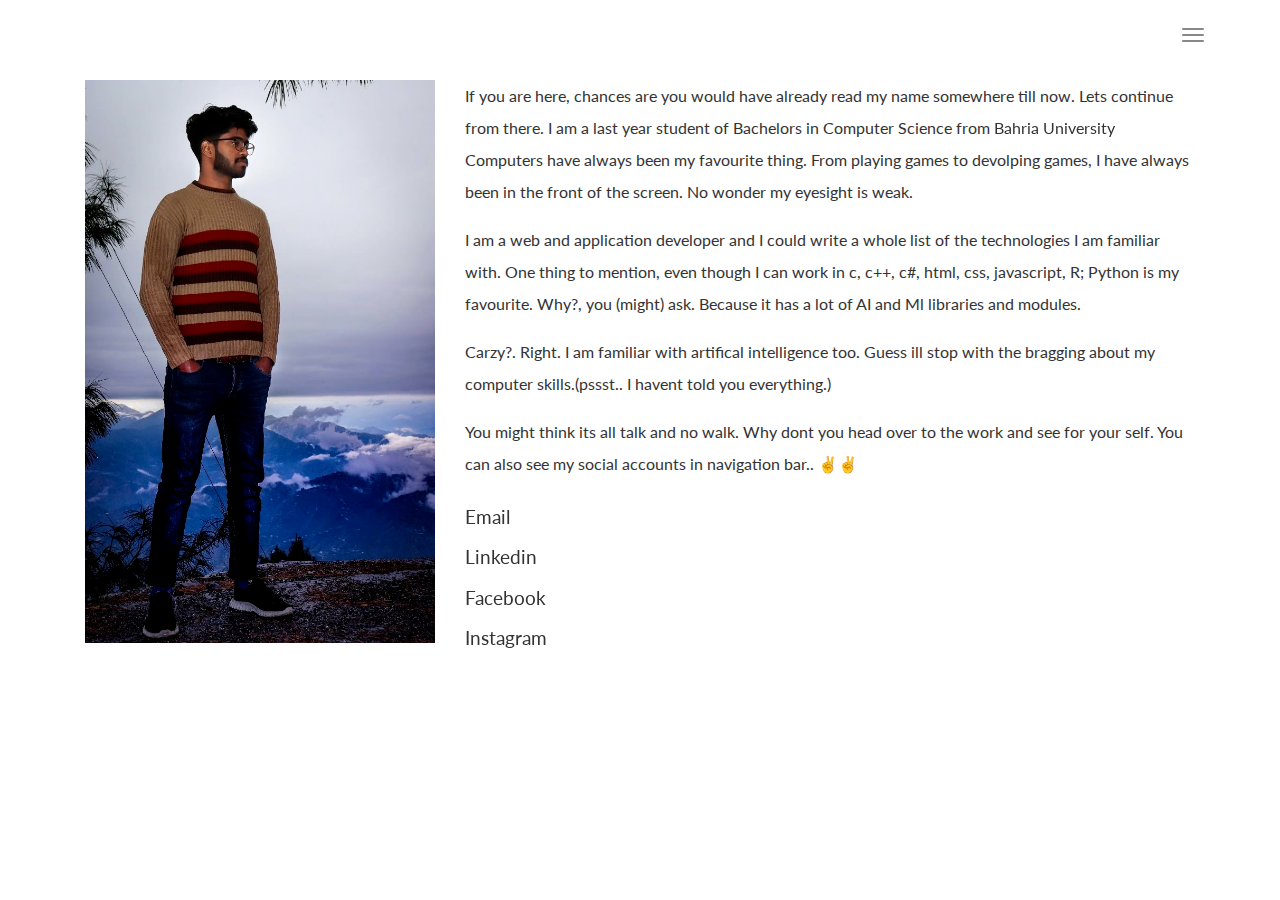
<file: about.html>
<!DOCTYPE html>
<html lang="en">

<head>
  <meta charset="UTF-8">
  <meta content="IE=edge" http-equiv="X-UA-Compatible">
  <meta content="width=device-width,initial-scale=1" name="viewport">
  <meta content="description" name="description">
  <meta name="google" content="notranslate" />
  <meta content="Mashup templates have been developped by Orson.io team" name="author">

  <!-- Disable tap highlight on IE -->
  <meta name="msapplication-tap-highlight" content="no">
  
  <link rel="apple-touch-icon" sizes="180x180" href="./assets/apple-icon-180x180.png">
  <link href="./assets/favicon.ico" rel="icon">
  
  <title>Abdulkarim Ahmed</title>  

<link href="./main.3da94fde.css" rel="stylesheet"></head>
<link href="style.css" rel="stylesheet"></head>

<body>

<!-- Add your content of header -->

<header>
  <nav class="navbar navbar-fixed-top navbar-default">
    <div class="container">
        <button type="button" class="navbar-toggle">
          <span class="sr-only">Toggle navigation</span>
          <span class="icon-bar"></span>
          <span class="icon-bar"></span>
          <span class="icon-bar"></span>
        </button>
        
      <nav class="navbar-fullscreen" id="navbar-middle">
        <button type="button" class="close" aria-label="Close"><span aria-hidden="true">&times;</span></button>
        <ul class="navbar-fullscreen-links">
          <li><a href="./index.html" title="">Home</a></li>
          <li><a href="./about.html" title="">About me</a></li>\
        </ul>

        <div class="footer-container">
           
          <p class="footer-share-icons">
              <a href="https://twitter.com/AayKaayyy" class="fa-icon" title="">
                  <i class="fa fa-twitter" aria-hidden="true"></i>
              </a>
              <a href="https://pk.linkedin.com/in/abdulkarim-ahmed-874287167" class="fa-icon" title="">
                  <i class="fa fa-linkedin" aria-hidden="true"></i>
              </a>
            
                <a href="https://www.facebook.com/ak856" class="fa-icon" title="">
                    <i class="fa fa-facebook" aria-hidden="true"></i></a>
            
        
                <a href="https://www.instagram.com/aaykaayyy"  class="fa-icon" title="">
                    <i class="fa fa-instagram" aria-hidden="true"></i></a>
            
            
            
          </p>
                       
        </div>


      </nav> 
    
    </div>
  </nav>
</header>
<div class="section-container content-container">
    <div class="container">
        <div class="row" style="height: 80%;">
            <div class="col-xs-12">
                <div class="col-md-4" >
                    <img src="images/about.png" 
                     class="img-responsive" alt=""> 
                </div>
                <div class="col-md-8">
                    <p>If you are here, chances are you would have already read my name somewhere till now. Lets continue from there.
                        I am a last year student of Bachelors in Computer Science from <a class="hvr-grow" href="bahria.edu.pk">Bahria University</a>
                        Computers have always been my favourite thing. From playing games to devolping games, I have always been in the front of the screen.
                        No wonder my eyesight is weak.                         
                    </p>
                    <p>
                        I am a web and application developer and I could write a whole list of the technologies I am familiar with. 
                        One thing to mention, even though I can work in c, c++, c#, html, css, javascript, R; Python is my favourite. Why?, you (might) ask.
                        Because it has a lot of AI and Ml libraries and modules.                        
                    </p>
                    <p>
                        Carzy?. Right. I am familiar with artifical intelligence too. Guess ill stop with the bragging about my computer skills.(pssst.. I havent told you everything.)
                    </p>
                    <p>
                        You might think its all talk and no walk. Why dont you head over to the <a href="project.html">work</a>
                        and see for your self. You can also see my social accounts in navigation bar.. ✌️✌️                         
                    </p>
                    <ul class="list-unstyled" style="font-size: larger;">
                        <li>
                            <a href="mailto:aaykay865@gmail.com" title="" class="hvr-wobble-horizontal link-like-text">Email</a>
                        </li>
                        <li>
                            <a href="https://pk.linkedin.com/in/abdulkarim-ahmed-874287167" title="" class="hvr-wobble-horizontal link-like-text">Linkedin</a>
                        </li>
                        <li>
                            <a href="https://www.facebook.com/ak856" title="" class="hvr-wobble-horizontal link-like-text">Facebook</a>
                        </li>
                        <li>
                            <a href="https://www.instagram.com/aaykaayyy" title="" class="hvr-wobble-horizontal link-like-text">Instagram</a>
                        </li>
                    </ul>
                </div>
            </div>
        </div>
    </div>
</div>




<script>
    document.addEventListener("DOMContentLoaded", function (event) {
      navbarToggleSidebar();
      closeMenuBeforeGoingToPage();
      navActivePage();
    });
</script>
 <script type="text/javascript" src="./main.4c6e144e.js"></script></body>

</html>
</file>
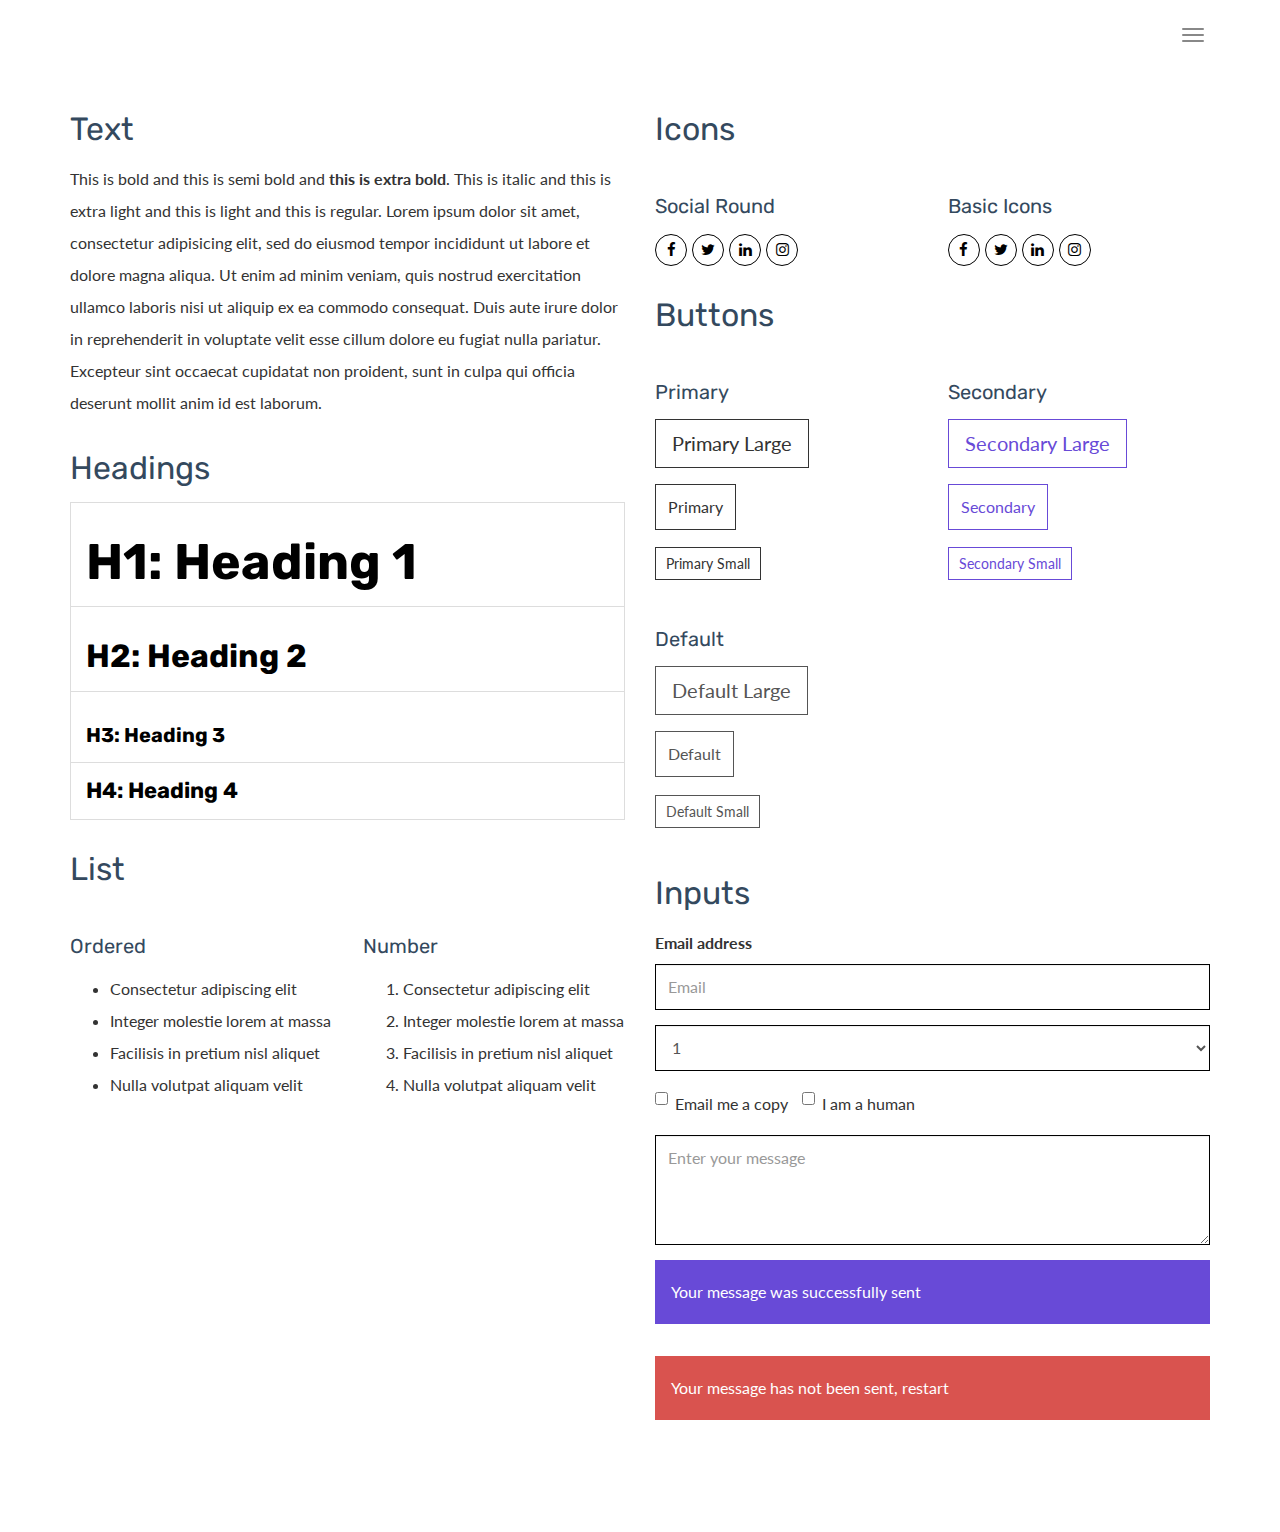
<file: components.html>
<!DOCTYPE html>
<html lang="en">

<head>
  <meta charset="UTF-8">
  <meta content="IE=edge" http-equiv="X-UA-Compatible">
  <meta content="width=device-width,initial-scale=1" name="viewport">
  <meta content="description" name="description">
  <meta name="google" content="notranslate" />
  <meta content="Mashup templates have been developped by Orson.io team" name="author">

  <!-- Disable tap highlight on IE -->
  <meta name="msapplication-tap-highlight" content="no">
  
  <link rel="apple-touch-icon" sizes="180x180" href="./assets/apple-icon-180x180.png">
  <link href="./assets/favicon.ico" rel="icon">
  
  <title>Title page</title>  

<link href="./main.3da94fde.css" rel="stylesheet"></head>

<body>

 <!-- Add your content of header -->

<header>
  <nav class="navbar navbar-fixed-top navbar-default">
    <div class="container">
        <button type="button" class="navbar-toggle">
          <span class="sr-only">Toggle navigation</span>
          <span class="icon-bar"></span>
          <span class="icon-bar"></span>
          <span class="icon-bar"></span>
        </button>
        
      <nav class="navbar-fullscreen" id="navbar-middle">
        <button type="button" class="close" aria-label="Close"><span aria-hidden="true">&times;</span></button>
        <ul class="navbar-fullscreen-links">
          <li><a href="./index.html" title="">Home</a></li>
          <li><a href="./project.html" title="">Project</a></li>
          <li><a href="./about.html" title="">About me</a></li>
          <li><a href="./components.html" title="">Components</a></li>
        </ul>

        <div class="footer-container">
           
          <p><small>© Untitled | Website created with <a href="http://www.mashup-template.com/" title="Create website with free html template">Mashup Template</a>/<a href="https://www.unsplash.com/" title="Beautiful Free Images">Unsplash</a></small></p>
          <p class="footer-share-icons">
              <a href="https://www.twitter.com" class="fa-icon" title="">
                  <i class="fa fa-twitter" aria-hidden="true"></i>
              </a>
              <a href="https://www.linkedin.com" class="fa-icon" title="">
                  <i class="fa fa-instagram" aria-hidden="true"></i>
              </a>
              <a href="https://www.behance.com" class="fa-icon" title="">
                  <i class="fa fa-behance" aria-hidden="true"></i>
              </a>
              <a href="https://www.vimeo.com" class="fa-icon" title="">
                  <i class="fa fa-vimeo" aria-hidden="true"></i>
              </a>
          </p>
                       
        </div>


      </nav> 
    
    </div>
  </nav>
</header>

<div class="section-container">
  <!-- Add your site or app content here -->
  <div class="container">
    <div class="row">
      <div class="col-xs-12 col-md-6">

        <div class="template-example">
          <h2 class="template-title-example">Text</h2>
          <p>This is bold and this is semi bold and <b>this is extra bold</b>. This is italic and this is extra light and this is light
          and this is regular. Lorem ipsum dolor sit amet, consectetur adipisicing elit, sed do eiusmod
          tempor incididunt ut labore et dolore magna aliqua. Ut enim ad minim veniam,
          quis nostrud exercitation ullamco laboris nisi ut aliquip ex ea commodo
          consequat. Duis aute irure dolor in <a href="" title="">reprehenderit</a> in voluptate velit esse
          cillum dolore eu fugiat nulla pariatur. Excepteur sint occaecat cupidatat non
          proident, sunt in culpa qui officia deserunt mollit anim id est laborum.
          </p>
        </div>

        <div class="template-example">
          <h2 class="template-title-example">Headings</h2>
          
          <table class="table table-bordered">
            <tr><td><h1>H1: Heading 1</h1></td></tr>
            <tr><td><h2>H2: Heading 2</h2></td></tr>
            <tr><td><h3>H3: Heading 3</h3></td></tr>
            <tr><td><h4>H4: Heading 4</h4></td></tr>
          </table>
        </div>

        <div class="template-example">
          <h2 class="template-title-example">List</h2>
          <div class="row">
            <div class="col-md-6">
              <h3 class="template-title-example">Ordered</h3>
              <ul>
                <li>Consectetur adipiscing elit</li>
                <li>Integer molestie lorem at massa</li>
                <li>Facilisis in pretium nisl aliquet</li>
                <li>Nulla volutpat aliquam velit</li>
              </ul>
            </div>
            <div class="col-md-6">
              <h3 class="template-title-example">Number</h3>
              <ol>
                <li>Consectetur adipiscing elit</li>
                <li>Integer molestie lorem at massa</li>
                <li>Facilisis in pretium nisl aliquet</li>
                <li>Nulla volutpat aliquam velit</li>
              </ol>
            </div>
          </div>
        </div>

        
      </div>

      <div class="col-xs-12 col-md-6">
        <div class="template-example">
          <h2 class="template-title-example">Icons</h2>
          
          <div class="row">
            <div class="col-md-6">
              <h3 class="template-title-example">Social Round</h2>
              <ul class="list-icons">
                <li>
                  <a href="" class="social-round-icon fa-icon">
                    <i class="fa fa-facebook"></i>
                  </a>
                </li>
                <li>
                  <a href="" class="social-round-icon fa-icon">
                    <i class="fa fa-twitter"></i>
                  </a>
                </li>
                <li>
                  <a href="" class="social-round-icon fa-icon">
                    <i class="fa fa-linkedin"></i>
                  </a>
                </li>
                <li>
                  <a href="" class="social-round-icon fa-icon">
                    <i class="fa fa-instagram"></i>
                  </a>
                </li>
              </ul>
            </div>
            <div class="col-md-6">
               <h3 class="template-title-example">Basic Icons</h2>
                <ul class="list-icons">
                  <li>
                    <span class="fa-icon">
                      <i class="fa fa-facebook"></i>
                    </span>
                  </li>
                  <li>
                    <span class="fa-icon">
                      <i class="fa fa-twitter"></i>
                    </span>
                  </li>
                  <li>
                    <span class="fa-icon">
                      <i class="fa fa-linkedin"></i>
                    </span>
                  </li>
                  <li>
                    <span class="fa-icon">
                      <i class="fa fa-instagram"></i>
                    </span>
                  </li>
                </ul>
            </div>

          </div>


          


        </div>

        <div class="template-example">
          <h2 class="template-title-example">Buttons</h2>
          <div class="row">
            <div class="col-md-6">
              <h3 class="template-title-example">Primary</h2>
              <div class="row">
                  <div class="col-md-6">
                  <p><a href="" class="btn btn-primary btn-lg">Primary Large</a></p>
                  <p><a href="" class="btn btn-primary">Primary </a></p>
                  <p><a href="" class="btn btn-primary btn-sm">Primary Small</a></p>
                </div>
              </div>

              <h3 class="template-title-example">Default</h2>
              <div class="row">
                  <div class="col-md-6">
                  <p><a href="" class="btn btn-default btn-lg">Default Large</a></p>
                  <p><a href="" class="btn btn-default">Default </a></p>
                  <p><a href="" class="btn btn-default btn-sm">Default Small</a></p>
                </div>
              </div>

            </div>

            <div class="col-md-6">
              <h3 class="template-title-example">Secondary</h2>
              <div class="row">
                  <div class="col-md-6">
                  <p><a href="" class="btn btn-info btn-lg">Secondary Large</a></p>
                  <p><a href="" class="btn btn-info">Secondary </a></p>
                  <p><a href="" class="btn btn-info btn-sm">Secondary Small</a></p>
                </div>
              </div>
            </div>
          </div>
        </div>
        
        <div class="template-example">
          <h2 class="template-title-example">Inputs</h2>

            <div class="form-group">
              <label for="exampleInputEmail1">Email address</label>
              <input type="email" class="form-control" id="exampleInputEmail1" placeholder="Email">
            </div>

            <div class="form-group">
              <select class="form-control">
                <option>1</option>
                <option>2</option>
                <option>3</option>
                <option>4</option>
                <option>5</option>
              </select>
            </div>

            <div class="form-group">
              <label class="checkbox-inline">
                <input 
                type="checkbox" id="inlineCheckbox1" value="option1"> Email me a copy
              </label>
              <label class="checkbox-inline">
                <input type="checkbox" id="inlineCheckbox2" value="option2"> I am a human
              </label>
            </div>

            <div class="form-group">
              <textarea class="form-control" rows="3" placeholder="Enter your message"></textarea>
            </div>
            
            <div class="alert alert-success" role="alert">Your message was successfully sent</div>
            <div class="alert alert-danger" role="alert">Your message has not been sent, restart</div>
        </div>




      </div>
    </div>
  </div>

</div>




<script>
    document.addEventListener("DOMContentLoaded", function (event) {
      navbarToggleSidebar();
      closeMenuBeforeGoingToPage();
      navActivePage();
    });
</script>
 <script type="text/javascript" src="./main.4c6e144e.js"></script></body>

</html>
</file>
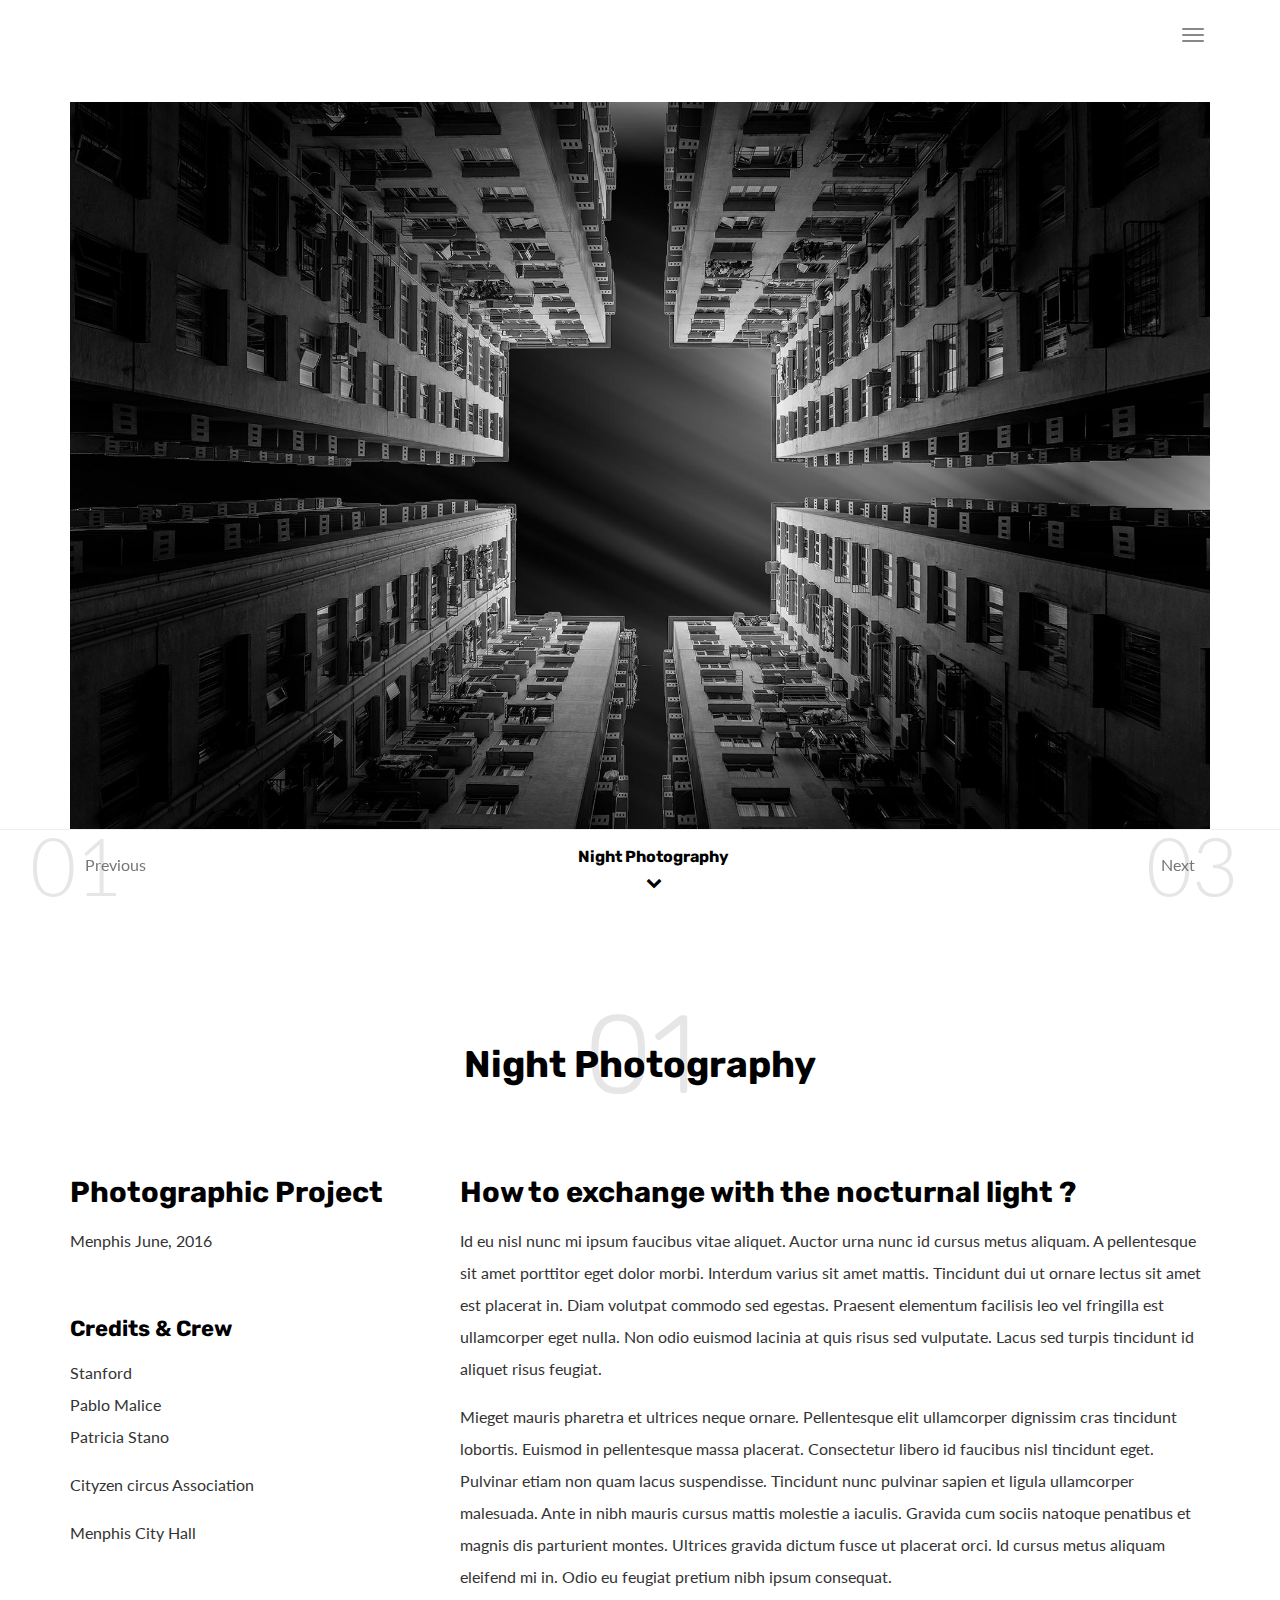
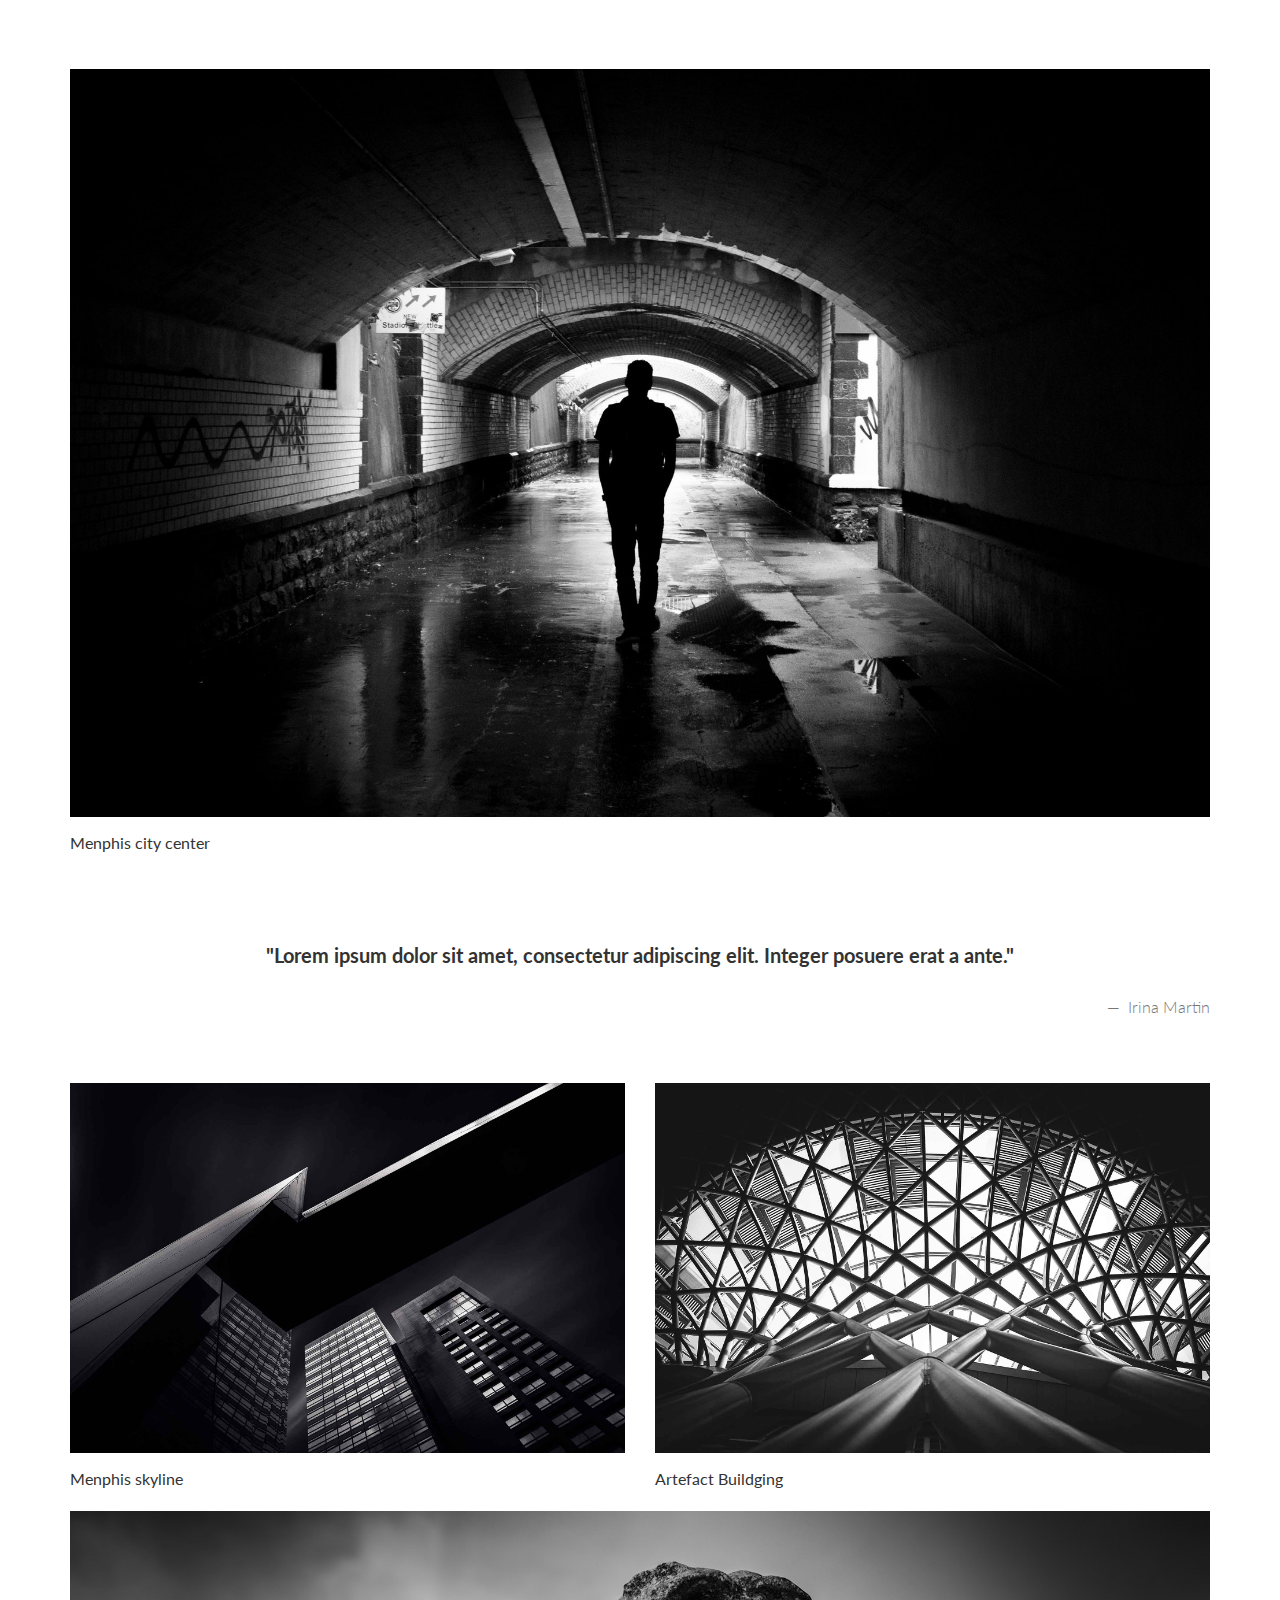
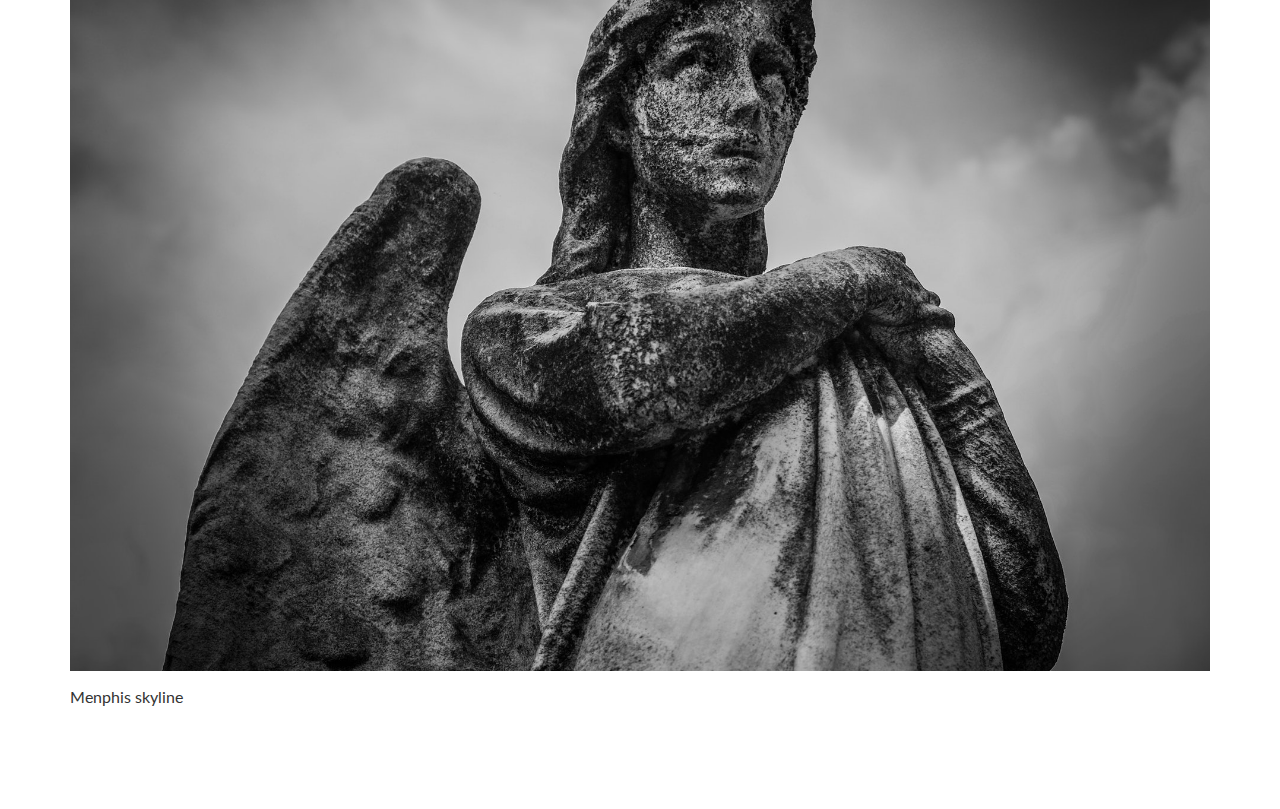
<file: project.html>
<!DOCTYPE html>
<html lang="en">

<head>
  <meta charset="UTF-8">
  <meta content="IE=edge" http-equiv="X-UA-Compatible">
  <meta content="width=device-width,initial-scale=1" name="viewport">
  <meta content="description" name="description">
  
  <link rel="apple-touch-icon" sizes="180x180" href="./assets/apple-icon-180x180.png">
  <link href="./assets/favicon.ico" rel="icon">
  
  <title>Abdulkarim Ahmed</title>  

<link href="./main.3da94fde.css" rel="stylesheet"></head>

<body>

 Abdulkarim Ahmed

<header>
  <nav class="navbar navbar-fixed-top navbar-default">
    <div class="container">
        <button type="button" class="navbar-toggle">
          <span class="sr-only">Toggle navigation</span>
          <span class="icon-bar"></span>
          <span class="icon-bar"></span>
          <span class="icon-bar"></span>
        </button>
        
      <nav class="navbar-fullscreen" id="navbar-middle">
        <button type="button" class="close" aria-label="Close"><span aria-hidden="true">&times;</span></button>
        <ul class="navbar-fullscreen-links">
          <li><a href="./index.html" title="">Home</a></li>
          <li><a href="./project.html" title="">Project</a></li>
          <li><a href="./about.html" title="">About me</a></li>
        </ul>

        <div class="footer-container">
           
          <p class="footer-share-icons">
              <a href="https://www.twitter.com/" class="fa-icon" title="">
                  <i class="fa fa-twitter" aria-hidden="true"></i>
              </a>
              <a href="https://www.linkedin.com" class="fa-icon" title="">
                  <i class="fa fa-instagram" aria-hidden="true"></i>
              </a>
              <a href="https://www.behance.com" class="fa-icon" title="">
                  <i class="fa fa-behance" aria-hidden="true"></i>
              </a>
              <a href="https://www.vimeo.com" class="fa-icon" title="">
                  <i class="fa fa-vimeo" aria-hidden="true"></i>
              </a>
          </p>
                       
        </div>


      </nav> 
    
    </div>
  </nav>
</header>

  
<div class="hero-full-container background-image-container white-text-container" style="background-image:url('./assets/images/img-08.jpg')">
  <div class="container">
    <div class="row">
      <div class="col-xs-12">
        <div class="hero-full-wrapper">
          <div class="text-content  text-center">
          </div>
        </div>
      </div>
    </div>
  </div>
</div>

<div class="section-container">
  <div class="container">
    <div class="row">
      <div class="col-xs-12">
        <div class="text-center section-container-spacer">
          <h2 class="with-project-number"><span class="project-number">01</span>Night Photography</h2>
        </div>
        <div class="row section-container-spacer">
          <div class="col-md-4">
              <div class="section-container-spacer">
                <h3>Photographic Project</h3>
                <p>Menphis June, 2016</p>
              </div>

              <h4>Credits & Crew</h4>
              
              <ul class="list-unstyled">
                <li>Stanford</li> 
                <li>Pablo Malice</li>
                <li>Patricia Stano</li>
              </ul>
              

              <p>Cityzen circus Association</p>
              <p>Menphis City Hall</p>
          </div>
          <div class="col-md-8">
            <h3>How to exchange with the nocturnal light ?</h3>
            <p>Id eu nisl nunc mi ipsum faucibus vitae aliquet. Auctor urna nunc id cursus metus aliquam. A pellentesque sit amet
              porttitor eget dolor morbi. Interdum varius sit amet mattis. Tincidunt dui ut ornare lectus sit amet est placerat
              in. Diam volutpat commodo sed egestas. Praesent elementum facilisis leo vel fringilla est ullamcorper eget nulla.
              Non odio euismod lacinia at quis risus sed vulputate. Lacus sed turpis tincidunt id aliquet risus feugiat.</p>
              <p> Mieget mauris pharetra et ultrices neque ornare. Pellentesque elit ullamcorper dignissim cras tincidunt lobortis.
              Euismod in pellentesque massa placerat. Consectetur libero id faucibus nisl tincidunt eget. Pulvinar etiam non
              quam lacus suspendisse. Tincidunt nunc pulvinar sapien et ligula ullamcorper malesuada. Ante in nibh mauris cursus
              mattis molestie a iaculis. Gravida cum sociis natoque penatibus et magnis dis parturient montes. Ultrices gravida
              dictum fusce ut placerat orci. Id cursus metus aliquam eleifend mi in. Odio eu feugiat pretium nibh ipsum consequat.
            </p>
          </div>
        </div>


        <img src="./assets/images/img-03.jpg" alt="" class="img-responsive">
        <p>Menphis city center</p>

        <blockquote class="text-center large-spacing">
            <p>"Lorem ipsum dolor sit amet, consectetur adipiscing elit. Integer posuere erat a ante."</p>
            <small class="pull-right">Irina Martin</small>
        </blockquote>
        
        <div class="row">
            <div class="col-md-6">
            <img src="./assets/images/img-02.jpg" class="img-responsive" alt="">
            <p>Menphis skyline</p>
            </div>
            <div class="col-md-6">
            <img src="./assets/images/img-01.jpg" class="img-responsive" alt="">
            <p>Artefact Buildging</p>
            </div>
        </div>

        <img src="./assets/images/img-04.jpg" class="img-responsive" alt="">
        <p>Menphis skyline</p>

      </div>
    </div>
  </div>
</div>

<div class="navbar navbar-default navbar-fixed-bottom">
  <div class="container">
    <div class="row">
      <div class="col-xs-12 text-center">
        <ul class="navbar-nav nav">
          <li>
            <a href="" title="" class="project-nav left"><span class="project-number">01</span>Previous</a>
          </li>
        </ul>
        <p class="h5 navbar-text">Night Photography <i class="fa fa-chevron-down arrow-down" aria-hidden="true"></i></p>

        <ul class="navbar-nav nav navbar-right">
          <li>
            <a href="" title="" class="project-nav right"><span class="project-number">03</span>Next </a>
          </li>
        </ul>
      </div>
    </div>
  </div>
</div>





<script>
    document.addEventListener("DOMContentLoaded", function (event) {
      navbarToggleSidebar();
      closeMenuBeforeGoingToPage();
      navActivePage();
    });
</script>
 <script type="text/javascript" src="./main.4c6e144e.js"></script></body>

</html>
</file>
<file: style.css>
.hvr-grow{display:inline-block;vertical-align:top;-webkit-transform:perspective(1px) translateZ(0);transform:perspective(1px) translateZ(0);box-shadow:0 0 1px rgba(0,0,0,0);-webkit-transition-duration:.3s;transition-duration:.3s;-webkit-transition-property:transform;transition-property:transform}.hvr-grow:active,.hvr-grow:focus,.hvr-grow:hover{-webkit-transform:scale(1.1);transform:scale(1.1)}.hvr-shrink{display:inline-block;vertical-align:middle;-webkit-transform:perspective(1px) translateZ(0);transform:perspective(1px) translateZ(0);box-shadow:0 0 1px rgba(0,0,0,0);-webkit-transition-duration:.3s;transition-duration:.3s;-webkit-transition-property:transform;transition-property:transform}.hvr-shrink:active,.hvr-shrink:focus,.hvr-shrink:hover{-webkit-transform:scale(0.9);transform:scale(0.9)}@-webkit-keyframes hvr-pulse{25%{-webkit-transform:scale(1.1);transform:scale(1.1)}75%{-webkit-transform:scale(0.9);transform:scale(0.9)}}@keyframes hvr-pulse{25%{-webkit-transform:scale(1.1);transform:scale(1.1)}75%{-webkit-transform:scale(0.9);transform:scale(0.9)}}.hvr-pulse{display:inline-block;vertical-align:middle;-webkit-transform:perspective(1px) translateZ(0);transform:perspective(1px) translateZ(0);box-shadow:0 0 1px rgba(0,0,0,0)}.hvr-pulse:active,.hvr-pulse:focus,.hvr-pulse:hover{-webkit-animation-name:hvr-pulse;animation-name:hvr-pulse;-webkit-animation-duration:1s;animation-duration:1s;-webkit-animation-timing-function:linear;animation-timing-function:linear;-webkit-animation-iteration-count:infinite;animation-iteration-count:infinite}@-webkit-keyframes hvr-pulse-grow{to{-webkit-transform:scale(1.1);transform:scale(1.1)}}@keyframes hvr-pulse-grow{to{-webkit-transform:scale(1.1);transform:scale(1.1)}}.hvr-pulse-grow{display:inline-block;vertical-align:middle;-webkit-transform:perspective(1px) translateZ(0);transform:perspective(1px) translateZ(0);box-shadow:0 0 1px rgba(0,0,0,0)}.hvr-pulse-grow:active,.hvr-pulse-grow:focus,.hvr-pulse-grow:hover{-webkit-animation-name:hvr-pulse-grow;animation-name:hvr-pulse-grow;-webkit-animation-duration:.3s;animation-duration:.3s;-webkit-animation-timing-function:linear;animation-timing-function:linear;-webkit-animation-iteration-count:infinite;animation-iteration-count:infinite;-webkit-animation-direction:alternate;animation-direction:alternate}@-webkit-keyframes hvr-pulse-shrink{to{-webkit-transform:scale(0.9);transform:scale(0.9)}}@keyframes hvr-pulse-shrink{to{-webkit-transform:scale(0.9);transform:scale(0.9)}}.hvr-pulse-shrink{display:inline-block;vertical-align:middle;-webkit-transform:perspective(1px) translateZ(0);transform:perspective(1px) translateZ(0);box-shadow:0 0 1px rgba(0,0,0,0)}.hvr-pulse-shrink:active,.hvr-pulse-shrink:focus,.hvr-pulse-shrink:hover{-webkit-animation-name:hvr-pulse-shrink;animation-name:hvr-pulse-shrink;-webkit-animation-duration:.3s;animation-duration:.3s;-webkit-animation-timing-function:linear;animation-timing-function:linear;-webkit-animation-iteration-count:infinite;animation-iteration-count:infinite;-webkit-animation-direction:alternate;animation-direction:alternate}@-webkit-keyframes hvr-push{50%{-webkit-transform:scale(0.8);transform:scale(0.8)}100%{-webkit-transform:scale(1);transform:scale(1)}}@keyframes hvr-push{50%{-webkit-transform:scale(0.8);transform:scale(0.8)}100%{-webkit-transform:scale(1);transform:scale(1)}}.hvr-push{display:inline-block;vertical-align:middle;-webkit-transform:perspective(1px) translateZ(0);transform:perspective(1px) translateZ(0);box-shadow:0 0 1px rgba(0,0,0,0)}.hvr-push:active,.hvr-push:focus,.hvr-push:hover{-webkit-animation-name:hvr-push;animation-name:hvr-push;-webkit-animation-duration:.3s;animation-duration:.3s;-webkit-animation-timing-function:linear;animation-timing-function:linear;-webkit-animation-iteration-count:1;animation-iteration-count:1}@-webkit-keyframes hvr-pop{50%{-webkit-transform:scale(1.2);transform:scale(1.2)}}@keyframes hvr-pop{50%{-webkit-transform:scale(1.2);transform:scale(1.2)}}.hvr-pop{display:inline-block;vertical-align:middle;-webkit-transform:perspective(1px) translateZ(0);transform:perspective(1px) translateZ(0);box-shadow:0 0 1px rgba(0,0,0,0)}.hvr-pop:active,.hvr-pop:focus,.hvr-pop:hover{-webkit-animation-name:hvr-pop;animation-name:hvr-pop;-webkit-animation-duration:.3s;animation-duration:.3s;-webkit-animation-timing-function:linear;animation-timing-function:linear;-webkit-animation-iteration-count:1;animation-iteration-count:1}.hvr-bounce-in{display:inline-block;vertical-align:middle;-webkit-transform:perspective(1px) translateZ(0);transform:perspective(1px) translateZ(0);box-shadow:0 0 1px rgba(0,0,0,0);-webkit-transition-duration:.5s;transition-duration:.5s}.hvr-bounce-in:active,.hvr-bounce-in:focus,.hvr-bounce-in:hover{-webkit-transform:scale(1.2);transform:scale(1.2);-webkit-transition-timing-function:cubic-bezier(0.47,2.02,.31,-.36);transition-timing-function:cubic-bezier(0.47,2.02,.31,-.36)}.hvr-bounce-out{display:inline-block;vertical-align:middle;-webkit-transform:perspective(1px) translateZ(0);transform:perspective(1px) translateZ(0);box-shadow:0 0 1px rgba(0,0,0,0);-webkit-transition-duration:.5s;transition-duration:.5s}.hvr-bounce-out:active,.hvr-bounce-out:focus,.hvr-bounce-out:hover{-webkit-transform:scale(0.8);transform:scale(0.8);-webkit-transition-timing-function:cubic-bezier(0.47,2.02,.31,-.36);transition-timing-function:cubic-bezier(0.47,2.02,.31,-.36)}.hvr-rotate{display:inline-block;vertical-align:middle;-webkit-transform:perspective(1px) translateZ(0);transform:perspective(1px) translateZ(0);box-shadow:0 0 1px rgba(0,0,0,0);-webkit-transition-duration:.3s;transition-duration:.3s;-webkit-transition-property:transform;transition-property:transform}.hvr-rotate:active,.hvr-rotate:focus,.hvr-rotate:hover{-webkit-transform:rotate(4deg);transform:rotate(4deg)}.hvr-grow-rotate{display:inline-block;vertical-align:middle;-webkit-transform:perspective(1px) translateZ(0);transform:perspective(1px) translateZ(0);box-shadow:0 0 1px rgba(0,0,0,0);-webkit-transition-duration:.3s;transition-duration:.3s;-webkit-transition-property:transform;transition-property:transform}.hvr-grow-rotate:active,.hvr-grow-rotate:focus,.hvr-grow-rotate:hover{-webkit-transform:scale(1.1) rotate(4deg);transform:scale(1.1) rotate(4deg)}.hvr-float{display:inline-block;vertical-align:middle;-webkit-transform:perspective(1px) translateZ(0);transform:perspective(1px) translateZ(0);box-shadow:0 0 1px rgba(0,0,0,0);-webkit-transition-duration:.3s;transition-duration:.3s;-webkit-transition-property:transform;transition-property:transform;-webkit-transition-timing-function:ease-out;transition-timing-function:ease-out}.hvr-float:active,.hvr-float:focus,.hvr-float:hover{-webkit-transform:translateY(-8px);transform:translateY(-8px)}.hvr-sink{display:inline-block;vertical-align:middle;-webkit-transform:perspective(1px) translateZ(0);transform:perspective(1px) translateZ(0);box-shadow:0 0 1px rgba(0,0,0,0);-webkit-transition-duration:.3s;transition-duration:.3s;-webkit-transition-property:transform;transition-property:transform;-webkit-transition-timing-function:ease-out;transition-timing-function:ease-out}.hvr-sink:active,.hvr-sink:focus,.hvr-sink:hover{-webkit-transform:translateY(8px);transform:translateY(8px)}@-webkit-keyframes hvr-bob{0%{-webkit-transform:translateY(-8px);transform:translateY(-8px)}50%{-webkit-transform:translateY(-4px);transform:translateY(-4px)}100%{-webkit-transform:translateY(-8px);transform:translateY(-8px)}}@keyframes hvr-bob{0%{-webkit-transform:translateY(-8px);transform:translateY(-8px)}50%{-webkit-transform:translateY(-4px);transform:translateY(-4px)}100%{-webkit-transform:translateY(-8px);transform:translateY(-8px)}}@-webkit-keyframes hvr-bob-float{100%{-webkit-transform:translateY(-8px);transform:translateY(-8px)}}@keyframes hvr-bob-float{100%{-webkit-transform:translateY(-8px);transform:translateY(-8px)}}.hvr-bob{display:inline-block;vertical-align:middle;-webkit-transform:perspective(1px) translateZ(0);transform:perspective(1px) translateZ(0);box-shadow:0 0 1px rgba(0,0,0,0)}.hvr-bob:active,.hvr-bob:focus,.hvr-bob:hover{-webkit-animation-name:hvr-bob-float,hvr-bob;animation-name:hvr-bob-float,hvr-bob;-webkit-animation-duration:.3s,1.5s;animation-duration:.3s,1.5s;-webkit-animation-delay:0s,.3s;animation-delay:0s,.3s;-webkit-animation-timing-function:ease-out,ease-in-out;animation-timing-function:ease-out,ease-in-out;-webkit-animation-iteration-count:1,infinite;animation-iteration-count:1,infinite;-webkit-animation-fill-mode:forwards;animation-fill-mode:forwards;-webkit-animation-direction:normal,alternate;animation-direction:normal,alternate}@-webkit-keyframes hvr-hang{0%{-webkit-transform:translateY(8px);transform:translateY(8px)}50%{-webkit-transform:translateY(4px);transform:translateY(4px)}100%{-webkit-transform:translateY(8px);transform:translateY(8px)}}@keyframes hvr-hang{0%{-webkit-transform:translateY(8px);transform:translateY(8px)}50%{-webkit-transform:translateY(4px);transform:translateY(4px)}100%{-webkit-transform:translateY(8px);transform:translateY(8px)}}@-webkit-keyframes hvr-hang-sink{100%{-webkit-transform:translateY(8px);transform:translateY(8px)}}@keyframes hvr-hang-sink{100%{-webkit-transform:translateY(8px);transform:translateY(8px)}}.hvr-hang{display:inline-block;vertical-align:middle;-webkit-transform:perspective(1px) translateZ(0);transform:perspective(1px) translateZ(0);box-shadow:0 0 1px rgba(0,0,0,0)}.hvr-hang:active,.hvr-hang:focus,.hvr-hang:hover{-webkit-animation-name:hvr-hang-sink,hvr-hang;animation-name:hvr-hang-sink,hvr-hang;-webkit-animation-duration:.3s,1.5s;animation-duration:.3s,1.5s;-webkit-animation-delay:0s,.3s;animation-delay:0s,.3s;-webkit-animation-timing-function:ease-out,ease-in-out;animation-timing-function:ease-out,ease-in-out;-webkit-animation-iteration-count:1,infinite;animation-iteration-count:1,infinite;-webkit-animation-fill-mode:forwards;animation-fill-mode:forwards;-webkit-animation-direction:normal,alternate;animation-direction:normal,alternate}.hvr-skew{display:inline-block;vertical-align:middle;-webkit-transform:perspective(1px) translateZ(0);transform:perspective(1px) translateZ(0);box-shadow:0 0 1px rgba(0,0,0,0);-webkit-transition-duration:.3s;transition-duration:.3s;-webkit-transition-property:transform;transition-property:transform}.hvr-skew:active,.hvr-skew:focus,.hvr-skew:hover{-webkit-transform:skew(-10deg);transform:skew(-10deg)}.hvr-skew-forward{display:inline-block;vertical-align:middle;-webkit-transform:perspective(1px) translateZ(0);transform:perspective(1px) translateZ(0);box-shadow:0 0 1px rgba(0,0,0,0);-webkit-transition-duration:.3s;transition-duration:.3s;-webkit-transition-property:transform;transition-property:transform;-webkit-transform-origin:0 100%;transform-origin:0 100%}.hvr-skew-forward:active,.hvr-skew-forward:focus,.hvr-skew-forward:hover{-webkit-transform:skew(-10deg);transform:skew(-10deg)}.hvr-skew-backward{display:inline-block;vertical-align:middle;-webkit-transform:perspective(1px) translateZ(0);transform:perspective(1px) translateZ(0);box-shadow:0 0 1px rgba(0,0,0,0);-webkit-transition-duration:.3s;transition-duration:.3s;-webkit-transition-property:transform;transition-property:transform;-webkit-transform-origin:0 100%;transform-origin:0 100%}.hvr-skew-backward:active,.hvr-skew-backward:focus,.hvr-skew-backward:hover{-webkit-transform:skew(10deg);transform:skew(10deg)}@-webkit-keyframes hvr-wobble-vertical{16.65%{-webkit-transform:translateY(8px);transform:translateY(8px)}33.3%{-webkit-transform:translateY(-6px);transform:translateY(-6px)}49.95%{-webkit-transform:translateY(4px);transform:translateY(4px)}66.6%{-webkit-transform:translateY(-2px);transform:translateY(-2px)}83.25%{-webkit-transform:translateY(1px);transform:translateY(1px)}100%{-webkit-transform:translateY(0);transform:translateY(0)}}@keyframes hvr-wobble-vertical{16.65%{-webkit-transform:translateY(8px);transform:translateY(8px)}33.3%{-webkit-transform:translateY(-6px);transform:translateY(-6px)}49.95%{-webkit-transform:translateY(4px);transform:translateY(4px)}66.6%{-webkit-transform:translateY(-2px);transform:translateY(-2px)}83.25%{-webkit-transform:translateY(1px);transform:translateY(1px)}100%{-webkit-transform:translateY(0);transform:translateY(0)}}.hvr-wobble-vertical{display:inline-block;vertical-align:middle;-webkit-transform:perspective(1px) translateZ(0);transform:perspective(1px) translateZ(0);box-shadow:0 0 1px rgba(0,0,0,0)}.hvr-wobble-vertical:active,.hvr-wobble-vertical:focus,.hvr-wobble-vertical:hover{-webkit-animation-name:hvr-wobble-vertical;animation-name:hvr-wobble-vertical;-webkit-animation-duration:1s;animation-duration:1s;-webkit-animation-timing-function:ease-in-out;animation-timing-function:ease-in-out;-webkit-animation-iteration-count:1;animation-iteration-count:1}@-webkit-keyframes hvr-wobble-horizontal{16.65%{-webkit-transform:translateX(8px);transform:translateX(8px)}33.3%{-webkit-transform:translateX(-6px);transform:translateX(-6px)}49.95%{-webkit-transform:translateX(4px);transform:translateX(4px)}66.6%{-webkit-transform:translateX(-2px);transform:translateX(-2px)}83.25%{-webkit-transform:translateX(1px);transform:translateX(1px)}100%{-webkit-transform:translateX(0);transform:translateX(0)}}@keyframes hvr-wobble-horizontal{16.65%{-webkit-transform:translateX(8px);transform:translateX(8px)}33.3%{-webkit-transform:translateX(-6px);transform:translateX(-6px)}49.95%{-webkit-transform:translateX(4px);transform:translateX(4px)}66.6%{-webkit-transform:translateX(-2px);transform:translateX(-2px)}83.25%{-webkit-transform:translateX(1px);transform:translateX(1px)}100%{-webkit-transform:translateX(0);transform:translateX(0)}}.hvr-wobble-horizontal{display:inline-block;vertical-align:middle;-webkit-transform:perspective(1px) translateZ(0);transform:perspective(1px) translateZ(0);box-shadow:0 0 1px rgba(0,0,0,0)}.hvr-wobble-horizontal:active,.hvr-wobble-horizontal:focus,.hvr-wobble-horizontal:hover{-webkit-animation-name:hvr-wobble-horizontal;animation-name:hvr-wobble-horizontal;-webkit-animation-duration:1s;animation-duration:1s;-webkit-animation-timing-function:ease-in-out;animation-timing-function:ease-in-out;-webkit-animation-iteration-count:1;animation-iteration-count:1}@-webkit-keyframes hvr-wobble-to-bottom-right{16.65%{-webkit-transform:translate(8px,8px);transform:translate(8px,8px)}33.3%{-webkit-transform:translate(-6px,-6px);transform:translate(-6px,-6px)}49.95%{-webkit-transform:translate(4px,4px);transform:translate(4px,4px)}66.6%{-webkit-transform:translate(-2px,-2px);transform:translate(-2px,-2px)}83.25%{-webkit-transform:translate(1px,1px);transform:translate(1px,1px)}100%{-webkit-transform:translate(0,0);transform:translate(0,0)}}@keyframes hvr-wobble-to-bottom-right{16.65%{-webkit-transform:translate(8px,8px);transform:translate(8px,8px)}33.3%{-webkit-transform:translate(-6px,-6px);transform:translate(-6px,-6px)}49.95%{-webkit-transform:translate(4px,4px);transform:translate(4px,4px)}66.6%{-webkit-transform:translate(-2px,-2px);transform:translate(-2px,-2px)}83.25%{-webkit-transform:translate(1px,1px);transform:translate(1px,1px)}100%{-webkit-transform:translate(0,0);transform:translate(0,0)}}.hvr-wobble-to-bottom-right{display:inline-block;vertical-align:middle;-webkit-transform:perspective(1px) translateZ(0);transform:perspective(1px) translateZ(0);box-shadow:0 0 1px rgba(0,0,0,0)}.hvr-wobble-to-bottom-right:active,.hvr-wobble-to-bottom-right:focus,.hvr-wobble-to-bottom-right:hover{-webkit-animation-name:hvr-wobble-to-bottom-right;animation-name:hvr-wobble-to-bottom-right;-webkit-animation-duration:1s;animation-duration:1s;-webkit-animation-timing-function:ease-in-out;animation-timing-function:ease-in-out;-webkit-animation-iteration-count:1;animation-iteration-count:1}@-webkit-keyframes hvr-wobble-to-top-right{16.65%{-webkit-transform:translate(8px,-8px);transform:translate(8px,-8px)}33.3%{-webkit-transform:translate(-6px,6px);transform:translate(-6px,6px)}49.95%{-webkit-transform:translate(4px,-4px);transform:translate(4px,-4px)}66.6%{-webkit-transform:translate(-2px,2px);transform:translate(-2px,2px)}83.25%{-webkit-transform:translate(1px,-1px);transform:translate(1px,-1px)}100%{-webkit-transform:translate(0,0);transform:translate(0,0)}}@keyframes hvr-wobble-to-top-right{16.65%{-webkit-transform:translate(8px,-8px);transform:translate(8px,-8px)}33.3%{-webkit-transform:translate(-6px,6px);transform:translate(-6px,6px)}49.95%{-webkit-transform:translate(4px,-4px);transform:translate(4px,-4px)}66.6%{-webkit-transform:translate(-2px,2px);transform:translate(-2px,2px)}83.25%{-webkit-transform:translate(1px,-1px);transform:translate(1px,-1px)}100%{-webkit-transform:translate(0,0);transform:translate(0,0)}}.hvr-wobble-to-top-right{display:inline-block;vertical-align:middle;-webkit-transform:perspective(1px) translateZ(0);transform:perspective(1px) translateZ(0);box-shadow:0 0 1px rgba(0,0,0,0)}.hvr-wobble-to-top-right:active,.hvr-wobble-to-top-right:focus,.hvr-wobble-to-top-right:hover{-webkit-animation-name:hvr-wobble-to-top-right;animation-name:hvr-wobble-to-top-right;-webkit-animation-duration:1s;animation-duration:1s;-webkit-animation-timing-function:ease-in-out;animation-timing-function:ease-in-out;-webkit-animation-iteration-count:1;animation-iteration-count:1}@-webkit-keyframes hvr-wobble-top{16.65%{-webkit-transform:skew(-12deg);transform:skew(-12deg)}33.3%{-webkit-transform:skew(10deg);transform:skew(10deg)}49.95%{-webkit-transform:skew(-6deg);transform:skew(-6deg)}66.6%{-webkit-transform:skew(4deg);transform:skew(4deg)}83.25%{-webkit-transform:skew(-2deg);transform:skew(-2deg)}100%{-webkit-transform:skew(0);transform:skew(0)}}@keyframes hvr-wobble-top{16.65%{-webkit-transform:skew(-12deg);transform:skew(-12deg)}33.3%{-webkit-transform:skew(10deg);transform:skew(10deg)}49.95%{-webkit-transform:skew(-6deg);transform:skew(-6deg)}66.6%{-webkit-transform:skew(4deg);transform:skew(4deg)}83.25%{-webkit-transform:skew(-2deg);transform:skew(-2deg)}100%{-webkit-transform:skew(0);transform:skew(0)}}.hvr-wobble-top{display:inline-block;vertical-align:middle;-webkit-transform:perspective(1px) translateZ(0);transform:perspective(1px) translateZ(0);box-shadow:0 0 1px rgba(0,0,0,0);-webkit-transform-origin:0 100%;transform-origin:0 100%}.hvr-wobble-top:active,.hvr-wobble-top:focus,.hvr-wobble-top:hover{-webkit-animation-name:hvr-wobble-top;animation-name:hvr-wobble-top;-webkit-animation-duration:1s;animation-duration:1s;-webkit-animation-timing-function:ease-in-out;animation-timing-function:ease-in-out;-webkit-animation-iteration-count:1;animation-iteration-count:1}@-webkit-keyframes hvr-wobble-bottom{16.65%{-webkit-transform:skew(-12deg);transform:skew(-12deg)}33.3%{-webkit-transform:skew(10deg);transform:skew(10deg)}49.95%{-webkit-transform:skew(-6deg);transform:skew(-6deg)}66.6%{-webkit-transform:skew(4deg);transform:skew(4deg)}83.25%{-webkit-transform:skew(-2deg);transform:skew(-2deg)}100%{-webkit-transform:skew(0);transform:skew(0)}}@keyframes hvr-wobble-bottom{16.65%{-webkit-transform:skew(-12deg);transform:skew(-12deg)}33.3%{-webkit-transform:skew(10deg);transform:skew(10deg)}49.95%{-webkit-transform:skew(-6deg);transform:skew(-6deg)}66.6%{-webkit-transform:skew(4deg);transform:skew(4deg)}83.25%{-webkit-transform:skew(-2deg);transform:skew(-2deg)}100%{-webkit-transform:skew(0);transform:skew(0)}}.hvr-wobble-bottom{display:inline-block;vertical-align:middle;-webkit-transform:perspective(1px) translateZ(0);transform:perspective(1px) translateZ(0);box-shadow:0 0 1px rgba(0,0,0,0);-webkit-transform-origin:100% 0;transform-origin:100% 0}.hvr-wobble-bottom:active,.hvr-wobble-bottom:focus,.hvr-wobble-bottom:hover{-webkit-animation-name:hvr-wobble-bottom;animation-name:hvr-wobble-bottom;-webkit-animation-duration:1s;animation-duration:1s;-webkit-animation-timing-function:ease-in-out;animation-timing-function:ease-in-out;-webkit-animation-iteration-count:1;animation-iteration-count:1}@-webkit-keyframes hvr-wobble-skew{16.65%{-webkit-transform:skew(-12deg);transform:skew(-12deg)}33.3%{-webkit-transform:skew(10deg);transform:skew(10deg)}49.95%{-webkit-transform:skew(-6deg);transform:skew(-6deg)}66.6%{-webkit-transform:skew(4deg);transform:skew(4deg)}83.25%{-webkit-transform:skew(-2deg);transform:skew(-2deg)}100%{-webkit-transform:skew(0);transform:skew(0)}}@keyframes hvr-wobble-skew{16.65%{-webkit-transform:skew(-12deg);transform:skew(-12deg)}33.3%{-webkit-transform:skew(10deg);transform:skew(10deg)}49.95%{-webkit-transform:skew(-6deg);transform:skew(-6deg)}66.6%{-webkit-transform:skew(4deg);transform:skew(4deg)}83.25%{-webkit-transform:skew(-2deg);transform:skew(-2deg)}100%{-webkit-transform:skew(0);transform:skew(0)}}.hvr-wobble-skew{display:inline-block;vertical-align:middle;-webkit-transform:perspective(1px) translateZ(0);transform:perspective(1px) translateZ(0);box-shadow:0 0 1px rgba(0,0,0,0)}.hvr-wobble-skew:active,.hvr-wobble-skew:focus,.hvr-wobble-skew:hover{-webkit-animation-name:hvr-wobble-skew;animation-name:hvr-wobble-skew;-webkit-animation-duration:1s;animation-duration:1s;-webkit-animation-timing-function:ease-in-out;animation-timing-function:ease-in-out;-webkit-animation-iteration-count:1;animation-iteration-count:1}@-webkit-keyframes hvr-buzz{50%{-webkit-transform:translateX(3px) rotate(2deg);transform:translateX(3px) rotate(2deg)}100%{-webkit-transform:translateX(-3px) rotate(-2deg);transform:translateX(-3px) rotate(-2deg)}}@keyframes hvr-buzz{50%{-webkit-transform:translateX(3px) rotate(2deg);transform:translateX(3px) rotate(2deg)}100%{-webkit-transform:translateX(-3px) rotate(-2deg);transform:translateX(-3px) rotate(-2deg)}}.hvr-buzz{display:inline-block;vertical-align:middle;-webkit-transform:perspective(1px) translateZ(0);transform:perspective(1px) translateZ(0);box-shadow:0 0 1px rgba(0,0,0,0)}.hvr-buzz:active,.hvr-buzz:focus,.hvr-buzz:hover{-webkit-animation-name:hvr-buzz;animation-name:hvr-buzz;-webkit-animation-duration:.15s;animation-duration:.15s;-webkit-animation-timing-function:linear;animation-timing-function:linear;-webkit-animation-iteration-count:infinite;animation-iteration-count:infinite}@-webkit-keyframes hvr-buzz-out{10%{-webkit-transform:translateX(3px) rotate(2deg);transform:translateX(3px) rotate(2deg)}20%{-webkit-transform:translateX(-3px) rotate(-2deg);transform:translateX(-3px) rotate(-2deg)}30%{-webkit-transform:translateX(3px) rotate(2deg);transform:translateX(3px) rotate(2deg)}40%{-webkit-transform:translateX(-3px) rotate(-2deg);transform:translateX(-3px) rotate(-2deg)}50%{-webkit-transform:translateX(2px) rotate(1deg);transform:translateX(2px) rotate(1deg)}60%{-webkit-transform:translateX(-2px) rotate(-1deg);transform:translateX(-2px) rotate(-1deg)}70%{-webkit-transform:translateX(2px) rotate(1deg);transform:translateX(2px) rotate(1deg)}80%{-webkit-transform:translateX(-2px) rotate(-1deg);transform:translateX(-2px) rotate(-1deg)}90%{-webkit-transform:translateX(1px) rotate(0);transform:translateX(1px) rotate(0)}100%{-webkit-transform:translateX(-1px) rotate(0);transform:translateX(-1px) rotate(0)}}@keyframes hvr-buzz-out{10%{-webkit-transform:translateX(3px) rotate(2deg);transform:translateX(3px) rotate(2deg)}20%{-webkit-transform:translateX(-3px) rotate(-2deg);transform:translateX(-3px) rotate(-2deg)}30%{-webkit-transform:translateX(3px) rotate(2deg);transform:translateX(3px) rotate(2deg)}40%{-webkit-transform:translateX(-3px) rotate(-2deg);transform:translateX(-3px) rotate(-2deg)}50%{-webkit-transform:translateX(2px) rotate(1deg);transform:translateX(2px) rotate(1deg)}60%{-webkit-transform:translateX(-2px) rotate(-1deg);transform:translateX(-2px) rotate(-1deg)}70%{-webkit-transform:translateX(2px) rotate(1deg);transform:translateX(2px) rotate(1deg)}80%{-webkit-transform:translateX(-2px) rotate(-1deg);transform:translateX(-2px) rotate(-1deg)}90%{-webkit-transform:translateX(1px) rotate(0);transform:translateX(1px) rotate(0)}100%{-webkit-transform:translateX(-1px) rotate(0);transform:translateX(-1px) rotate(0)}}.hvr-buzz-out{display:inline-block;vertical-align:middle;-webkit-transform:perspective(1px) translateZ(0);transform:perspective(1px) translateZ(0);box-shadow:0 0 1px rgba(0,0,0,0)}.hvr-buzz-out:active,.hvr-buzz-out:focus,.hvr-buzz-out:hover{-webkit-animation-name:hvr-buzz-out;animation-name:hvr-buzz-out;-webkit-animation-duration:.75s;animation-duration:.75s;-webkit-animation-timing-function:linear;animation-timing-function:linear;-webkit-animation-iteration-count:1;animation-iteration-count:1}.hvr-forward{display:inline-block;vertical-align:middle;-webkit-transform:perspective(1px) translateZ(0);transform:perspective(1px) translateZ(0);box-shadow:0 0 1px rgba(0,0,0,0);-webkit-transition-duration:.3s;transition-duration:.3s;-webkit-transition-property:transform;transition-property:transform}.hvr-forward:active,.hvr-forward:focus,.hvr-forward:hover{-webkit-transform:translateX(8px);transform:translateX(8px)}.hvr-backward{display:inline-block;vertical-align:middle;-webkit-transform:perspective(1px) translateZ(0);transform:perspective(1px) translateZ(0);box-shadow:0 0 1px rgba(0,0,0,0);-webkit-transition-duration:.3s;transition-duration:.3s;-webkit-transition-property:transform;transition-property:transform}.hvr-backward:active,.hvr-backward:focus,.hvr-backward:hover{-webkit-transform:translateX(-8px);transform:translateX(-8px)}.hvr-fade{display:inline-block;vertical-align:middle;-webkit-transform:perspective(1px) translateZ(0);transform:perspective(1px) translateZ(0);box-shadow:0 0 1px rgba(0,0,0,0);overflow:hidden;-webkit-transition-duration:.3s;transition-duration:.3s;-webkit-transition-property:color,background-color;transition-property:color,background-color}.hvr-fade:active,.hvr-fade:focus,.hvr-fade:hover{background-color:#2098D1;color:#fff}@-webkit-keyframes hvr-back-pulse{50%{background-color:rgba(32,152,209,.75)}}@keyframes hvr-back-pulse{50%{background-color:rgba(32,152,209,.75)}}.hvr-back-pulse{display:inline-block;vertical-align:middle;-webkit-transform:perspective(1px) translateZ(0);transform:perspective(1px) translateZ(0);box-shadow:0 0 1px rgba(0,0,0,0);overflow:hidden;-webkit-transition-duration:.5s;transition-duration:.5s;-webkit-transition-property:color,background-color;transition-property:color,background-color}.hvr-back-pulse:active,.hvr-back-pulse:focus,.hvr-back-pulse:hover{-webkit-animation-name:hvr-back-pulse;animation-name:hvr-back-pulse;-webkit-animation-duration:1s;animation-duration:1s;-webkit-animation-delay:.5s;animation-delay:.5s;-webkit-animation-timing-function:linear;animation-timing-function:linear;-webkit-animation-iteration-count:infinite;animation-iteration-count:infinite;background-color:#2098D1;background-color:#2098d1;color:#fff}.hvr-sweep-to-right{display:inline-block;vertical-align:middle;-webkit-transform:perspective(1px) translateZ(0);transform:perspective(1px) translateZ(0);box-shadow:0 0 1px rgba(0,0,0,0);position:relative;-webkit-transition-property:color;transition-property:color;-webkit-transition-duration:.3s;transition-duration:.3s}.hvr-sweep-to-right:before{content:"";position:absolute;z-index:-1;top:0;left:0;right:0;bottom:0;background:#2098D1;-webkit-transform:scaleX(0);transform:scaleX(0);-webkit-transform-origin:0 50%;transform-origin:0 50%;-webkit-transition-property:transform;transition-property:transform;-webkit-transition-duration:.3s;transition-duration:.3s;-webkit-transition-timing-function:ease-out;transition-timing-function:ease-out}.hvr-sweep-to-right:active,.hvr-sweep-to-right:focus,.hvr-sweep-to-right:hover{color:#fff}.hvr-sweep-to-right:active:before,.hvr-sweep-to-right:focus:before,.hvr-sweep-to-right:hover:before{-webkit-transform:scaleX(1);transform:scaleX(1)}.hvr-sweep-to-left{display:inline-block;vertical-align:middle;-webkit-transform:perspective(1px) translateZ(0);transform:perspective(1px) translateZ(0);box-shadow:0 0 1px rgba(0,0,0,0);position:relative;-webkit-transition-property:color;transition-property:color;-webkit-transition-duration:.3s;transition-duration:.3s}.hvr-sweep-to-left:before{content:"";position:absolute;z-index:-1;top:0;left:0;right:0;bottom:0;background:#2098D1;-webkit-transform:scaleX(0);transform:scaleX(0);-webkit-transform-origin:100% 50%;transform-origin:100% 50%;-webkit-transition-property:transform;transition-property:transform;-webkit-transition-duration:.3s;transition-duration:.3s;-webkit-transition-timing-function:ease-out;transition-timing-function:ease-out}.hvr-sweep-to-left:active,.hvr-sweep-to-left:focus,.hvr-sweep-to-left:hover{color:#fff}.hvr-sweep-to-left:active:before,.hvr-sweep-to-left:focus:before,.hvr-sweep-to-left:hover:before{-webkit-transform:scaleX(1);transform:scaleX(1)}.hvr-sweep-to-bottom{display:inline-block;vertical-align:middle;-webkit-transform:perspective(1px) translateZ(0);transform:perspective(1px) translateZ(0);box-shadow:0 0 1px rgba(0,0,0,0);position:relative;-webkit-transition-property:color;transition-property:color;-webkit-transition-duration:.3s;transition-duration:.3s}.hvr-sweep-to-bottom:before{content:"";position:absolute;z-index:-1;top:0;left:0;right:0;bottom:0;background:#2098D1;-webkit-transform:scaleY(0);transform:scaleY(0);-webkit-transform-origin:50% 0;transform-origin:50% 0;-webkit-transition-property:transform;transition-property:transform;-webkit-transition-duration:.3s;transition-duration:.3s;-webkit-transition-timing-function:ease-out;transition-timing-function:ease-out}.hvr-sweep-to-bottom:active,.hvr-sweep-to-bottom:focus,.hvr-sweep-to-bottom:hover{color:#fff}.hvr-sweep-to-bottom:active:before,.hvr-sweep-to-bottom:focus:before,.hvr-sweep-to-bottom:hover:before{-webkit-transform:scaleY(1);transform:scaleY(1)}.hvr-sweep-to-top{display:inline-block;vertical-align:middle;-webkit-transform:perspective(1px) translateZ(0);transform:perspective(1px) translateZ(0);box-shadow:0 0 1px rgba(0,0,0,0);position:relative;-webkit-transition-property:color;transition-property:color;-webkit-transition-duration:.3s;transition-duration:.3s}.hvr-sweep-to-top:before{content:"";position:absolute;z-index:-1;top:0;left:0;right:0;bottom:0;background:#2098D1;-webkit-transform:scaleY(0);transform:scaleY(0);-webkit-transform-origin:50% 100%;transform-origin:50% 100%;-webkit-transition-property:transform;transition-property:transform;-webkit-transition-duration:.3s;transition-duration:.3s;-webkit-transition-timing-function:ease-out;transition-timing-function:ease-out}.hvr-sweep-to-top:active,.hvr-sweep-to-top:focus,.hvr-sweep-to-top:hover{color:#fff}.hvr-sweep-to-top:active:before,.hvr-sweep-to-top:focus:before,.hvr-sweep-to-top:hover:before{-webkit-transform:scaleY(1);transform:scaleY(1)}.hvr-bounce-to-right{display:inline-block;vertical-align:middle;-webkit-transform:perspective(1px) translateZ(0);transform:perspective(1px) translateZ(0);box-shadow:0 0 1px rgba(0,0,0,0);position:relative;-webkit-transition-property:color;transition-property:color;-webkit-transition-duration:.5s;transition-duration:.5s}.hvr-bounce-to-right:before{content:"";position:absolute;z-index:-1;top:0;left:0;right:0;bottom:0;background:#2098D1;-webkit-transform:scaleX(0);transform:scaleX(0);-webkit-transform-origin:0 50%;transform-origin:0 50%;-webkit-transition-property:transform;transition-property:transform;-webkit-transition-duration:.5s;transition-duration:.5s;-webkit-transition-timing-function:ease-out;transition-timing-function:ease-out}.hvr-bounce-to-right:active,.hvr-bounce-to-right:focus,.hvr-bounce-to-right:hover{color:#fff}.hvr-bounce-to-right:active:before,.hvr-bounce-to-right:focus:before,.hvr-bounce-to-right:hover:before{-webkit-transform:scaleX(1);transform:scaleX(1);-webkit-transition-timing-function:cubic-bezier(0.52,1.64,.37,.66);transition-timing-function:cubic-bezier(0.52,1.64,.37,.66)}.hvr-bounce-to-left{display:inline-block;vertical-align:middle;-webkit-transform:perspective(1px) translateZ(0);transform:perspective(1px) translateZ(0);box-shadow:0 0 1px rgba(0,0,0,0);position:relative;-webkit-transition-property:color;transition-property:color;-webkit-transition-duration:.5s;transition-duration:.5s}.hvr-bounce-to-left:before{content:"";position:absolute;z-index:-1;top:0;left:0;right:0;bottom:0;background:#2098D1;-webkit-transform:scaleX(0);transform:scaleX(0);-webkit-transform-origin:100% 50%;transform-origin:100% 50%;-webkit-transition-property:transform;transition-property:transform;-webkit-transition-duration:.5s;transition-duration:.5s;-webkit-transition-timing-function:ease-out;transition-timing-function:ease-out}.hvr-bounce-to-left:active,.hvr-bounce-to-left:focus,.hvr-bounce-to-left:hover{color:#fff}.hvr-bounce-to-left:active:before,.hvr-bounce-to-left:focus:before,.hvr-bounce-to-left:hover:before{-webkit-transform:scaleX(1);transform:scaleX(1);-webkit-transition-timing-function:cubic-bezier(0.52,1.64,.37,.66);transition-timing-function:cubic-bezier(0.52,1.64,.37,.66)}.hvr-bounce-to-bottom{display:inline-block;vertical-align:middle;-webkit-transform:perspective(1px) translateZ(0);transform:perspective(1px) translateZ(0);box-shadow:0 0 1px rgba(0,0,0,0);position:relative;-webkit-transition-property:color;transition-property:color;-webkit-transition-duration:.5s;transition-duration:.5s}.hvr-bounce-to-bottom:before{content:"";position:absolute;z-index:-1;top:0;left:0;right:0;bottom:0;background:#2098D1;-webkit-transform:scaleY(0);transform:scaleY(0);-webkit-transform-origin:50% 0;transform-origin:50% 0;-webkit-transition-property:transform;transition-property:transform;-webkit-transition-duration:.5s;transition-duration:.5s;-webkit-transition-timing-function:ease-out;transition-timing-function:ease-out}.hvr-bounce-to-bottom:active,.hvr-bounce-to-bottom:focus,.hvr-bounce-to-bottom:hover{color:#fff}.hvr-bounce-to-bottom:active:before,.hvr-bounce-to-bottom:focus:before,.hvr-bounce-to-bottom:hover:before{-webkit-transform:scaleY(1);transform:scaleY(1);-webkit-transition-timing-function:cubic-bezier(0.52,1.64,.37,.66);transition-timing-function:cubic-bezier(0.52,1.64,.37,.66)}.hvr-bounce-to-top{display:inline-block;vertical-align:middle;-webkit-transform:perspective(1px) translateZ(0);transform:perspective(1px) translateZ(0);box-shadow:0 0 1px rgba(0,0,0,0);position:relative;-webkit-transition-property:color;transition-property:color;-webkit-transition-duration:.5s;transition-duration:.5s}.hvr-bounce-to-top:before{content:"";position:absolute;z-index:-1;top:0;left:0;right:0;bottom:0;background:#2098D1;-webkit-transform:scaleY(0);transform:scaleY(0);-webkit-transform-origin:50% 100%;transform-origin:50% 100%;-webkit-transition-property:transform;transition-property:transform;-webkit-transition-duration:.5s;transition-duration:.5s;-webkit-transition-timing-function:ease-out;transition-timing-function:ease-out}.hvr-bounce-to-top:active,.hvr-bounce-to-top:focus,.hvr-bounce-to-top:hover{color:#fff}.hvr-bounce-to-top:active:before,.hvr-bounce-to-top:focus:before,.hvr-bounce-to-top:hover:before{-webkit-transform:scaleY(1);transform:scaleY(1);-webkit-transition-timing-function:cubic-bezier(0.52,1.64,.37,.66);transition-timing-function:cubic-bezier(0.52,1.64,.37,.66)}.hvr-radial-out{display:inline-block;vertical-align:middle;-webkit-transform:perspective(1px) translateZ(0);transform:perspective(1px) translateZ(0);box-shadow:0 0 1px rgba(0,0,0,0);position:relative;overflow:hidden;background:#e1e1e1;-webkit-transition-property:color;transition-property:color;-webkit-transition-duration:.3s;transition-duration:.3s}.hvr-radial-out:before{content:"";position:absolute;z-index:-1;top:0;left:0;right:0;bottom:0;background:#2098D1;border-radius:100%;-webkit-transform:scale(0);transform:scale(0);-webkit-transition-property:transform;transition-property:transform;-webkit-transition-duration:.3s;transition-duration:.3s;-webkit-transition-timing-function:ease-out;transition-timing-function:ease-out}.hvr-radial-out:active,.hvr-radial-out:focus,.hvr-radial-out:hover{color:#fff}.hvr-radial-out:active:before,.hvr-radial-out:focus:before,.hvr-radial-out:hover:before{-webkit-transform:scale(2);transform:scale(2)}.hvr-radial-in{display:inline-block;vertical-align:middle;-webkit-transform:perspective(1px) translateZ(0);transform:perspective(1px) translateZ(0);box-shadow:0 0 1px rgba(0,0,0,0);position:relative;overflow:hidden;background:#2098D1;-webkit-transition-property:color;transition-property:color;-webkit-transition-duration:.3s;transition-duration:.3s}.hvr-radial-in:before{content:"";position:absolute;z-index:-1;top:0;left:0;right:0;bottom:0;background:#e1e1e1;border-radius:100%;-webkit-transform:scale(2);transform:scale(2);-webkit-transition-property:transform;transition-property:transform;-webkit-transition-duration:.3s;transition-duration:.3s;-webkit-transition-timing-function:ease-out;transition-timing-function:ease-out}.hvr-radial-in:active,.hvr-radial-in:focus,.hvr-radial-in:hover{color:#fff}.hvr-radial-in:active:before,.hvr-radial-in:focus:before,.hvr-radial-in:hover:before{-webkit-transform:scale(0);transform:scale(0)}.hvr-rectangle-in{display:inline-block;vertical-align:middle;-webkit-transform:perspective(1px) translateZ(0);transform:perspective(1px) translateZ(0);box-shadow:0 0 1px rgba(0,0,0,0);position:relative;background:#2098D1;-webkit-transition-property:color;transition-property:color;-webkit-transition-duration:.3s;transition-duration:.3s}.hvr-rectangle-in:before{content:"";position:absolute;z-index:-1;top:0;left:0;right:0;bottom:0;background:#e1e1e1;-webkit-transform:scale(1);transform:scale(1);-webkit-transition-property:transform;transition-property:transform;-webkit-transition-duration:.3s;transition-duration:.3s;-webkit-transition-timing-function:ease-out;transition-timing-function:ease-out}.hvr-rectangle-in:active,.hvr-rectangle-in:focus,.hvr-rectangle-in:hover{color:#fff}.hvr-rectangle-in:active:before,.hvr-rectangle-in:focus:before,.hvr-rectangle-in:hover:before{-webkit-transform:scale(0);transform:scale(0)}.hvr-rectangle-out{display:inline-block;vertical-align:middle;-webkit-transform:perspective(1px) translateZ(0);transform:perspective(1px) translateZ(0);box-shadow:0 0 1px rgba(0,0,0,0);position:relative;background:#e1e1e1;-webkit-transition-property:color;transition-property:color;-webkit-transition-duration:.3s;transition-duration:.3s}.hvr-rectangle-out:before{content:"";position:absolute;z-index:-1;top:0;left:0;right:0;bottom:0;background:#2098D1;-webkit-transform:scale(0);transform:scale(0);-webkit-transition-property:transform;transition-property:transform;-webkit-transition-duration:.3s;transition-duration:.3s;-webkit-transition-timing-function:ease-out;transition-timing-function:ease-out}.hvr-rectangle-out:active,.hvr-rectangle-out:focus,.hvr-rectangle-out:hover{color:#fff}.hvr-rectangle-out:active:before,.hvr-rectangle-out:focus:before,.hvr-rectangle-out:hover:before{-webkit-transform:scale(1);transform:scale(1)}.hvr-shutter-in-horizontal{display:inline-block;vertical-align:middle;-webkit-transform:perspective(1px) translateZ(0);transform:perspective(1px) translateZ(0);box-shadow:0 0 1px rgba(0,0,0,0);position:relative;background:#2098D1;-webkit-transition-property:color;transition-property:color;-webkit-transition-duration:.3s;transition-duration:.3s}.hvr-shutter-in-horizontal:before{content:"";position:absolute;z-index:-1;top:0;bottom:0;left:0;right:0;background:#e1e1e1;-webkit-transform:scaleX(1);transform:scaleX(1);-webkit-transform-origin:50%;transform-origin:50%;-webkit-transition-property:transform;transition-property:transform;-webkit-transition-duration:.3s;transition-duration:.3s;-webkit-transition-timing-function:ease-out;transition-timing-function:ease-out}.hvr-shutter-in-horizontal:active,.hvr-shutter-in-horizontal:focus,.hvr-shutter-in-horizontal:hover{color:#fff}.hvr-shutter-in-horizontal:active:before,.hvr-shutter-in-horizontal:focus:before,.hvr-shutter-in-horizontal:hover:before{-webkit-transform:scaleX(0);transform:scaleX(0)}.hvr-shutter-out-horizontal{display:inline-block;vertical-align:middle;-webkit-transform:perspective(1px) translateZ(0);transform:perspective(1px) translateZ(0);box-shadow:0 0 1px rgba(0,0,0,0);position:relative;background:#e1e1e1;-webkit-transition-property:color;transition-property:color;-webkit-transition-duration:.3s;transition-duration:.3s}.hvr-shutter-out-horizontal:before{content:"";position:absolute;z-index:-1;top:0;bottom:0;left:0;right:0;background:#2098D1;-webkit-transform:scaleX(0);transform:scaleX(0);-webkit-transform-origin:50%;transform-origin:50%;-webkit-transition-property:transform;transition-property:transform;-webkit-transition-duration:.3s;transition-duration:.3s;-webkit-transition-timing-function:ease-out;transition-timing-function:ease-out}.hvr-shutter-out-horizontal:active,.hvr-shutter-out-horizontal:focus,.hvr-shutter-out-horizontal:hover{color:#fff}.hvr-shutter-out-horizontal:active:before,.hvr-shutter-out-horizontal:focus:before,.hvr-shutter-out-horizontal:hover:before{-webkit-transform:scaleX(1);transform:scaleX(1)}.hvr-shutter-in-vertical{display:inline-block;vertical-align:middle;-webkit-transform:perspective(1px) translateZ(0);transform:perspective(1px) translateZ(0);box-shadow:0 0 1px rgba(0,0,0,0);position:relative;background:#2098D1;-webkit-transition-property:color;transition-property:color;-webkit-transition-duration:.3s;transition-duration:.3s}.hvr-shutter-in-vertical:before{content:"";position:absolute;z-index:-1;top:0;bottom:0;left:0;right:0;background:#e1e1e1;-webkit-transform:scaleY(1);transform:scaleY(1);-webkit-transform-origin:50%;transform-origin:50%;-webkit-transition-property:transform;transition-property:transform;-webkit-transition-duration:.3s;transition-duration:.3s;-webkit-transition-timing-function:ease-out;transition-timing-function:ease-out}.hvr-shutter-in-vertical:active,.hvr-shutter-in-vertical:focus,.hvr-shutter-in-vertical:hover{color:#fff}.hvr-shutter-in-vertical:active:before,.hvr-shutter-in-vertical:focus:before,.hvr-shutter-in-vertical:hover:before{-webkit-transform:scaleY(0);transform:scaleY(0)}.hvr-shutter-out-vertical{display:inline-block;vertical-align:middle;-webkit-transform:perspective(1px) translateZ(0);transform:perspective(1px) translateZ(0);box-shadow:0 0 1px rgba(0,0,0,0);position:relative;background:#e1e1e1;-webkit-transition-property:color;transition-property:color;-webkit-transition-duration:.3s;transition-duration:.3s}.hvr-shutter-out-vertical:before{content:"";position:absolute;z-index:-1;top:0;bottom:0;left:0;right:0;background:#2098D1;-webkit-transform:scaleY(0);transform:scaleY(0);-webkit-transform-origin:50%;transform-origin:50%;-webkit-transition-property:transform;transition-property:transform;-webkit-transition-duration:.3s;transition-duration:.3s;-webkit-transition-timing-function:ease-out;transition-timing-function:ease-out}.hvr-shutter-out-vertical:active,.hvr-shutter-out-vertical:focus,.hvr-shutter-out-vertical:hover{color:#fff}.hvr-shutter-out-vertical:active:before,.hvr-shutter-out-vertical:focus:before,.hvr-shutter-out-vertical:hover:before{-webkit-transform:scaleY(1);transform:scaleY(1)}.hvr-border-fade{display:inline-block;vertical-align:middle;-webkit-transform:perspective(1px) translateZ(0);transform:perspective(1px) translateZ(0);-webkit-transition-duration:.3s;transition-duration:.3s;-webkit-transition-property:box-shadow;transition-property:box-shadow;box-shadow:inset 0 0 0 4px #e1e1e1,0 0 1px rgba(0,0,0,0)}.hvr-border-fade:active,.hvr-border-fade:focus,.hvr-border-fade:hover{box-shadow:inset 0 0 0 4px #2098D1,0 0 1px rgba(0,0,0,0)}.hvr-hollow{display:inline-block;vertical-align:middle;-webkit-transform:perspective(1px) translateZ(0);transform:perspective(1px) translateZ(0);-webkit-transition-duration:.3s;transition-duration:.3s;-webkit-transition-property:background;transition-property:background;box-shadow:inset 0 0 0 4px #e1e1e1,0 0 1px rgba(0,0,0,0)}.hvr-hollow:active,.hvr-hollow:focus,.hvr-hollow:hover{background:0 0}.hvr-trim{display:inline-block;vertical-align:middle;-webkit-transform:perspective(1px) translateZ(0);transform:perspective(1px) translateZ(0);box-shadow:0 0 1px rgba(0,0,0,0);position:relative}.hvr-trim:before{content:'';position:absolute;border:#fff solid 4px;top:4px;left:4px;right:4px;bottom:4px;opacity:0;-webkit-transition-duration:.3s;transition-duration:.3s;-webkit-transition-property:opacity;transition-property:opacity}.hvr-trim:active:before,.hvr-trim:focus:before,.hvr-trim:hover:before{opacity:1}@-webkit-keyframes hvr-ripple-out{100%{top:-12px;right:-12px;bottom:-12px;left:-12px;opacity:0}}@keyframes hvr-ripple-out{100%{top:-12px;right:-12px;bottom:-12px;left:-12px;opacity:0}}.hvr-ripple-out{display:inline-block;vertical-align:middle;-webkit-transform:perspective(1px) translateZ(0);transform:perspective(1px) translateZ(0);box-shadow:0 0 1px rgba(0,0,0,0);position:relative}.hvr-ripple-out:before{content:'';position:absolute;border:#e1e1e1 solid 6px;top:0;right:0;bottom:0;left:0;-webkit-animation-duration:1s;animation-duration:1s}.hvr-ripple-out:active:before,.hvr-ripple-out:focus:before,.hvr-ripple-out:hover:before{-webkit-animation-name:hvr-ripple-out;animation-name:hvr-ripple-out}@-webkit-keyframes hvr-ripple-in{100%{top:0;right:0;bottom:0;left:0;opacity:1}}@keyframes hvr-ripple-in{100%{top:0;right:0;bottom:0;left:0;opacity:1}}.hvr-ripple-in{display:inline-block;vertical-align:middle;-webkit-transform:perspective(1px) translateZ(0);transform:perspective(1px) translateZ(0);box-shadow:0 0 1px rgba(0,0,0,0);position:relative}.hvr-ripple-in:before{content:'';position:absolute;border:#e1e1e1 solid 4px;top:-12px;right:-12px;bottom:-12px;left:-12px;opacity:0;-webkit-animation-duration:1s;animation-duration:1s}.hvr-ripple-in:active:before,.hvr-ripple-in:focus:before,.hvr-ripple-in:hover:before{-webkit-animation-name:hvr-ripple-in;animation-name:hvr-ripple-in}.hvr-outline-out{display:inline-block;vertical-align:middle;-webkit-transform:perspective(1px) translateZ(0);transform:perspective(1px) translateZ(0);box-shadow:0 0 1px rgba(0,0,0,0);position:relative}.hvr-outline-out:before{content:'';position:absolute;border:#e1e1e1 solid 4px;top:0;right:0;bottom:0;left:0;-webkit-transition-duration:.3s;transition-duration:.3s;-webkit-transition-property:top,right,bottom,left;transition-property:top,right,bottom,left}.hvr-outline-out:active:before,.hvr-outline-out:focus:before,.hvr-outline-out:hover:before{top:-8px;right:-8px;bottom:-8px;left:-8px}.hvr-outline-in{display:inline-block;vertical-align:middle;-webkit-transform:perspective(1px) translateZ(0);transform:perspective(1px) translateZ(0);box-shadow:0 0 1px rgba(0,0,0,0);position:relative}.hvr-outline-in:before{pointer-events:none;content:'';position:absolute;border:#e1e1e1 solid 4px;top:-16px;right:-16px;bottom:-16px;left:-16px;opacity:0;-webkit-transition-duration:.3s;transition-duration:.3s;-webkit-transition-property:top,right,bottom,left;transition-property:top,right,bottom,left}.hvr-outline-in:active:before,.hvr-outline-in:focus:before,.hvr-outline-in:hover:before{top:-8px;right:-8px;bottom:-8px;left:-8px;opacity:1}.hvr-round-corners{display:inline-block;vertical-align:middle;-webkit-transform:perspective(1px) translateZ(0);transform:perspective(1px) translateZ(0);box-shadow:0 0 1px rgba(0,0,0,0);-webkit-transition-duration:.3s;transition-duration:.3s;-webkit-transition-property:border-radius;transition-property:border-radius}.hvr-round-corners:active,.hvr-round-corners:focus,.hvr-round-corners:hover{border-radius:1em}.hvr-underline-from-left{display:inline-block;vertical-align:middle;-webkit-transform:perspective(1px) translateZ(0);transform:perspective(1px) translateZ(0);box-shadow:0 0 1px rgba(0,0,0,0);position:relative;overflow:hidden}.hvr-underline-from-left:before{content:"";position:absolute;z-index:-1;left:0;right:100%;bottom:0;background:#2098D1;height:4px;-webkit-transition-property:right;transition-property:right;-webkit-transition-duration:.3s;transition-duration:.3s;-webkit-transition-timing-function:ease-out;transition-timing-function:ease-out}.hvr-underline-from-left:active:before,.hvr-underline-from-left:focus:before,.hvr-underline-from-left:hover:before{right:0}.hvr-underline-from-center{display:inline-block;vertical-align:middle;-webkit-transform:perspective(1px) translateZ(0);transform:perspective(1px) translateZ(0);box-shadow:0 0 1px rgba(0,0,0,0);position:relative;overflow:hidden}.hvr-underline-from-center:before{content:"";position:absolute;z-index:-1;left:51%;right:51%;bottom:0;background:#2098D1;height:4px;-webkit-transition-property:left,right;transition-property:left,right;-webkit-transition-duration:.3s;transition-duration:.3s;-webkit-transition-timing-function:ease-out;transition-timing-function:ease-out}.hvr-underline-from-center:active:before,.hvr-underline-from-center:focus:before,.hvr-underline-from-center:hover:before{left:0;right:0}.hvr-underline-from-right{display:inline-block;vertical-align:middle;-webkit-transform:perspective(1px) translateZ(0);transform:perspective(1px) translateZ(0);box-shadow:0 0 1px rgba(0,0,0,0);position:relative;overflow:hidden}.hvr-underline-from-right:before{content:"";position:absolute;z-index:-1;left:100%;right:0;bottom:0;background:#2098D1;height:4px;-webkit-transition-property:left;transition-property:left;-webkit-transition-duration:.3s;transition-duration:.3s;-webkit-transition-timing-function:ease-out;transition-timing-function:ease-out}.hvr-underline-from-right:active:before,.hvr-underline-from-right:focus:before,.hvr-underline-from-right:hover:before{left:0}.hvr-overline-from-left{display:inline-block;vertical-align:middle;-webkit-transform:perspective(1px) translateZ(0);transform:perspective(1px) translateZ(0);box-shadow:0 0 1px rgba(0,0,0,0);position:relative;overflow:hidden}.hvr-overline-from-left:before{content:"";position:absolute;z-index:-1;left:0;right:100%;top:0;background:#2098D1;height:4px;-webkit-transition-property:right;transition-property:right;-webkit-transition-duration:.3s;transition-duration:.3s;-webkit-transition-timing-function:ease-out;transition-timing-function:ease-out}.hvr-overline-from-left:active:before,.hvr-overline-from-left:focus:before,.hvr-overline-from-left:hover:before{right:0}.hvr-overline-from-center{display:inline-block;vertical-align:middle;-webkit-transform:perspective(1px) translateZ(0);transform:perspective(1px) translateZ(0);box-shadow:0 0 1px rgba(0,0,0,0);position:relative;overflow:hidden}.hvr-overline-from-center:before{content:"";position:absolute;z-index:-1;left:51%;right:51%;top:0;background:#2098D1;height:4px;-webkit-transition-property:left,right;transition-property:left,right;-webkit-transition-duration:.3s;transition-duration:.3s;-webkit-transition-timing-function:ease-out;transition-timing-function:ease-out}.hvr-overline-from-center:active:before,.hvr-overline-from-center:focus:before,.hvr-overline-from-center:hover:before{left:0;right:0}.hvr-overline-from-right{display:inline-block;vertical-align:middle;-webkit-transform:perspective(1px) translateZ(0);transform:perspective(1px) translateZ(0);box-shadow:0 0 1px rgba(0,0,0,0);position:relative;overflow:hidden}.hvr-overline-from-right:before{content:"";position:absolute;z-index:-1;left:100%;right:0;top:0;background:#2098D1;height:4px;-webkit-transition-property:left;transition-property:left;-webkit-transition-duration:.3s;transition-duration:.3s;-webkit-transition-timing-function:ease-out;transition-timing-function:ease-out}.hvr-overline-from-right:active:before,.hvr-overline-from-right:focus:before,.hvr-overline-from-right:hover:before{left:0}.hvr-reveal{display:inline-block;vertical-align:middle;-webkit-transform:perspective(1px) translateZ(0);transform:perspective(1px) translateZ(0);box-shadow:0 0 1px rgba(0,0,0,0);position:relative;overflow:hidden}.hvr-reveal:before{content:"";position:absolute;z-index:-1;left:0;right:0;top:0;bottom:0;border-color:#2098D1;border-style:solid;border-width:0;-webkit-transition-property:border-width;transition-property:border-width;-webkit-transition-duration:.1s;transition-duration:.1s;-webkit-transition-timing-function:ease-out;transition-timing-function:ease-out}.hvr-reveal:active:before,.hvr-reveal:focus:before,.hvr-reveal:hover:before{-webkit-transform:translateY(0);transform:translateY(0);border-width:4px}.hvr-underline-reveal{display:inline-block;vertical-align:middle;-webkit-transform:perspective(1px) translateZ(0);transform:perspective(1px) translateZ(0);box-shadow:0 0 1px rgba(0,0,0,0);position:relative;overflow:hidden}.hvr-underline-reveal:before{content:"";position:absolute;z-index:-1;left:0;right:0;bottom:0;background:#2098D1;height:4px;-webkit-transform:translateY(4px);transform:translateY(4px);-webkit-transition-property:transform;transition-property:transform;-webkit-transition-duration:.3s;transition-duration:.3s;-webkit-transition-timing-function:ease-out;transition-timing-function:ease-out}.hvr-underline-reveal:active:before,.hvr-underline-reveal:focus:before,.hvr-underline-reveal:hover:before{-webkit-transform:translateY(0);transform:translateY(0)}.hvr-overline-reveal{display:inline-block;vertical-align:middle;-webkit-transform:perspective(1px) translateZ(0);transform:perspective(1px) translateZ(0);box-shadow:0 0 1px rgba(0,0,0,0);position:relative;overflow:hidden}.hvr-overline-reveal:before{content:"";position:absolute;z-index:-1;left:0;right:0;top:0;background:#2098D1;height:4px;-webkit-transform:translateY(-4px);transform:translateY(-4px);-webkit-transition-property:transform;transition-property:transform;-webkit-transition-duration:.3s;transition-duration:.3s;-webkit-transition-timing-function:ease-out;transition-timing-function:ease-out}.hvr-overline-reveal:active:before,.hvr-overline-reveal:focus:before,.hvr-overline-reveal:hover:before{-webkit-transform:translateY(0);transform:translateY(0)}.hvr-glow{display:inline-block;vertical-align:middle;-webkit-transform:perspective(1px) translateZ(0);transform:perspective(1px) translateZ(0);box-shadow:0 0 1px rgba(0,0,0,0);-webkit-transition-duration:.3s;transition-duration:.3s;-webkit-transition-property:box-shadow;transition-property:box-shadow}.hvr-glow:active,.hvr-glow:focus,.hvr-glow:hover{box-shadow:0 0 8px rgba(0,0,0,.6)}.hvr-shadow{display:inline-block;vertical-align:middle;-webkit-transform:perspective(1px) translateZ(0);transform:perspective(1px) translateZ(0);box-shadow:0 0 1px rgba(0,0,0,0);-webkit-transition-duration:.3s;transition-duration:.3s;-webkit-transition-property:box-shadow;transition-property:box-shadow}.hvr-shadow:active,.hvr-shadow:focus,.hvr-shadow:hover{box-shadow:0 10px 10px -10px rgba(0,0,0,.5)}.hvr-grow-shadow{display:inline-block;vertical-align:middle;-webkit-transform:perspective(1px) translateZ(0);transform:perspective(1px) translateZ(0);box-shadow:0 0 1px rgba(0,0,0,0);-webkit-transition-duration:.3s;transition-duration:.3s;-webkit-transition-property:box-shadow,transform;transition-property:box-shadow,transform}.hvr-grow-shadow:active,.hvr-grow-shadow:focus,.hvr-grow-shadow:hover{box-shadow:0 10px 10px -10px rgba(0,0,0,.5);-webkit-transform:scale(1.1);transform:scale(1.1)}.hvr-box-shadow-outset{display:inline-block;vertical-align:middle;-webkit-transform:perspective(1px) translateZ(0);transform:perspective(1px) translateZ(0);box-shadow:0 0 1px rgba(0,0,0,0);-webkit-transition-duration:.3s;transition-duration:.3s;-webkit-transition-property:box-shadow;transition-property:box-shadow}.hvr-box-shadow-outset:active,.hvr-box-shadow-outset:focus,.hvr-box-shadow-outset:hover{box-shadow:2px 2px 2px rgba(0,0,0,.6)}.hvr-box-shadow-inset{display:inline-block;vertical-align:middle;-webkit-transform:perspective(1px) translateZ(0);transform:perspective(1px) translateZ(0);-webkit-transition-duration:.3s;transition-duration:.3s;-webkit-transition-property:box-shadow;transition-property:box-shadow;box-shadow:inset 0 0 0 rgba(0,0,0,.6),0 0 1px rgba(0,0,0,0)}.hvr-box-shadow-inset:active,.hvr-box-shadow-inset:focus,.hvr-box-shadow-inset:hover{box-shadow:inset 2px 2px 2px rgba(0,0,0,.6),0 0 1px rgba(0,0,0,0)}.hvr-float-shadow{display:inline-block;vertical-align:middle;-webkit-transform:perspective(1px) translateZ(0);transform:perspective(1px) translateZ(0);box-shadow:0 0 1px rgba(0,0,0,0);position:relative;-webkit-transition-duration:.3s;transition-duration:.3s;-webkit-transition-property:transform;transition-property:transform}.hvr-float-shadow:before{pointer-events:none;position:absolute;z-index:-1;content:'';top:100%;left:5%;height:10px;width:90%;opacity:0;background:-webkit-radial-gradient(center,ellipse,rgba(0,0,0,.35) 0,rgba(0,0,0,0) 80%);background:radial-gradient(ellipse at center,rgba(0,0,0,.35) 0,rgba(0,0,0,0) 80%);-webkit-transition-duration:.3s;transition-duration:.3s;-webkit-transition-property:transform,opacity;transition-property:transform,opacity}.hvr-float-shadow:active,.hvr-float-shadow:focus,.hvr-float-shadow:hover{-webkit-transform:translateY(-5px);transform:translateY(-5px)}.hvr-float-shadow:active:before,.hvr-float-shadow:focus:before,.hvr-float-shadow:hover:before{opacity:1;-webkit-transform:translateY(5px);transform:translateY(5px)}.hvr-shadow-radial{display:inline-block;vertical-align:middle;-webkit-transform:perspective(1px) translateZ(0);transform:perspective(1px) translateZ(0);box-shadow:0 0 1px rgba(0,0,0,0);position:relative}.hvr-shadow-radial:after,.hvr-shadow-radial:before{pointer-events:none;position:absolute;content:'';left:0;width:100%;box-sizing:border-box;height:5px;opacity:0;-webkit-transition-duration:.3s;transition-duration:.3s;-webkit-transition-property:opacity;transition-property:opacity}.hvr-shadow-radial:before{bottom:100%;background:-webkit-radial-gradient(50% 150%,ellipse,rgba(0,0,0,.6) 0,rgba(0,0,0,0) 80%);background:radial-gradient(ellipse at 50% 150%,rgba(0,0,0,.6) 0,rgba(0,0,0,0) 80%)}.hvr-shadow-radial:after{top:100%;background:-webkit-radial-gradient(50% -50%,ellipse,rgba(0,0,0,.6) 0,rgba(0,0,0,0) 80%);background:radial-gradient(ellipse at 50% -50%,rgba(0,0,0,.6) 0,rgba(0,0,0,0) 80%)}.hvr-shadow-radial:active:after,.hvr-shadow-radial:active:before,.hvr-shadow-radial:focus:after,.hvr-shadow-radial:focus:before,.hvr-shadow-radial:hover:after,.hvr-shadow-radial:hover:before{opacity:1}.hvr-bubble-top{display:inline-block;vertical-align:middle;-webkit-transform:perspective(1px) translateZ(0);transform:perspective(1px) translateZ(0);box-shadow:0 0 1px rgba(0,0,0,0);position:relative}.hvr-bubble-top:before{pointer-events:none;position:absolute;z-index:-1;content:'';border-style:solid;-webkit-transition-duration:.3s;transition-duration:.3s;-webkit-transition-property:transform;transition-property:transform;left:calc(50% - 10px);top:0;border-width:0 10px 10px;border-color:transparent transparent #e1e1e1}.hvr-bubble-top:active:before,.hvr-bubble-top:focus:before,.hvr-bubble-top:hover:before{-webkit-transform:translateY(-10px);transform:translateY(-10px)}.hvr-bubble-right{display:inline-block;vertical-align:middle;-webkit-transform:perspective(1px) translateZ(0);transform:perspective(1px) translateZ(0);box-shadow:0 0 1px rgba(0,0,0,0);position:relative}.hvr-bubble-right:before{pointer-events:none;position:absolute;z-index:-1;content:'';border-style:solid;-webkit-transition-duration:.3s;transition-duration:.3s;-webkit-transition-property:transform;transition-property:transform;top:calc(50% - 10px);right:0;border-width:10px 0 10px 10px;border-color:transparent transparent transparent #e1e1e1}.hvr-bubble-right:active:before,.hvr-bubble-right:focus:before,.hvr-bubble-right:hover:before{-webkit-transform:translateX(10px);transform:translateX(10px)}.hvr-bubble-bottom{display:inline-block;vertical-align:middle;-webkit-transform:perspective(1px) translateZ(0);transform:perspective(1px) translateZ(0);box-shadow:0 0 1px rgba(0,0,0,0);position:relative}.hvr-bubble-bottom:before{pointer-events:none;position:absolute;z-index:-1;content:'';border-style:solid;-webkit-transition-duration:.3s;transition-duration:.3s;-webkit-transition-property:transform;transition-property:transform;left:calc(50% - 10px);bottom:0;border-width:10px 10px 0;border-color:#e1e1e1 transparent transparent}.hvr-bubble-bottom:active:before,.hvr-bubble-bottom:focus:before,.hvr-bubble-bottom:hover:before{-webkit-transform:translateY(10px);transform:translateY(10px)}.hvr-bubble-left{display:inline-block;vertical-align:middle;-webkit-transform:perspective(1px) translateZ(0);transform:perspective(1px) translateZ(0);box-shadow:0 0 1px rgba(0,0,0,0);position:relative}.hvr-bubble-left:before{pointer-events:none;position:absolute;z-index:-1;content:'';border-style:solid;-webkit-transition-duration:.3s;transition-duration:.3s;-webkit-transition-property:transform;transition-property:transform;top:calc(50% - 10px);left:0;border-width:10px 10px 10px 0;border-color:transparent #e1e1e1 transparent transparent}.hvr-bubble-left:active:before,.hvr-bubble-left:focus:before,.hvr-bubble-left:hover:before{-webkit-transform:translateX(-10px);transform:translateX(-10px)}.hvr-bubble-float-top{display:inline-block;vertical-align:middle;-webkit-transform:perspective(1px) translateZ(0);transform:perspective(1px) translateZ(0);box-shadow:0 0 1px rgba(0,0,0,0);position:relative;-webkit-transition-duration:.3s;transition-duration:.3s;-webkit-transition-property:transform;transition-property:transform}.hvr-bubble-float-top:before{position:absolute;z-index:-1;content:'';left:calc(50% - 10px);top:0;border-style:solid;border-width:0 10px 10px;border-color:transparent transparent #e1e1e1;-webkit-transition-duration:.3s;transition-duration:.3s;-webkit-transition-property:transform;transition-property:transform}.hvr-bubble-float-top:active,.hvr-bubble-float-top:focus,.hvr-bubble-float-top:hover{-webkit-transform:translateY(10px);transform:translateY(10px)}.hvr-bubble-float-top:active:before,.hvr-bubble-float-top:focus:before,.hvr-bubble-float-top:hover:before{-webkit-transform:translateY(-10px);transform:translateY(-10px)}.hvr-bubble-float-right{display:inline-block;vertical-align:middle;-webkit-transform:perspective(1px) translateZ(0);transform:perspective(1px) translateZ(0);box-shadow:0 0 1px rgba(0,0,0,0);position:relative;-webkit-transition-duration:.3s;transition-duration:.3s;-webkit-transition-property:transform;transition-property:transform}.hvr-bubble-float-right:before{position:absolute;z-index:-1;top:calc(50% - 10px);right:0;content:'';border-style:solid;border-width:10px 0 10px 10px;border-color:transparent transparent transparent #e1e1e1;-webkit-transition-duration:.3s;transition-duration:.3s;-webkit-transition-property:transform;transition-property:transform}.hvr-bubble-float-right:active,.hvr-bubble-float-right:focus,.hvr-bubble-float-right:hover{-webkit-transform:translateX(-10px);transform:translateX(-10px)}.hvr-bubble-float-right:active:before,.hvr-bubble-float-right:focus:before,.hvr-bubble-float-right:hover:before{-webkit-transform:translateX(10px);transform:translateX(10px)}.hvr-bubble-float-bottom{display:inline-block;vertical-align:middle;-webkit-transform:perspective(1px) translateZ(0);transform:perspective(1px) translateZ(0);box-shadow:0 0 1px rgba(0,0,0,0);position:relative;-webkit-transition-duration:.3s;transition-duration:.3s;-webkit-transition-property:transform;transition-property:transform}.hvr-bubble-float-bottom:before{position:absolute;z-index:-1;content:'';left:calc(50% - 10px);bottom:0;border-style:solid;border-width:10px 10px 0;border-color:#e1e1e1 transparent transparent;-webkit-transition-duration:.3s;transition-duration:.3s;-webkit-transition-property:transform;transition-property:transform}.hvr-bubble-float-bottom:active,.hvr-bubble-float-bottom:focus,.hvr-bubble-float-bottom:hover{-webkit-transform:translateY(-10px);transform:translateY(-10px)}.hvr-bubble-float-bottom:active:before,.hvr-bubble-float-bottom:focus:before,.hvr-bubble-float-bottom:hover:before{-webkit-transform:translateY(10px);transform:translateY(10px)}.hvr-bubble-float-left{display:inline-block;vertical-align:middle;-webkit-transform:perspective(1px) translateZ(0);transform:perspective(1px) translateZ(0);box-shadow:0 0 1px rgba(0,0,0,0);position:relative;-webkit-transition-duration:.3s;transition-duration:.3s;-webkit-transition-property:transform;transition-property:transform}.hvr-bubble-float-left:before{position:absolute;z-index:-1;content:'';top:calc(50% - 10px);left:0;border-style:solid;border-width:10px 10px 10px 0;border-color:transparent #e1e1e1 transparent transparent;-webkit-transition-duration:.3s;transition-duration:.3s;-webkit-transition-property:transform;transition-property:transform}.hvr-bubble-float-left:active,.hvr-bubble-float-left:focus,.hvr-bubble-float-left:hover{-webkit-transform:translateX(10px);transform:translateX(10px)}.hvr-bubble-float-left:active:before,.hvr-bubble-float-left:focus:before,.hvr-bubble-float-left:hover:before{-webkit-transform:translateX(-10px);transform:translateX(-10px)}.hvr-icon-back{display:inline-block;vertical-align:middle;-webkit-transform:perspective(1px) translateZ(0);transform:perspective(1px) translateZ(0);box-shadow:0 0 1px rgba(0,0,0,0);-webkit-transition-duration:.1s;transition-duration:.1s}.hvr-icon-back .hvr-icon{-webkit-transform:translateZ(0);transform:translateZ(0);-webkit-transition-duration:.1s;transition-duration:.1s;-webkit-transition-property:transform;transition-property:transform;-webkit-transition-timing-function:ease-out;transition-timing-function:ease-out}.hvr-icon-back:active .hvr-icon,.hvr-icon-back:focus .hvr-icon,.hvr-icon-back:hover .hvr-icon{-webkit-transform:translateX(-4px);transform:translateX(-4px)}.hvr-icon-forward{display:inline-block;vertical-align:middle;-webkit-transform:perspective(1px) translateZ(0);transform:perspective(1px) translateZ(0);box-shadow:0 0 1px rgba(0,0,0,0);-webkit-transition-duration:.1s;transition-duration:.1s}.hvr-icon-forward .hvr-icon{-webkit-transform:translateZ(0);transform:translateZ(0);-webkit-transition-duration:.1s;transition-duration:.1s;-webkit-transition-property:transform;transition-property:transform;-webkit-transition-timing-function:ease-out;transition-timing-function:ease-out}.hvr-icon-forward:active .hvr-icon,.hvr-icon-forward:focus .hvr-icon,.hvr-icon-forward:hover .hvr-icon{-webkit-transform:translateX(4px);transform:translateX(4px)}@-webkit-keyframes hvr-icon-down{0%,100%,50%{-webkit-transform:translateY(0);transform:translateY(0)}25%,75%{-webkit-transform:translateY(6px);transform:translateY(6px)}}@keyframes hvr-icon-down{0%,100%,50%{-webkit-transform:translateY(0);transform:translateY(0)}25%,75%{-webkit-transform:translateY(6px);transform:translateY(6px)}}.hvr-icon-down{display:inline-block;vertical-align:middle;-webkit-transform:perspective(1px) translateZ(0);transform:perspective(1px) translateZ(0);box-shadow:0 0 1px rgba(0,0,0,0)}.hvr-icon-down .hvr-icon{-webkit-transform:translateZ(0);transform:translateZ(0)}.hvr-icon-down:active .hvr-icon,.hvr-icon-down:focus .hvr-icon,.hvr-icon-down:hover .hvr-icon{-webkit-animation-name:hvr-icon-down;animation-name:hvr-icon-down;-webkit-animation-duration:.75s;animation-duration:.75s;-webkit-animation-timing-function:ease-out;animation-timing-function:ease-out}@-webkit-keyframes hvr-icon-up{0%,100%,50%{-webkit-transform:translateY(0);transform:translateY(0)}25%,75%{-webkit-transform:translateY(-6px);transform:translateY(-6px)}}@keyframes hvr-icon-up{0%,100%,50%{-webkit-transform:translateY(0);transform:translateY(0)}25%,75%{-webkit-transform:translateY(-6px);transform:translateY(-6px)}}.hvr-icon-up{display:inline-block;vertical-align:middle;-webkit-transform:perspective(1px) translateZ(0);transform:perspective(1px) translateZ(0);box-shadow:0 0 1px rgba(0,0,0,0)}.hvr-icon-up .hvr-icon{-webkit-transform:translateZ(0);transform:translateZ(0)}.hvr-icon-up:active .hvr-icon,.hvr-icon-up:focus .hvr-icon,.hvr-icon-up:hover .hvr-icon{-webkit-animation-name:hvr-icon-up;animation-name:hvr-icon-up;-webkit-animation-duration:.75s;animation-duration:.75s;-webkit-animation-timing-function:ease-out;animation-timing-function:ease-out}.hvr-icon-spin{display:inline-block;vertical-align:middle;-webkit-transform:perspective(1px) translateZ(0);transform:perspective(1px) translateZ(0);box-shadow:0 0 1px rgba(0,0,0,0)}.hvr-icon-spin .hvr-icon{-webkit-transition-duration:1s;transition-duration:1s;-webkit-transition-property:transform;transition-property:transform;-webkit-transition-timing-function:ease-in-out;transition-timing-function:ease-in-out}.hvr-icon-spin:active .hvr-icon,.hvr-icon-spin:focus .hvr-icon,.hvr-icon-spin:hover .hvr-icon{-webkit-transform:rotate(360deg);transform:rotate(360deg)}@-webkit-keyframes hvr-icon-drop{0%{opacity:0}50%{opacity:0;-webkit-transform:translateY(-100%);transform:translateY(-100%)}100%,51%{opacity:1}}@keyframes hvr-icon-drop{0%{opacity:0}50%{opacity:0;-webkit-transform:translateY(-100%);transform:translateY(-100%)}100%,51%{opacity:1}}.hvr-icon-drop{display:inline-block;vertical-align:middle;-webkit-transform:perspective(1px) translateZ(0);transform:perspective(1px) translateZ(0);box-shadow:0 0 1px rgba(0,0,0,0)}.hvr-icon-drop .hvr-icon{-webkit-transform:translateZ(0);transform:translateZ(0)}.hvr-icon-drop:active .hvr-icon,.hvr-icon-drop:focus .hvr-icon,.hvr-icon-drop:hover .hvr-icon{opacity:0;-webkit-transition-duration:.3s;transition-duration:.3s;-webkit-animation-name:hvr-icon-drop;animation-name:hvr-icon-drop;-webkit-animation-duration:.5s;animation-duration:.5s;-webkit-animation-delay:.3s;animation-delay:.3s;-webkit-animation-fill-mode:forwards;animation-fill-mode:forwards;-webkit-animation-timing-function:cubic-bezier(0.52,1.64,.37,.66);animation-timing-function:cubic-bezier(0.52,1.64,.37,.66)}.hvr-icon-fade{display:inline-block;vertical-align:middle;-webkit-transform:perspective(1px) translateZ(0);transform:perspective(1px) translateZ(0);box-shadow:0 0 1px rgba(0,0,0,0)}.hvr-icon-fade .hvr-icon{-webkit-transform:translateZ(0);transform:translateZ(0);-webkit-transition-duration:.5s;transition-duration:.5s;-webkit-transition-property:color;transition-property:color}.hvr-icon-fade:active .hvr-icon,.hvr-icon-fade:focus .hvr-icon,.hvr-icon-fade:hover .hvr-icon{color:#0F9E5E}@-webkit-keyframes hvr-icon-float-away{0%{opacity:1}100%{opacity:0;-webkit-transform:translateY(-1em);transform:translateY(-1em)}}@keyframes hvr-icon-float-away{0%{opacity:1}100%{opacity:0;-webkit-transform:translateY(-1em);transform:translateY(-1em)}}.hvr-icon-float-away{display:inline-block;vertical-align:middle;-webkit-transform:perspective(1px) translateZ(0);transform:perspective(1px) translateZ(0);box-shadow:0 0 1px rgba(0,0,0,0)}.hvr-icon-float-away .hvr-icon{-webkit-transform:translateZ(0);transform:translateZ(0);-webkit-animation-duration:.5s;animation-duration:.5s;-webkit-animation-fill-mode:forwards;animation-fill-mode:forwards}.hvr-icon-float-away:active .hvr-icon,.hvr-icon-float-away:focus .hvr-icon,.hvr-icon-float-away:hover .hvr-icon{-webkit-animation-name:hvr-icon-float-away;animation-name:hvr-icon-float-away;-webkit-animation-timing-function:ease-out;animation-timing-function:ease-out}@-webkit-keyframes hvr-icon-sink-away{0%{opacity:1}100%{opacity:0;-webkit-transform:translateY(1em);transform:translateY(1em)}}@keyframes hvr-icon-sink-away{0%{opacity:1}100%{opacity:0;-webkit-transform:translateY(1em);transform:translateY(1em)}}.hvr-icon-sink-away{display:inline-block;vertical-align:middle;-webkit-transform:perspective(1px) translateZ(0);transform:perspective(1px) translateZ(0);box-shadow:0 0 1px rgba(0,0,0,0)}.hvr-icon-sink-away .hvr-icon{-webkit-transform:translateZ(0);transform:translateZ(0);-webkit-animation-duration:.5s;animation-duration:.5s;-webkit-animation-fill-mode:forwards;animation-fill-mode:forwards}.hvr-icon-sink-away:active .hvr-icon,.hvr-icon-sink-away:focus .hvr-icon,.hvr-icon-sink-away:hover .hvr-icon{-webkit-animation-name:hvr-icon-sink-away;animation-name:hvr-icon-sink-away;-webkit-animation-timing-function:ease-out;animation-timing-function:ease-out}.hvr-icon-grow{display:inline-block;vertical-align:middle;-webkit-transform:perspective(1px) translateZ(0);transform:perspective(1px) translateZ(0);box-shadow:0 0 1px rgba(0,0,0,0);-webkit-transition-duration:.3s;transition-duration:.3s}.hvr-icon-grow .hvr-icon{-webkit-transform:translateZ(0);transform:translateZ(0);-webkit-transition-duration:.3s;transition-duration:.3s;-webkit-transition-property:transform;transition-property:transform;-webkit-transition-timing-function:ease-out;transition-timing-function:ease-out}.hvr-icon-grow:active .hvr-icon,.hvr-icon-grow:focus .hvr-icon,.hvr-icon-grow:hover .hvr-icon{-webkit-transform:scale(1.3) translateZ(0);transform:scale(1.3) translateZ(0)}.hvr-icon-shrink{display:inline-block;vertical-align:middle;-webkit-transform:perspective(1px) translateZ(0);transform:perspective(1px) translateZ(0);box-shadow:0 0 1px rgba(0,0,0,0);-webkit-transition-duration:.3s;transition-duration:.3s}.hvr-icon-shrink .hvr-icon{-webkit-transform:translateZ(0);transform:translateZ(0);-webkit-transition-duration:.3s;transition-duration:.3s;-webkit-transition-property:transform;transition-property:transform;-webkit-transition-timing-function:ease-out;transition-timing-function:ease-out}.hvr-icon-shrink:active .hvr-icon,.hvr-icon-shrink:focus .hvr-icon,.hvr-icon-shrink:hover .hvr-icon{-webkit-transform:scale(0.8);transform:scale(0.8)}@-webkit-keyframes hvr-icon-pulse{25%{-webkit-transform:scale(1.3);transform:scale(1.3)}75%{-webkit-transform:scale(0.8);transform:scale(0.8)}}@keyframes hvr-icon-pulse{25%{-webkit-transform:scale(1.3);transform:scale(1.3)}75%{-webkit-transform:scale(0.8);transform:scale(0.8)}}.hvr-icon-pulse{display:inline-block;vertical-align:middle;-webkit-transform:perspective(1px) translateZ(0);transform:perspective(1px) translateZ(0);box-shadow:0 0 1px rgba(0,0,0,0)}.hvr-icon-pulse .hvr-icon{-webkit-transform:translateZ(0);transform:translateZ(0);-webkit-transition-timing-function:ease-out;transition-timing-function:ease-out}.hvr-icon-pulse:active .hvr-icon,.hvr-icon-pulse:focus .hvr-icon,.hvr-icon-pulse:hover .hvr-icon{-webkit-animation-name:hvr-icon-pulse;animation-name:hvr-icon-pulse;-webkit-animation-duration:1s;animation-duration:1s;-webkit-animation-timing-function:linear;animation-timing-function:linear;-webkit-animation-iteration-count:infinite;animation-iteration-count:infinite}@-webkit-keyframes hvr-icon-pulse-grow{to{-webkit-transform:scale(1.3);transform:scale(1.3)}}@keyframes hvr-icon-pulse-grow{to{-webkit-transform:scale(1.3);transform:scale(1.3)}}.hvr-icon-pulse-grow{display:inline-block;vertical-align:middle;-webkit-transform:perspective(1px) translateZ(0);transform:perspective(1px) translateZ(0);box-shadow:0 0 1px rgba(0,0,0,0)}.hvr-icon-pulse-grow .hvr-icon{-webkit-transform:translateZ(0);transform:translateZ(0);-webkit-transition-timing-function:ease-out;transition-timing-function:ease-out}.hvr-icon-pulse-grow:active .hvr-icon,.hvr-icon-pulse-grow:focus .hvr-icon,.hvr-icon-pulse-grow:hover .hvr-icon{-webkit-animation-name:hvr-icon-pulse-grow;animation-name:hvr-icon-pulse-grow;-webkit-animation-duration:.3s;animation-duration:.3s;-webkit-animation-timing-function:linear;animation-timing-function:linear;-webkit-animation-iteration-count:infinite;animation-iteration-count:infinite;-webkit-animation-direction:alternate;animation-direction:alternate}@-webkit-keyframes hvr-icon-pulse-shrink{to{-webkit-transform:scale(0.8);transform:scale(0.8)}}@keyframes hvr-icon-pulse-shrink{to{-webkit-transform:scale(0.8);transform:scale(0.8)}}.hvr-icon-pulse-shrink{display:inline-block;vertical-align:middle;-webkit-transform:perspective(1px) translateZ(0);transform:perspective(1px) translateZ(0);box-shadow:0 0 1px rgba(0,0,0,0)}.hvr-icon-pulse-shrink .hvr-icon{-webkit-transform:translateZ(0);transform:translateZ(0);-webkit-transition-timing-function:ease-out;transition-timing-function:ease-out}.hvr-icon-pulse-shrink:active .hvr-icon,.hvr-icon-pulse-shrink:focus .hvr-icon,.hvr-icon-pulse-shrink:hover .hvr-icon{-webkit-animation-name:hvr-icon-pulse-shrink;animation-name:hvr-icon-pulse-shrink;-webkit-animation-duration:.3s;animation-duration:.3s;-webkit-animation-timing-function:linear;animation-timing-function:linear;-webkit-animation-iteration-count:infinite;animation-iteration-count:infinite;-webkit-animation-direction:alternate;animation-direction:alternate}@-webkit-keyframes hvr-icon-push{50%{-webkit-transform:scale(0.5);transform:scale(0.5)}}@keyframes hvr-icon-push{50%{-webkit-transform:scale(0.5);transform:scale(0.5)}}.hvr-icon-push{display:inline-block;vertical-align:middle;-webkit-transform:perspective(1px) translateZ(0);transform:perspective(1px) translateZ(0);box-shadow:0 0 1px rgba(0,0,0,0);-webkit-transition-duration:.3s;transition-duration:.3s}.hvr-icon-push .hvr-icon{-webkit-transform:translateZ(0);transform:translateZ(0);-webkit-transition-duration:.3s;transition-duration:.3s;-webkit-transition-property:transform;transition-property:transform;-webkit-transition-timing-function:ease-out;transition-timing-function:ease-out}.hvr-icon-push:active .hvr-icon,.hvr-icon-push:focus .hvr-icon,.hvr-icon-push:hover .hvr-icon{-webkit-animation-name:hvr-icon-push;animation-name:hvr-icon-push;-webkit-animation-duration:.3s;animation-duration:.3s;-webkit-animation-timing-function:linear;animation-timing-function:linear;-webkit-animation-iteration-count:1;animation-iteration-count:1}@-webkit-keyframes hvr-icon-pop{50%{-webkit-transform:scale(1.5);transform:scale(1.5)}}@keyframes hvr-icon-pop{50%{-webkit-transform:scale(1.5);transform:scale(1.5)}}.hvr-icon-pop{display:inline-block;vertical-align:middle;-webkit-transform:perspective(1px) translateZ(0);transform:perspective(1px) translateZ(0);box-shadow:0 0 1px rgba(0,0,0,0);-webkit-transition-duration:.3s;transition-duration:.3s}.hvr-icon-pop .hvr-icon{-webkit-transform:translateZ(0);transform:translateZ(0);-webkit-transition-duration:.3s;transition-duration:.3s;-webkit-transition-property:transform;transition-property:transform;-webkit-transition-timing-function:ease-out;transition-timing-function:ease-out}.hvr-icon-pop:active .hvr-icon,.hvr-icon-pop:focus .hvr-icon,.hvr-icon-pop:hover .hvr-icon{-webkit-animation-name:hvr-icon-pop;animation-name:hvr-icon-pop;-webkit-animation-duration:.3s;animation-duration:.3s;-webkit-animation-timing-function:linear;animation-timing-function:linear;-webkit-animation-iteration-count:1;animation-iteration-count:1}.hvr-icon-bounce{display:inline-block;vertical-align:middle;-webkit-transform:perspective(1px) translateZ(0);transform:perspective(1px) translateZ(0);box-shadow:0 0 1px rgba(0,0,0,0);-webkit-transition-duration:.3s;transition-duration:.3s}.hvr-icon-bounce .hvr-icon{-webkit-transform:translateZ(0);transform:translateZ(0);-webkit-transition-duration:.3s;transition-duration:.3s;-webkit-transition-property:transform;transition-property:transform;-webkit-transition-timing-function:ease-out;transition-timing-function:ease-out}.hvr-icon-bounce:active .hvr-icon,.hvr-icon-bounce:focus .hvr-icon,.hvr-icon-bounce:hover .hvr-icon{-webkit-transform:scale(1.5);transform:scale(1.5);-webkit-transition-timing-function:cubic-bezier(0.47,2.02,.31,-.36);transition-timing-function:cubic-bezier(0.47,2.02,.31,-.36)}.hvr-icon-rotate{display:inline-block;vertical-align:middle;-webkit-transform:perspective(1px) translateZ(0);transform:perspective(1px) translateZ(0);box-shadow:0 0 1px rgba(0,0,0,0);-webkit-transition-duration:.3s;transition-duration:.3s}.hvr-icon-rotate .hvr-icon{-webkit-transform:translateZ(0);transform:translateZ(0);-webkit-transition-duration:.3s;transition-duration:.3s;-webkit-transition-property:transform;transition-property:transform;-webkit-transition-timing-function:ease-out;transition-timing-function:ease-out}.hvr-icon-rotate:active .hvr-icon,.hvr-icon-rotate:focus .hvr-icon,.hvr-icon-rotate:hover .hvr-icon{-webkit-transform:rotate(20deg);transform:rotate(20deg)}.hvr-icon-grow-rotate{display:inline-block;vertical-align:middle;-webkit-transform:perspective(1px) translateZ(0);transform:perspective(1px) translateZ(0);box-shadow:0 0 1px rgba(0,0,0,0);-webkit-transition-duration:.3s;transition-duration:.3s}.hvr-icon-grow-rotate .hvr-icon{-webkit-transform:translateZ(0);transform:translateZ(0);-webkit-transition-duration:.3s;transition-duration:.3s;-webkit-transition-property:transform;transition-property:transform;-webkit-transition-timing-function:ease-out;transition-timing-function:ease-out}.hvr-icon-grow-rotate:active .hvr-icon,.hvr-icon-grow-rotate:focus .hvr-icon,.hvr-icon-grow-rotate:hover .hvr-icon{-webkit-transform:scale(1.5) rotate(12deg);transform:scale(1.5) rotate(12deg)}.hvr-icon-float{display:inline-block;vertical-align:middle;-webkit-transform:perspective(1px) translateZ(0);transform:perspective(1px) translateZ(0);box-shadow:0 0 1px rgba(0,0,0,0);-webkit-transition-duration:.3s;transition-duration:.3s}.hvr-icon-float .hvr-icon{-webkit-transform:translateZ(0);transform:translateZ(0);-webkit-transition-duration:.3s;transition-duration:.3s;-webkit-transition-property:transform;transition-property:transform;-webkit-transition-timing-function:ease-out;transition-timing-function:ease-out}.hvr-icon-float:active .hvr-icon,.hvr-icon-float:focus .hvr-icon,.hvr-icon-float:hover .hvr-icon{-webkit-transform:translateY(-4px);transform:translateY(-4px)}.hvr-icon-sink{display:inline-block;vertical-align:middle;-webkit-transform:perspective(1px) translateZ(0);transform:perspective(1px) translateZ(0);box-shadow:0 0 1px rgba(0,0,0,0);-webkit-transition-duration:.3s;transition-duration:.3s}.hvr-icon-sink .hvr-icon{-webkit-transform:translateZ(0);transform:translateZ(0);-webkit-transition-duration:.3s;transition-duration:.3s;-webkit-transition-property:transform;transition-property:transform;-webkit-transition-timing-function:ease-out;transition-timing-function:ease-out}.hvr-icon-sink:active .hvr-icon,.hvr-icon-sink:focus .hvr-icon,.hvr-icon-sink:hover .hvr-icon{-webkit-transform:translateY(4px);transform:translateY(4px)}@-webkit-keyframes hvr-icon-bob{0%{-webkit-transform:translateY(-6px);transform:translateY(-6px)}50%{-webkit-transform:translateY(-2px);transform:translateY(-2px)}100%{-webkit-transform:translateY(-6px);transform:translateY(-6px)}}@keyframes hvr-icon-bob{0%{-webkit-transform:translateY(-6px);transform:translateY(-6px)}50%{-webkit-transform:translateY(-2px);transform:translateY(-2px)}100%{-webkit-transform:translateY(-6px);transform:translateY(-6px)}}@-webkit-keyframes hvr-icon-bob-float{100%{-webkit-transform:translateY(-6px);transform:translateY(-6px)}}@keyframes hvr-icon-bob-float{100%{-webkit-transform:translateY(-6px);transform:translateY(-6px)}}.hvr-icon-bob{display:inline-block;vertical-align:middle;-webkit-transform:perspective(1px) translateZ(0);transform:perspective(1px) translateZ(0);box-shadow:0 0 1px rgba(0,0,0,0);-webkit-transition-duration:.3s;transition-duration:.3s}.hvr-icon-bob .hvr-icon{-webkit-transform:translateZ(0);transform:translateZ(0)}.hvr-icon-bob:active .hvr-icon,.hvr-icon-bob:focus .hvr-icon,.hvr-icon-bob:hover .hvr-icon{-webkit-animation-name:hvr-icon-bob-float,hvr-icon-bob;animation-name:hvr-icon-bob-float,hvr-icon-bob;-webkit-animation-duration:.3s,1.5s;animation-duration:.3s,1.5s;-webkit-animation-delay:0s,.3s;animation-delay:0s,.3s;-webkit-animation-timing-function:ease-out,ease-in-out;animation-timing-function:ease-out,ease-in-out;-webkit-animation-iteration-count:1,infinite;animation-iteration-count:1,infinite;-webkit-animation-fill-mode:forwards;animation-fill-mode:forwards;-webkit-animation-direction:normal,alternate;animation-direction:normal,alternate}@-webkit-keyframes hvr-icon-hang{0%{-webkit-transform:translateY(6px);transform:translateY(6px)}50%{-webkit-transform:translateY(2px);transform:translateY(2px)}100%{-webkit-transform:translateY(6px);transform:translateY(6px)}}@keyframes hvr-icon-hang{0%{-webkit-transform:translateY(6px);transform:translateY(6px)}50%{-webkit-transform:translateY(2px);transform:translateY(2px)}100%{-webkit-transform:translateY(6px);transform:translateY(6px)}}@-webkit-keyframes hvr-icon-hang-sink{100%{-webkit-transform:translateY(6px);transform:translateY(6px)}}@keyframes hvr-icon-hang-sink{100%{-webkit-transform:translateY(6px);transform:translateY(6px)}}.hvr-icon-hang{display:inline-block;vertical-align:middle;-webkit-transform:perspective(1px) translateZ(0);transform:perspective(1px) translateZ(0);box-shadow:0 0 1px rgba(0,0,0,0);-webkit-transition-duration:.3s;transition-duration:.3s}.hvr-icon-hang .hvr-icon{-webkit-transform:translateZ(0);transform:translateZ(0)}.hvr-icon-hang:active .hvr-icon,.hvr-icon-hang:focus .hvr-icon,.hvr-icon-hang:hover .hvr-icon{-webkit-animation-name:hvr-icon-hang-sink,hvr-icon-hang;animation-name:hvr-icon-hang-sink,hvr-icon-hang;-webkit-animation-duration:.3s,1.5s;animation-duration:.3s,1.5s;-webkit-animation-delay:0s,.3s;animation-delay:0s,.3s;-webkit-animation-timing-function:ease-out,ease-in-out;animation-timing-function:ease-out,ease-in-out;-webkit-animation-iteration-count:1,infinite;animation-iteration-count:1,infinite;-webkit-animation-fill-mode:forwards;animation-fill-mode:forwards;-webkit-animation-direction:normal,alternate;animation-direction:normal,alternate}@-webkit-keyframes hvr-icon-wobble-horizontal{16.65%{-webkit-transform:translateX(6px);transform:translateX(6px)}33.3%{-webkit-transform:translateX(-5px);transform:translateX(-5px)}49.95%{-webkit-transform:translateX(4px);transform:translateX(4px)}66.6%{-webkit-transform:translateX(-2px);transform:translateX(-2px)}83.25%{-webkit-transform:translateX(1px);transform:translateX(1px)}100%{-webkit-transform:translateX(0);transform:translateX(0)}}@keyframes hvr-icon-wobble-horizontal{16.65%{-webkit-transform:translateX(6px);transform:translateX(6px)}33.3%{-webkit-transform:translateX(-5px);transform:translateX(-5px)}49.95%{-webkit-transform:translateX(4px);transform:translateX(4px)}66.6%{-webkit-transform:translateX(-2px);transform:translateX(-2px)}83.25%{-webkit-transform:translateX(1px);transform:translateX(1px)}100%{-webkit-transform:translateX(0);transform:translateX(0)}}.hvr-icon-wobble-horizontal{display:inline-block;vertical-align:middle;-webkit-transform:perspective(1px) translateZ(0);transform:perspective(1px) translateZ(0);box-shadow:0 0 1px rgba(0,0,0,0);-webkit-transition-duration:.3s;transition-duration:.3s}.hvr-icon-wobble-horizontal .hvr-icon{-webkit-transform:translateZ(0);transform:translateZ(0)}.hvr-icon-wobble-horizontal:active .hvr-icon,.hvr-icon-wobble-horizontal:focus .hvr-icon,.hvr-icon-wobble-horizontal:hover .hvr-icon{-webkit-animation-name:hvr-icon-wobble-horizontal;animation-name:hvr-icon-wobble-horizontal;-webkit-animation-duration:1s;animation-duration:1s;-webkit-animation-timing-function:ease-in-out;animation-timing-function:ease-in-out;-webkit-animation-iteration-count:1;animation-iteration-count:1}@-webkit-keyframes hvr-icon-wobble-vertical{16.65%{-webkit-transform:translateY(6px);transform:translateY(6px)}33.3%{-webkit-transform:translateY(-5px);transform:translateY(-5px)}49.95%{-webkit-transform:translateY(4px);transform:translateY(4px)}66.6%{-webkit-transform:translateY(-2px);transform:translateY(-2px)}83.25%{-webkit-transform:translateY(1px);transform:translateY(1px)}100%{-webkit-transform:translateY(0);transform:translateY(0)}}@keyframes hvr-icon-wobble-vertical{16.65%{-webkit-transform:translateY(6px);transform:translateY(6px)}33.3%{-webkit-transform:translateY(-5px);transform:translateY(-5px)}49.95%{-webkit-transform:translateY(4px);transform:translateY(4px)}66.6%{-webkit-transform:translateY(-2px);transform:translateY(-2px)}83.25%{-webkit-transform:translateY(1px);transform:translateY(1px)}100%{-webkit-transform:translateY(0);transform:translateY(0)}}.hvr-icon-wobble-vertical{display:inline-block;vertical-align:middle;-webkit-transform:perspective(1px) translateZ(0);transform:perspective(1px) translateZ(0);box-shadow:0 0 1px rgba(0,0,0,0);-webkit-transition-duration:.3s;transition-duration:.3s}.hvr-icon-wobble-vertical .hvr-icon{-webkit-transform:translateZ(0);transform:translateZ(0)}.hvr-icon-wobble-vertical:active .hvr-icon,.hvr-icon-wobble-vertical:focus .hvr-icon,.hvr-icon-wobble-vertical:hover .hvr-icon{-webkit-animation-name:hvr-icon-wobble-vertical;animation-name:hvr-icon-wobble-vertical;-webkit-animation-duration:1s;animation-duration:1s;-webkit-animation-timing-function:ease-in-out;animation-timing-function:ease-in-out;-webkit-animation-iteration-count:1;animation-iteration-count:1}@-webkit-keyframes hvr-icon-buzz{50%{-webkit-transform:translateX(3px) rotate(2deg);transform:translateX(3px) rotate(2deg)}100%{-webkit-transform:translateX(-3px) rotate(-2deg);transform:translateX(-3px) rotate(-2deg)}}@keyframes hvr-icon-buzz{50%{-webkit-transform:translateX(3px) rotate(2deg);transform:translateX(3px) rotate(2deg)}100%{-webkit-transform:translateX(-3px) rotate(-2deg);transform:translateX(-3px) rotate(-2deg)}}.hvr-icon-buzz{display:inline-block;vertical-align:middle;-webkit-transform:perspective(1px) translateZ(0);transform:perspective(1px) translateZ(0);box-shadow:0 0 1px rgba(0,0,0,0);-webkit-transition-duration:.3s;transition-duration:.3s}.hvr-icon-buzz .hvr-icon{-webkit-transform:translateZ(0);transform:translateZ(0)}.hvr-icon-buzz:active .hvr-icon,.hvr-icon-buzz:focus .hvr-icon,.hvr-icon-buzz:hover .hvr-icon{-webkit-animation-name:hvr-icon-buzz;animation-name:hvr-icon-buzz;-webkit-animation-duration:.15s;animation-duration:.15s;-webkit-animation-timing-function:linear;animation-timing-function:linear;-webkit-animation-iteration-count:infinite;animation-iteration-count:infinite}@-webkit-keyframes hvr-icon-buzz-out{10%{-webkit-transform:translateX(3px) rotate(2deg);transform:translateX(3px) rotate(2deg)}20%{-webkit-transform:translateX(-3px) rotate(-2deg);transform:translateX(-3px) rotate(-2deg)}30%{-webkit-transform:translateX(3px) rotate(2deg);transform:translateX(3px) rotate(2deg)}40%{-webkit-transform:translateX(-3px) rotate(-2deg);transform:translateX(-3px) rotate(-2deg)}50%{-webkit-transform:translateX(2px) rotate(1deg);transform:translateX(2px) rotate(1deg)}60%{-webkit-transform:translateX(-2px) rotate(-1deg);transform:translateX(-2px) rotate(-1deg)}70%{-webkit-transform:translateX(2px) rotate(1deg);transform:translateX(2px) rotate(1deg)}80%{-webkit-transform:translateX(-2px) rotate(-1deg);transform:translateX(-2px) rotate(-1deg)}90%{-webkit-transform:translateX(1px) rotate(0);transform:translateX(1px) rotate(0)}100%{-webkit-transform:translateX(-1px) rotate(0);transform:translateX(-1px) rotate(0)}}@keyframes hvr-icon-buzz-out{10%{-webkit-transform:translateX(3px) rotate(2deg);transform:translateX(3px) rotate(2deg)}20%{-webkit-transform:translateX(-3px) rotate(-2deg);transform:translateX(-3px) rotate(-2deg)}30%{-webkit-transform:translateX(3px) rotate(2deg);transform:translateX(3px) rotate(2deg)}40%{-webkit-transform:translateX(-3px) rotate(-2deg);transform:translateX(-3px) rotate(-2deg)}50%{-webkit-transform:translateX(2px) rotate(1deg);transform:translateX(2px) rotate(1deg)}60%{-webkit-transform:translateX(-2px) rotate(-1deg);transform:translateX(-2px) rotate(-1deg)}70%{-webkit-transform:translateX(2px) rotate(1deg);transform:translateX(2px) rotate(1deg)}80%{-webkit-transform:translateX(-2px) rotate(-1deg);transform:translateX(-2px) rotate(-1deg)}90%{-webkit-transform:translateX(1px) rotate(0);transform:translateX(1px) rotate(0)}100%{-webkit-transform:translateX(-1px) rotate(0);transform:translateX(-1px) rotate(0)}}.hvr-icon-buzz-out{display:inline-block;vertical-align:middle;-webkit-transform:perspective(1px) translateZ(0);transform:perspective(1px) translateZ(0);box-shadow:0 0 1px rgba(0,0,0,0);-webkit-transition-duration:.3s;transition-duration:.3s}.hvr-icon-buzz-out .hvr-icon{-webkit-transform:translateZ(0);transform:translateZ(0)}.hvr-icon-buzz-out:active .hvr-icon,.hvr-icon-buzz-out:focus .hvr-icon,.hvr-icon-buzz-out:hover .hvr-icon{-webkit-animation-name:hvr-icon-buzz-out;animation-name:hvr-icon-buzz-out;-webkit-animation-duration:.75s;animation-duration:.75s;-webkit-animation-timing-function:linear;animation-timing-function:linear;-webkit-animation-iteration-count:1;animation-iteration-count:1}.hvr-curl-top-left{display:inline-block;vertical-align:middle;-webkit-transform:perspective(1px) translateZ(0);transform:perspective(1px) translateZ(0);box-shadow:0 0 1px rgba(0,0,0,0);position:relative}.hvr-curl-top-left:before{pointer-events:none;position:absolute;content:'';height:0;width:0;top:0;left:0;background:#fff;background:linear-gradient(135deg,#fff 45%,#aaa 50%,#ccc 56%,#fff 80%);filter:progid:DXImageTransform.Microsoft.gradient(GradientType=0, startColorstr='#ffffff', endColorstr='#000000');z-index:1000;box-shadow:1px 1px 1px rgba(0,0,0,.4);-webkit-transition-duration:.3s;transition-duration:.3s;-webkit-transition-property:width,height;transition-property:width,height}.hvr-curl-top-left:active:before,.hvr-curl-top-left:focus:before,.hvr-curl-top-left:hover:before{width:25px;height:25px}.hvr-curl-top-right{display:inline-block;vertical-align:middle;-webkit-transform:perspective(1px) translateZ(0);transform:perspective(1px) translateZ(0);box-shadow:0 0 1px rgba(0,0,0,0);position:relative}.hvr-curl-top-right:before{pointer-events:none;position:absolute;content:'';height:0;width:0;top:0;right:0;background:#fff;background:linear-gradient(225deg,#fff 45%,#aaa 50%,#ccc 56%,#fff 80%);box-shadow:-1px 1px 1px rgba(0,0,0,.4);-webkit-transition-duration:.3s;transition-duration:.3s;-webkit-transition-property:width,height;transition-property:width,height}.hvr-curl-top-right:active:before,.hvr-curl-top-right:focus:before,.hvr-curl-top-right:hover:before{width:25px;height:25px}.hvr-curl-bottom-right{display:inline-block;vertical-align:middle;-webkit-transform:perspective(1px) translateZ(0);transform:perspective(1px) translateZ(0);box-shadow:0 0 1px rgba(0,0,0,0);position:relative}.hvr-curl-bottom-right:before{pointer-events:none;position:absolute;content:'';height:0;width:0;bottom:0;right:0;background:#fff;background:linear-gradient(315deg,#fff 45%,#aaa 50%,#ccc 56%,#fff 80%);box-shadow:-1px -1px 1px rgba(0,0,0,.4);-webkit-transition-duration:.3s;transition-duration:.3s;-webkit-transition-property:width,height;transition-property:width,height}.hvr-curl-bottom-right:active:before,.hvr-curl-bottom-right:focus:before,.hvr-curl-bottom-right:hover:before{width:25px;height:25px}.hvr-curl-bottom-left{display:inline-block;vertical-align:middle;-webkit-transform:perspective(1px) translateZ(0);transform:perspective(1px) translateZ(0);box-shadow:0 0 1px rgba(0,0,0,0);position:relative}.hvr-curl-bottom-left:before{pointer-events:none;position:absolute;content:'';height:0;width:0;bottom:0;left:0;background:#fff;background:linear-gradient(45deg,#fff 45%,#aaa 50%,#ccc 56%,#fff 80%);box-shadow:1px -1px 1px rgba(0,0,0,.4);-webkit-transition-duration:.3s;transition-duration:.3s;-webkit-transition-property:width,height;transition-property:width,height}.hvr-curl-bottom-left:active:before,.hvr-curl-bottom-left:focus:before,.hvr-curl-bottom-left:hover:before{width:25px;height:25px}
</file>
<file: main.3da94fde.css>
@import url(https://fonts.googleapis.com/css?family=Lato:300,700|Rubik:400,700);@import url(https://maxcdn.bootstrapcdn.com/font-awesome/4.7.0/css/font-awesome.min.css);/*!
 * Bootstrap v3.3.7 (http://getbootstrap.com)
 * Copyright 2011-2016 Twitter, Inc.
 * Licensed under MIT (https://github.com/twbs/bootstrap/blob/master/LICENSE)
 */
/*! normalize.css v3.0.3 | MIT License | github.com/necolas/normalize.css */html{font-family:sans-serif;-ms-text-size-adjust:100%;-webkit-text-size-adjust:100%}body{margin:0}article,aside,details,figcaption,figure,footer,header,hgroup,main,menu,nav,section,summary{display:block}audio,canvas,progress,video{display:inline-block;vertical-align:baseline}audio:not([controls]){display:none;height:0}[hidden],template{display:none}a{background-color:transparent}a:active,a:hover{outline:0}abbr[title]{border-bottom:1px dotted}b,strong{font-weight:700}dfn{font-style:italic}h1{font-size:2em;margin:.67em 0}mark{background:#ff0;color:#000}small{font-size:80%}sub,sup{font-size:75%;line-height:0;position:relative;vertical-align:baseline}sup{top:-.5em}sub{bottom:-.25em}img{border:0}svg:not(:root){overflow:hidden}figure{margin:1em 40px}hr{box-sizing:content-box;height:0}pre{overflow:auto}code,kbd,pre,samp{font-family:monospace,monospace;font-size:1em}button,input,optgroup,select,textarea{color:inherit;font:inherit;margin:0}button{overflow:visible}button,select{text-transform:none}button,html input[type=button],input[type=reset],input[type=submit]{-webkit-appearance:button;cursor:pointer}button[disabled],html input[disabled]{cursor:default}button::-moz-focus-inner,input::-moz-focus-inner{border:0;padding:0}input{line-height:normal}input[type=checkbox],input[type=radio]{box-sizing:border-box;padding:0}input[type=number]::-webkit-inner-spin-button,input[type=number]::-webkit-outer-spin-button{height:auto}input[type=search]{-webkit-appearance:textfield;box-sizing:content-box}input[type=search]::-webkit-search-cancel-button,input[type=search]::-webkit-search-decoration{-webkit-appearance:none}fieldset{border:1px solid silver;margin:0 2px;padding:.35em .625em .75em}textarea{overflow:auto}optgroup{font-weight:700}table{border-collapse:collapse;border-spacing:0}td,th{padding:0}

/*! Source: https://github.com/h5bp/html5-boilerplate/blob/master/src/css/main.css */@media print{*,:after,:before{background:transparent!important;color:#000!important;box-shadow:none!important;text-shadow:none!important}a,a:visited{text-decoration:underline}a[href]:after{content:" (" attr(href) ")"}abbr[title]:after{content:" (" attr(title) ")"}a[href^="#"]:after,a[href^="javascript:"]:after{content:""}blockquote,pre{border:1px solid #999;page-break-inside:avoid}thead{display:table-header-group}img,tr{page-break-inside:avoid}img{max-width:100%!important}h2,h3,p{orphans:3;widows:3}h2,h3{page-break-after:avoid}.navbar{display:none}.btn>.caret,.dropup>.btn>.caret{border-top-color:#000!important}.label{border:1px solid #000}.table{border-collapse:collapse!important}.table td,.table th{background-color:#fff!important}.table-bordered td,.table-bordered th{border:1px solid #ddd!important}}*,:after,:before{-webkit-box-sizing:border-box;-moz-box-sizing:border-box;box-sizing:border-box}html{font-size:10px;-webkit-tap-highlight-color:transparent}body{font-family:Lato,Helvetica,Arial,sans-serif;font-size:16px;line-height:2;color:#333;background-color:#fff}button,input,select,textarea{font-family:inherit;font-size:inherit;line-height:inherit}a{color:#333;text-decoration:none}a:focus,a:hover{color:#0d0d0d;text-decoration:underline}a:focus{outline:5px auto -webkit-focus-ring-color;outline-offset:-2px}figure{margin:0}img{vertical-align:middle}.img-responsive{display:block;max-width:100%;height:auto}.img-rounded{border-radius:0}.img-thumbnail{padding:4px;line-height:2;background-color:#fff;border:1px solid #ddd;border-radius:0;-webkit-transition:all .2s ease-in-out;-o-transition:all .2s ease-in-out;transition:all .2s ease-in-out;display:inline-block;max-width:100%;height:auto}.img-circle{border-radius:50%}hr{margin-top:32px;margin-bottom:32px;border:0;border-top:1px solid #eee}.sr-only{position:absolute;width:1px;height:1px;margin:-1px;padding:0;overflow:hidden;clip:rect(0,0,0,0);border:0}.sr-only-focusable:active,.sr-only-focusable:focus{position:static;width:auto;height:auto;margin:0;overflow:visible;clip:auto}[role=button]{cursor:pointer}.h1,.h2,.h3,.h4,.h5,.h6,h1,h2,h3,h4,h5,h6{font-family:Rubik,Helvetica,Arial,sans-serif;font-weight:700;line-height:1.1;color:#000}.h1 .small,.h1 small,.h2 .small,.h2 small,.h3 .small,.h3 small,.h4 .small,.h4 small,.h5 .small,.h5 small,.h6 .small,.h6 small,h1 .small,h1 small,h2 .small,h2 small,h3 .small,h3 small,h4 .small,h4 small,h5 .small,h5 small,h6 .small,h6 small{font-weight:400;line-height:1;color:#777}.h1,.h2,.h3,h1,h2,h3{margin-top:32px;margin-bottom:16px}.h1 .small,.h1 small,.h2 .small,.h2 small,.h3 .small,.h3 small,h1 .small,h1 small,h2 .small,h2 small,h3 .small,h3 small{font-size:65%}.h4,.h5,.h6,h4,h5,h6{margin-top:16px;margin-bottom:16px}.h4 .small,.h4 small,.h5 .small,.h5 small,.h6 .small,.h6 small,h4 .small,h4 small,h5 .small,h5 small,h6 .small,h6 small{font-size:75%}.h1,h1{font-size:50px}.h2,h2{font-size:37px}.h3,h3{font-size:29px}.h4,h4{font-size:22px}.h5,h5{font-size:16px}.h6,h6{font-size:14px}p{margin:0 0 16px}.lead{margin-bottom:32px;font-size:18px;font-weight:300;line-height:1.4}@media (min-width:768px){.lead{font-size:24px}}.small,small{font-size:87%}.mark,mark{background-color:#fcf8e3;padding:.2em}.text-left{text-align:left}.text-right{text-align:right}.text-center{text-align:center}.text-justify{text-align:justify}.text-nowrap{white-space:nowrap}.text-lowercase{text-transform:lowercase}.initialism,.text-uppercase{text-transform:uppercase}.text-capitalize{text-transform:capitalize}.text-muted{color:#777}.text-primary{color:#333}a.text-primary:focus,a.text-primary:hover{color:#1a1a1a}.text-success{color:#fff}a.text-success:focus,a.text-success:hover{color:#e6e6e6}.text-info{color:#31708f}a.text-info:focus,a.text-info:hover{color:#245269}.text-warning{color:#8a6d3b}a.text-warning:focus,a.text-warning:hover{color:#66512c}.text-danger{color:#fff}a.text-danger:focus,a.text-danger:hover{color:#e6e6e6}.bg-primary{color:#fff;background-color:#333}a.bg-primary:focus,a.bg-primary:hover{background-color:#1a1a1a}.bg-success{background-color:#684ad7}a.bg-success:focus,a.bg-success:hover{background-color:#4b2bc3}.bg-info{background-color:#d9edf7}a.bg-info:focus,a.bg-info:hover{background-color:#afd9ee}.bg-warning{background-color:#fcf8e3}a.bg-warning:focus,a.bg-warning:hover{background-color:#f7ecb5}.bg-danger{background-color:#d9534f}a.bg-danger:focus,a.bg-danger:hover{background-color:#c9302c}.page-header{padding-bottom:15px;margin:64px 0 32px;border-bottom:1px solid #eee}ol,ul{margin-top:0;margin-bottom:16px}ol ol,ol ul,ul ol,ul ul{margin-bottom:0}.list-inline,.list-unstyled{padding-left:0;list-style:none}.list-inline{margin-left:-5px}.list-inline>li{display:inline-block;padding-left:5px;padding-right:5px}dl{margin-top:0;margin-bottom:32px}dd,dt{line-height:2}dt{font-weight:700}dd{margin-left:0}.dl-horizontal dd:after,.dl-horizontal dd:before{content:" ";display:table}.dl-horizontal dd:after{clear:both}@media (min-width:768px){.dl-horizontal dt{float:left;width:160px;clear:left;text-align:right;overflow:hidden;text-overflow:ellipsis;white-space:nowrap}.dl-horizontal dd{margin-left:180px}}abbr[data-original-title],abbr[title]{cursor:help;border-bottom:1px dotted #777}.initialism{font-size:90%}blockquote{padding:16px 32px;margin:0 0 32px;font-size:20px;border-left:5px solid #eee}blockquote ol:last-child,blockquote p:last-child,blockquote ul:last-child{margin-bottom:0}blockquote .small,blockquote footer,blockquote small{display:block;font-size:80%;line-height:2;color:#777}blockquote .small:before,blockquote footer:before,blockquote small:before{content:"\2014   \A0"}.blockquote-reverse,blockquote.pull-right{padding-right:15px;padding-left:0;border-right:5px solid #eee;border-left:0;text-align:right}.blockquote-reverse .small:before,.blockquote-reverse footer:before,.blockquote-reverse small:before,blockquote.pull-right .small:before,blockquote.pull-right footer:before,blockquote.pull-right small:before{content:""}.blockquote-reverse .small:after,.blockquote-reverse footer:after,.blockquote-reverse small:after,blockquote.pull-right .small:after,blockquote.pull-right footer:after,blockquote.pull-right small:after{content:"\A0   \2014"}address{margin-bottom:32px;font-style:normal;line-height:2}code,kbd,pre,samp{font-family:Menlo,Monaco,Consolas,Courier New,monospace}code{color:#c7254e;background-color:#f9f2f4}code,kbd{padding:2px 4px;font-size:90%;border-radius:0}kbd{color:#fff;background-color:#333;box-shadow:inset 0 -1px 0 rgba(0,0,0,.25)}kbd kbd{padding:0;font-size:100%;font-weight:700;box-shadow:none}pre{display:block;padding:15.5px;margin:0 0 16px;font-size:15px;line-height:2;word-break:break-all;word-wrap:break-word;color:#333;background-color:#f5f5f5;border:1px solid #ccc;border-radius:0}pre code{padding:0;font-size:inherit;color:inherit;white-space:pre-wrap;background-color:transparent;border-radius:0}.pre-scrollable{max-height:340px;overflow-y:scroll}.container{margin-right:auto;margin-left:auto;padding-left:15px;padding-right:15px}.container:after,.container:before{content:" ";display:table}.container:after{clear:both}@media (min-width:768px){.container{width:750px}}@media (min-width:992px){.container{width:970px}}@media (min-width:1200px){.container{width:1170px}}.container-fluid{margin-right:auto;margin-left:auto;padding-left:15px;padding-right:15px}.container-fluid:after,.container-fluid:before{content:" ";display:table}.container-fluid:after{clear:both}.row{margin-left:-15px;margin-right:-15px}.row:after,.row:before{content:" ";display:table}.row:after{clear:both}.col-lg-1,.col-lg-2,.col-lg-3,.col-lg-4,.col-lg-5,.col-lg-6,.col-lg-7,.col-lg-8,.col-lg-9,.col-lg-10,.col-lg-11,.col-lg-12,.col-md-1,.col-md-2,.col-md-3,.col-md-4,.col-md-5,.col-md-6,.col-md-7,.col-md-8,.col-md-9,.col-md-10,.col-md-11,.col-md-12,.col-sm-1,.col-sm-2,.col-sm-3,.col-sm-4,.col-sm-5,.col-sm-6,.col-sm-7,.col-sm-8,.col-sm-9,.col-sm-10,.col-sm-11,.col-sm-12,.col-xs-1,.col-xs-2,.col-xs-3,.col-xs-4,.col-xs-5,.col-xs-6,.col-xs-7,.col-xs-8,.col-xs-9,.col-xs-10,.col-xs-11,.col-xs-12{position:relative;min-height:1px;padding-left:15px;padding-right:15px}.col-xs-1,.col-xs-2,.col-xs-3,.col-xs-4,.col-xs-5,.col-xs-6,.col-xs-7,.col-xs-8,.col-xs-9,.col-xs-10,.col-xs-11,.col-xs-12{float:left}.col-xs-1{width:8.33333%}.col-xs-2{width:16.66667%}.col-xs-3{width:25%}.col-xs-4{width:33.33333%}.col-xs-5{width:41.66667%}.col-xs-6{width:50%}.col-xs-7{width:58.33333%}.col-xs-8{width:66.66667%}.col-xs-9{width:75%}.col-xs-10{width:83.33333%}.col-xs-11{width:91.66667%}.col-xs-12{width:100%}.col-xs-pull-0{right:auto}.col-xs-pull-1{right:8.33333%}.col-xs-pull-2{right:16.66667%}.col-xs-pull-3{right:25%}.col-xs-pull-4{right:33.33333%}.col-xs-pull-5{right:41.66667%}.col-xs-pull-6{right:50%}.col-xs-pull-7{right:58.33333%}.col-xs-pull-8{right:66.66667%}.col-xs-pull-9{right:75%}.col-xs-pull-10{right:83.33333%}.col-xs-pull-11{right:91.66667%}.col-xs-pull-12{right:100%}.col-xs-push-0{left:auto}.col-xs-push-1{left:8.33333%}.col-xs-push-2{left:16.66667%}.col-xs-push-3{left:25%}.col-xs-push-4{left:33.33333%}.col-xs-push-5{left:41.66667%}.col-xs-push-6{left:50%}.col-xs-push-7{left:58.33333%}.col-xs-push-8{left:66.66667%}.col-xs-push-9{left:75%}.col-xs-push-10{left:83.33333%}.col-xs-push-11{left:91.66667%}.col-xs-push-12{left:100%}.col-xs-offset-0{margin-left:0}.col-xs-offset-1{margin-left:8.33333%}.col-xs-offset-2{margin-left:16.66667%}.col-xs-offset-3{margin-left:25%}.col-xs-offset-4{margin-left:33.33333%}.col-xs-offset-5{margin-left:41.66667%}.col-xs-offset-6{margin-left:50%}.col-xs-offset-7{margin-left:58.33333%}.col-xs-offset-8{margin-left:66.66667%}.col-xs-offset-9{margin-left:75%}.col-xs-offset-10{margin-left:83.33333%}.col-xs-offset-11{margin-left:91.66667%}.col-xs-offset-12{margin-left:100%}@media (min-width:768px){.col-sm-1,.col-sm-2,.col-sm-3,.col-sm-4,.col-sm-5,.col-sm-6,.col-sm-7,.col-sm-8,.col-sm-9,.col-sm-10,.col-sm-11,.col-sm-12{float:left}.col-sm-1{width:8.33333%}.col-sm-2{width:16.66667%}.col-sm-3{width:25%}.col-sm-4{width:33.33333%}.col-sm-5{width:41.66667%}.col-sm-6{width:50%}.col-sm-7{width:58.33333%}.col-sm-8{width:66.66667%}.col-sm-9{width:75%}.col-sm-10{width:83.33333%}.col-sm-11{width:91.66667%}.col-sm-12{width:100%}.col-sm-pull-0{right:auto}.col-sm-pull-1{right:8.33333%}.col-sm-pull-2{right:16.66667%}.col-sm-pull-3{right:25%}.col-sm-pull-4{right:33.33333%}.col-sm-pull-5{right:41.66667%}.col-sm-pull-6{right:50%}.col-sm-pull-7{right:58.33333%}.col-sm-pull-8{right:66.66667%}.col-sm-pull-9{right:75%}.col-sm-pull-10{right:83.33333%}.col-sm-pull-11{right:91.66667%}.col-sm-pull-12{right:100%}.col-sm-push-0{left:auto}.col-sm-push-1{left:8.33333%}.col-sm-push-2{left:16.66667%}.col-sm-push-3{left:25%}.col-sm-push-4{left:33.33333%}.col-sm-push-5{left:41.66667%}.col-sm-push-6{left:50%}.col-sm-push-7{left:58.33333%}.col-sm-push-8{left:66.66667%}.col-sm-push-9{left:75%}.col-sm-push-10{left:83.33333%}.col-sm-push-11{left:91.66667%}.col-sm-push-12{left:100%}.col-sm-offset-0{margin-left:0}.col-sm-offset-1{margin-left:8.33333%}.col-sm-offset-2{margin-left:16.66667%}.col-sm-offset-3{margin-left:25%}.col-sm-offset-4{margin-left:33.33333%}.col-sm-offset-5{margin-left:41.66667%}.col-sm-offset-6{margin-left:50%}.col-sm-offset-7{margin-left:58.33333%}.col-sm-offset-8{margin-left:66.66667%}.col-sm-offset-9{margin-left:75%}.col-sm-offset-10{margin-left:83.33333%}.col-sm-offset-11{margin-left:91.66667%}.col-sm-offset-12{margin-left:100%}}@media (min-width:992px){.col-md-1,.col-md-2,.col-md-3,.col-md-4,.col-md-5,.col-md-6,.col-md-7,.col-md-8,.col-md-9,.col-md-10,.col-md-11,.col-md-12{float:left}.col-md-1{width:8.33333%}.col-md-2{width:16.66667%}.col-md-3{width:25%}.col-md-4{width:33.33333%}.col-md-5{width:41.66667%}.col-md-6{width:50%}.col-md-7{width:58.33333%}.col-md-8{width:66.66667%}.col-md-9{width:75%}.col-md-10{width:83.33333%}.col-md-11{width:91.66667%}.col-md-12{width:100%}.col-md-pull-0{right:auto}.col-md-pull-1{right:8.33333%}.col-md-pull-2{right:16.66667%}.col-md-pull-3{right:25%}.col-md-pull-4{right:33.33333%}.col-md-pull-5{right:41.66667%}.col-md-pull-6{right:50%}.col-md-pull-7{right:58.33333%}.col-md-pull-8{right:66.66667%}.col-md-pull-9{right:75%}.col-md-pull-10{right:83.33333%}.col-md-pull-11{right:91.66667%}.col-md-pull-12{right:100%}.col-md-push-0{left:auto}.col-md-push-1{left:8.33333%}.col-md-push-2{left:16.66667%}.col-md-push-3{left:25%}.col-md-push-4{left:33.33333%}.col-md-push-5{left:41.66667%}.col-md-push-6{left:50%}.col-md-push-7{left:58.33333%}.col-md-push-8{left:66.66667%}.col-md-push-9{left:75%}.col-md-push-10{left:83.33333%}.col-md-push-11{left:91.66667%}.col-md-push-12{left:100%}.col-md-offset-0{margin-left:0}.col-md-offset-1{margin-left:8.33333%}.col-md-offset-2{margin-left:16.66667%}.col-md-offset-3{margin-left:25%}.col-md-offset-4{margin-left:33.33333%}.col-md-offset-5{margin-left:41.66667%}.col-md-offset-6{margin-left:50%}.col-md-offset-7{margin-left:58.33333%}.col-md-offset-8{margin-left:66.66667%}.col-md-offset-9{margin-left:75%}.col-md-offset-10{margin-left:83.33333%}.col-md-offset-11{margin-left:91.66667%}.col-md-offset-12{margin-left:100%}}@media (min-width:1200px){.col-lg-1,.col-lg-2,.col-lg-3,.col-lg-4,.col-lg-5,.col-lg-6,.col-lg-7,.col-lg-8,.col-lg-9,.col-lg-10,.col-lg-11,.col-lg-12{float:left}.col-lg-1{width:8.33333%}.col-lg-2{width:16.66667%}.col-lg-3{width:25%}.col-lg-4{width:33.33333%}.col-lg-5{width:41.66667%}.col-lg-6{width:50%}.col-lg-7{width:58.33333%}.col-lg-8{width:66.66667%}.col-lg-9{width:75%}.col-lg-10{width:83.33333%}.col-lg-11{width:91.66667%}.col-lg-12{width:100%}.col-lg-pull-0{right:auto}.col-lg-pull-1{right:8.33333%}.col-lg-pull-2{right:16.66667%}.col-lg-pull-3{right:25%}.col-lg-pull-4{right:33.33333%}.col-lg-pull-5{right:41.66667%}.col-lg-pull-6{right:50%}.col-lg-pull-7{right:58.33333%}.col-lg-pull-8{right:66.66667%}.col-lg-pull-9{right:75%}.col-lg-pull-10{right:83.33333%}.col-lg-pull-11{right:91.66667%}.col-lg-pull-12{right:100%}.col-lg-push-0{left:auto}.col-lg-push-1{left:8.33333%}.col-lg-push-2{left:16.66667%}.col-lg-push-3{left:25%}.col-lg-push-4{left:33.33333%}.col-lg-push-5{left:41.66667%}.col-lg-push-6{left:50%}.col-lg-push-7{left:58.33333%}.col-lg-push-8{left:66.66667%}.col-lg-push-9{left:75%}.col-lg-push-10{left:83.33333%}.col-lg-push-11{left:91.66667%}.col-lg-push-12{left:100%}.col-lg-offset-0{margin-left:0}.col-lg-offset-1{margin-left:8.33333%}.col-lg-offset-2{margin-left:16.66667%}.col-lg-offset-3{margin-left:25%}.col-lg-offset-4{margin-left:33.33333%}.col-lg-offset-5{margin-left:41.66667%}.col-lg-offset-6{margin-left:50%}.col-lg-offset-7{margin-left:58.33333%}.col-lg-offset-8{margin-left:66.66667%}.col-lg-offset-9{margin-left:75%}.col-lg-offset-10{margin-left:83.33333%}.col-lg-offset-11{margin-left:91.66667%}.col-lg-offset-12{margin-left:100%}}table{background-color:transparent}caption{padding-top:8px;padding-bottom:8px;color:#777}caption,th{text-align:left}.table{width:100%;max-width:100%;margin-bottom:32px}.table>tbody>tr>td,.table>tbody>tr>th,.table>tfoot>tr>td,.table>tfoot>tr>th,.table>thead>tr>td,.table>thead>tr>th{padding:8px;line-height:2;vertical-align:top;border-top:1px solid #ddd}.table>thead>tr>th{vertical-align:bottom;border-bottom:2px solid #ddd}.table>caption+thead>tr:first-child>td,.table>caption+thead>tr:first-child>th,.table>colgroup+thead>tr:first-child>td,.table>colgroup+thead>tr:first-child>th,.table>thead:first-child>tr:first-child>td,.table>thead:first-child>tr:first-child>th{border-top:0}.table>tbody+tbody{border-top:2px solid #ddd}.table .table{background-color:#fff}.table-condensed>tbody>tr>td,.table-condensed>tbody>tr>th,.table-condensed>tfoot>tr>td,.table-condensed>tfoot>tr>th,.table-condensed>thead>tr>td,.table-condensed>thead>tr>th{padding:5px}.table-bordered,.table-bordered>tbody>tr>td,.table-bordered>tbody>tr>th,.table-bordered>tfoot>tr>td,.table-bordered>tfoot>tr>th,.table-bordered>thead>tr>td,.table-bordered>thead>tr>th{border:1px solid #ddd}.table-bordered>thead>tr>td,.table-bordered>thead>tr>th{border-bottom-width:2px}.table-striped>tbody>tr:nth-of-type(odd){background-color:#f9f9f9}.table-hover>tbody>tr:hover{background-color:#f5f5f5}table col[class*=col-]{position:static;float:none;display:table-column}table td[class*=col-],table th[class*=col-]{position:static;float:none;display:table-cell}.table>tbody>tr.active>td,.table>tbody>tr.active>th,.table>tbody>tr>td.active,.table>tbody>tr>th.active,.table>tfoot>tr.active>td,.table>tfoot>tr.active>th,.table>tfoot>tr>td.active,.table>tfoot>tr>th.active,.table>thead>tr.active>td,.table>thead>tr.active>th,.table>thead>tr>td.active,.table>thead>tr>th.active{background-color:#f5f5f5}.table-hover>tbody>tr.active:hover>td,.table-hover>tbody>tr.active:hover>th,.table-hover>tbody>tr:hover>.active,.table-hover>tbody>tr>td.active:hover,.table-hover>tbody>tr>th.active:hover{background-color:#e8e8e8}.table>tbody>tr.success>td,.table>tbody>tr.success>th,.table>tbody>tr>td.success,.table>tbody>tr>th.success,.table>tfoot>tr.success>td,.table>tfoot>tr.success>th,.table>tfoot>tr>td.success,.table>tfoot>tr>th.success,.table>thead>tr.success>td,.table>thead>tr.success>th,.table>thead>tr>td.success,.table>thead>tr>th.success{background-color:#684ad7}.table-hover>tbody>tr.success:hover>td,.table-hover>tbody>tr.success:hover>th,.table-hover>tbody>tr:hover>.success,.table-hover>tbody>tr>td.success:hover,.table-hover>tbody>tr>th.success:hover{background-color:#5735d2}.table>tbody>tr.info>td,.table>tbody>tr.info>th,.table>tbody>tr>td.info,.table>tbody>tr>th.info,.table>tfoot>tr.info>td,.table>tfoot>tr.info>th,.table>tfoot>tr>td.info,.table>tfoot>tr>th.info,.table>thead>tr.info>td,.table>thead>tr.info>th,.table>thead>tr>td.info,.table>thead>tr>th.info{background-color:#d9edf7}.table-hover>tbody>tr.info:hover>td,.table-hover>tbody>tr.info:hover>th,.table-hover>tbody>tr:hover>.info,.table-hover>tbody>tr>td.info:hover,.table-hover>tbody>tr>th.info:hover{background-color:#c4e3f3}.table>tbody>tr.warning>td,.table>tbody>tr.warning>th,.table>tbody>tr>td.warning,.table>tbody>tr>th.warning,.table>tfoot>tr.warning>td,.table>tfoot>tr.warning>th,.table>tfoot>tr>td.warning,.table>tfoot>tr>th.warning,.table>thead>tr.warning>td,.table>thead>tr.warning>th,.table>thead>tr>td.warning,.table>thead>tr>th.warning{background-color:#fcf8e3}.table-hover>tbody>tr.warning:hover>td,.table-hover>tbody>tr.warning:hover>th,.table-hover>tbody>tr:hover>.warning,.table-hover>tbody>tr>td.warning:hover,.table-hover>tbody>tr>th.warning:hover{background-color:#faf2cc}.table>tbody>tr.danger>td,.table>tbody>tr.danger>th,.table>tbody>tr>td.danger,.table>tbody>tr>th.danger,.table>tfoot>tr.danger>td,.table>tfoot>tr.danger>th,.table>tfoot>tr>td.danger,.table>tfoot>tr>th.danger,.table>thead>tr.danger>td,.table>thead>tr.danger>th,.table>thead>tr>td.danger,.table>thead>tr>th.danger{background-color:#d9534f}.table-hover>tbody>tr.danger:hover>td,.table-hover>tbody>tr.danger:hover>th,.table-hover>tbody>tr:hover>.danger,.table-hover>tbody>tr>td.danger:hover,.table-hover>tbody>tr>th.danger:hover{background-color:#d43f3a}.table-responsive{overflow-x:auto;min-height:.01%}@media screen and (max-width:767px){.table-responsive{width:100%;margin-bottom:24px;overflow-y:hidden;-ms-overflow-style:-ms-autohiding-scrollbar;border:1px solid #ddd}.table-responsive>.table{margin-bottom:0}.table-responsive>.table>tbody>tr>td,.table-responsive>.table>tbody>tr>th,.table-responsive>.table>tfoot>tr>td,.table-responsive>.table>tfoot>tr>th,.table-responsive>.table>thead>tr>td,.table-responsive>.table>thead>tr>th{white-space:nowrap}.table-responsive>.table-bordered{border:0}.table-responsive>.table-bordered>tbody>tr>td:first-child,.table-responsive>.table-bordered>tbody>tr>th:first-child,.table-responsive>.table-bordered>tfoot>tr>td:first-child,.table-responsive>.table-bordered>tfoot>tr>th:first-child,.table-responsive>.table-bordered>thead>tr>td:first-child,.table-responsive>.table-bordered>thead>tr>th:first-child{border-left:0}.table-responsive>.table-bordered>tbody>tr>td:last-child,.table-responsive>.table-bordered>tbody>tr>th:last-child,.table-responsive>.table-bordered>tfoot>tr>td:last-child,.table-responsive>.table-bordered>tfoot>tr>th:last-child,.table-responsive>.table-bordered>thead>tr>td:last-child,.table-responsive>.table-bordered>thead>tr>th:last-child{border-right:0}.table-responsive>.table-bordered>tbody>tr:last-child>td,.table-responsive>.table-bordered>tbody>tr:last-child>th,.table-responsive>.table-bordered>tfoot>tr:last-child>td,.table-responsive>.table-bordered>tfoot>tr:last-child>th{border-bottom:0}}fieldset{margin:0;min-width:0}fieldset,legend{padding:0;border:0}legend{display:block;width:100%;margin-bottom:32px;font-size:24px;line-height:inherit;color:#333;border-bottom:1px solid #e5e5e5}label{display:inline-block;max-width:100%;margin-bottom:5px;font-weight:700}input[type=search]{-webkit-box-sizing:border-box;-moz-box-sizing:border-box;box-sizing:border-box}input[type=checkbox],input[type=radio]{margin:4px 0 0;margin-top:1px\9;line-height:normal}input[type=file]{display:block}input[type=range]{display:block;width:100%}select[multiple],select[size]{height:auto}input[type=checkbox]:focus,input[type=file]:focus,input[type=radio]:focus{outline:5px auto -webkit-focus-ring-color;outline-offset:-2px}output{padding-top:7px}.form-control,output{display:block;font-size:16px;line-height:2;color:#555}.form-control{width:100%;height:46px;padding:6px 12px;background-color:#fff;background-image:none;border:1px solid #000;border-radius:0;-webkit-box-shadow:inset 0 1px 1px rgba(0,0,0,.075);box-shadow:inset 0 1px 1px rgba(0,0,0,.075);-webkit-transition:border-color .15s ease-in-out,box-shadow .15s ease-in-out;-o-transition:border-color ease-in-out .15s,box-shadow ease-in-out .15s;transition:border-color .15s ease-in-out,box-shadow .15s ease-in-out}.form-control:focus{border-color:#66afe9;outline:0;-webkit-box-shadow:inset 0 1px 1px rgba(0,0,0,.075),0 0 8px rgba(102,175,233,.6);box-shadow:inset 0 1px 1px rgba(0,0,0,.075),0 0 8px rgba(102,175,233,.6)}.form-control::-moz-placeholder{color:#999;opacity:1}.form-control:-ms-input-placeholder{color:#999}.form-control::-webkit-input-placeholder{color:#999}.form-control::-ms-expand{border:0;background-color:transparent}.form-control[disabled],.form-control[readonly],fieldset[disabled] .form-control{background-color:#eee;opacity:1}.form-control[disabled],fieldset[disabled] .form-control{cursor:not-allowed}textarea.form-control{height:auto}input[type=search]{-webkit-appearance:none}@media screen and (-webkit-min-device-pixel-ratio:0){input[type=date].form-control,input[type=datetime-local].form-control,input[type=month].form-control,input[type=time].form-control{line-height:46px}.input-group-sm>.input-group-btn>input[type=date].btn,.input-group-sm>.input-group-btn>input[type=datetime-local].btn,.input-group-sm>.input-group-btn>input[type=month].btn,.input-group-sm>.input-group-btn>input[type=time].btn,.input-group-sm>input[type=date].form-control,.input-group-sm>input[type=date].input-group-addon,.input-group-sm>input[type=datetime-local].form-control,.input-group-sm>input[type=datetime-local].input-group-addon,.input-group-sm>input[type=month].form-control,.input-group-sm>input[type=month].input-group-addon,.input-group-sm>input[type=time].form-control,.input-group-sm>input[type=time].input-group-addon,.input-group-sm input[type=date],.input-group-sm input[type=datetime-local],.input-group-sm input[type=month],.input-group-sm input[type=time],input[type=date].input-sm,input[type=datetime-local].input-sm,input[type=month].input-sm,input[type=time].input-sm{line-height:33px}.input-group-lg>.input-group-btn>input[type=date].btn,.input-group-lg>.input-group-btn>input[type=datetime-local].btn,.input-group-lg>.input-group-btn>input[type=month].btn,.input-group-lg>.input-group-btn>input[type=time].btn,.input-group-lg>input[type=date].form-control,.input-group-lg>input[type=date].input-group-addon,.input-group-lg>input[type=datetime-local].form-control,.input-group-lg>input[type=datetime-local].input-group-addon,.input-group-lg>input[type=month].form-control,.input-group-lg>input[type=month].input-group-addon,.input-group-lg>input[type=time].form-control,.input-group-lg>input[type=time].input-group-addon,.input-group-lg input[type=date],.input-group-lg input[type=datetime-local],.input-group-lg input[type=month],.input-group-lg input[type=time],input[type=date].input-lg,input[type=datetime-local].input-lg,input[type=month].input-lg,input[type=time].input-lg{line-height:49px}}.form-group{margin-bottom:15px}.checkbox,.radio{position:relative;display:block;margin-top:10px;margin-bottom:10px}.checkbox label,.radio label{min-height:32px;padding-left:20px;margin-bottom:0;font-weight:400;cursor:pointer}.checkbox-inline input[type=checkbox],.checkbox input[type=checkbox],.radio-inline input[type=radio],.radio input[type=radio]{position:absolute;margin-left:-20px;margin-top:4px\9}.checkbox+.checkbox,.radio+.radio{margin-top:-5px}.checkbox-inline,.radio-inline{position:relative;display:inline-block;padding-left:20px;margin-bottom:0;vertical-align:middle;font-weight:400;cursor:pointer}.checkbox-inline+.checkbox-inline,.radio-inline+.radio-inline{margin-top:0;margin-left:10px}.checkbox-inline.disabled,.checkbox.disabled label,.radio-inline.disabled,.radio.disabled label,fieldset[disabled] .checkbox-inline,fieldset[disabled] .checkbox label,fieldset[disabled] .radio-inline,fieldset[disabled] .radio label,fieldset[disabled] input[type=checkbox],fieldset[disabled] input[type=radio],input[type=checkbox].disabled,input[type=checkbox][disabled],input[type=radio].disabled,input[type=radio][disabled]{cursor:not-allowed}.form-control-static{padding-top:7px;padding-bottom:7px;margin-bottom:0;min-height:48px}.form-control-static.input-lg,.form-control-static.input-sm,.input-group-lg>.form-control-static.form-control,.input-group-lg>.form-control-static.input-group-addon,.input-group-lg>.input-group-btn>.form-control-static.btn,.input-group-sm>.form-control-static.form-control,.input-group-sm>.form-control-static.input-group-addon,.input-group-sm>.input-group-btn>.form-control-static.btn{padding-left:0;padding-right:0}.input-group-sm>.form-control,.input-group-sm>.input-group-addon,.input-group-sm>.input-group-btn>.btn,.input-sm{height:33px;padding:5px 10px;font-size:14px;line-height:1.5;border-radius:0}.input-group-sm>.input-group-btn>select.btn,.input-group-sm>select.form-control,.input-group-sm>select.input-group-addon,select.input-sm{height:33px;line-height:33px}.input-group-sm>.input-group-btn>select[multiple].btn,.input-group-sm>.input-group-btn>textarea.btn,.input-group-sm>select[multiple].form-control,.input-group-sm>select[multiple].input-group-addon,.input-group-sm>textarea.form-control,.input-group-sm>textarea.input-group-addon,select[multiple].input-sm,textarea.input-sm{height:auto}.form-group-sm .form-control{height:33px;padding:5px 10px;font-size:14px;line-height:1.5;border-radius:0}.form-group-sm select.form-control{height:33px;line-height:33px}.form-group-sm select[multiple].form-control,.form-group-sm textarea.form-control{height:auto}.form-group-sm .form-control-static{height:33px;min-height:46px;padding:6px 10px;font-size:14px;line-height:1.5}.input-group-lg>.form-control,.input-group-lg>.input-group-addon,.input-group-lg>.input-group-btn>.btn,.input-lg{height:49px;padding:10px 16px;font-size:20px;line-height:1.33333;border-radius:0}.input-group-lg>.input-group-btn>select.btn,.input-group-lg>select.form-control,.input-group-lg>select.input-group-addon,select.input-lg{height:49px;line-height:49px}.input-group-lg>.input-group-btn>select[multiple].btn,.input-group-lg>.input-group-btn>textarea.btn,.input-group-lg>select[multiple].form-control,.input-group-lg>select[multiple].input-group-addon,.input-group-lg>textarea.form-control,.input-group-lg>textarea.input-group-addon,select[multiple].input-lg,textarea.input-lg{height:auto}.form-group-lg .form-control{height:49px;padding:10px 16px;font-size:20px;line-height:1.33333;border-radius:0}.form-group-lg select.form-control{height:49px;line-height:49px}.form-group-lg select[multiple].form-control,.form-group-lg textarea.form-control{height:auto}.form-group-lg .form-control-static{height:49px;min-height:52px;padding:11px 16px;font-size:20px;line-height:1.33333}.has-feedback{position:relative}.has-feedback .form-control{padding-right:57.5px}.form-control-feedback{position:absolute;top:0;right:0;z-index:2;display:block;width:46px;height:46px;line-height:46px;text-align:center;pointer-events:none}.form-group-lg .form-control+.form-control-feedback,.input-group-lg+.form-control-feedback,.input-group-lg>.form-control+.form-control-feedback,.input-group-lg>.input-group-addon+.form-control-feedback,.input-group-lg>.input-group-btn>.btn+.form-control-feedback,.input-lg+.form-control-feedback{width:49px;height:49px;line-height:49px}.form-group-sm .form-control+.form-control-feedback,.input-group-sm+.form-control-feedback,.input-group-sm>.form-control+.form-control-feedback,.input-group-sm>.input-group-addon+.form-control-feedback,.input-group-sm>.input-group-btn>.btn+.form-control-feedback,.input-sm+.form-control-feedback{width:33px;height:33px;line-height:33px}.has-success .checkbox,.has-success .checkbox-inline,.has-success.checkbox-inline label,.has-success.checkbox label,.has-success .control-label,.has-success .help-block,.has-success .radio,.has-success .radio-inline,.has-success.radio-inline label,.has-success.radio label{color:#fff}.has-success .form-control{border-color:#fff;-webkit-box-shadow:inset 0 1px 1px rgba(0,0,0,.075);box-shadow:inset 0 1px 1px rgba(0,0,0,.075)}.has-success .form-control:focus{border-color:#e6e6e6;-webkit-box-shadow:inset 0 1px 1px rgba(0,0,0,.075),0 0 6px #fff;box-shadow:inset 0 1px 1px rgba(0,0,0,.075),0 0 6px #fff}.has-success .input-group-addon{color:#fff;border-color:#fff;background-color:#684ad7}.has-success .form-control-feedback{color:#fff}.has-warning .checkbox,.has-warning .checkbox-inline,.has-warning.checkbox-inline label,.has-warning.checkbox label,.has-warning .control-label,.has-warning .help-block,.has-warning .radio,.has-warning .radio-inline,.has-warning.radio-inline label,.has-warning.radio label{color:#8a6d3b}.has-warning .form-control{border-color:#8a6d3b;-webkit-box-shadow:inset 0 1px 1px rgba(0,0,0,.075);box-shadow:inset 0 1px 1px rgba(0,0,0,.075)}.has-warning .form-control:focus{border-color:#66512c;-webkit-box-shadow:inset 0 1px 1px rgba(0,0,0,.075),0 0 6px #c0a16b;box-shadow:inset 0 1px 1px rgba(0,0,0,.075),0 0 6px #c0a16b}.has-warning .input-group-addon{color:#8a6d3b;border-color:#8a6d3b;background-color:#fcf8e3}.has-warning .form-control-feedback{color:#8a6d3b}.has-error .checkbox,.has-error .checkbox-inline,.has-error.checkbox-inline label,.has-error.checkbox label,.has-error .control-label,.has-error .help-block,.has-error .radio,.has-error .radio-inline,.has-error.radio-inline label,.has-error.radio label{color:#fff}.has-error .form-control{border-color:#fff;-webkit-box-shadow:inset 0 1px 1px rgba(0,0,0,.075);box-shadow:inset 0 1px 1px rgba(0,0,0,.075)}.has-error .form-control:focus{border-color:#e6e6e6;-webkit-box-shadow:inset 0 1px 1px rgba(0,0,0,.075),0 0 6px #fff;box-shadow:inset 0 1px 1px rgba(0,0,0,.075),0 0 6px #fff}.has-error .input-group-addon{color:#fff;border-color:#fff;background-color:#d9534f}.has-error .form-control-feedback{color:#fff}.has-feedback label~.form-control-feedback{top:37px}.has-feedback label.sr-only~.form-control-feedback{top:0}.help-block{display:block;margin-top:5px;margin-bottom:10px;color:#737373}@media (min-width:768px){.form-inline .form-group{display:inline-block;margin-bottom:0;vertical-align:middle}.form-inline .form-control{display:inline-block;width:auto;vertical-align:middle}.form-inline .form-control-static{display:inline-block}.form-inline .input-group{display:inline-table;vertical-align:middle}.form-inline .input-group .form-control,.form-inline .input-group .input-group-addon,.form-inline .input-group .input-group-btn{width:auto}.form-inline .input-group>.form-control{width:100%}.form-inline .control-label{margin-bottom:0;vertical-align:middle}.form-inline .checkbox,.form-inline .radio{display:inline-block;margin-top:0;margin-bottom:0;vertical-align:middle}.form-inline .checkbox label,.form-inline .radio label{padding-left:0}.form-inline .checkbox input[type=checkbox],.form-inline .radio input[type=radio]{position:relative;margin-left:0}.form-inline .has-feedback .form-control-feedback{top:0}}.form-horizontal .checkbox,.form-horizontal .checkbox-inline,.form-horizontal .radio,.form-horizontal .radio-inline{margin-top:0;margin-bottom:0;padding-top:7px}.form-horizontal .checkbox,.form-horizontal .radio{min-height:39px}.form-horizontal .form-group{margin-left:-15px;margin-right:-15px}.form-horizontal .form-group:after,.form-horizontal .form-group:before{content:" ";display:table}.form-horizontal .form-group:after{clear:both}@media (min-width:768px){.form-horizontal .control-label{text-align:right;margin-bottom:0;padding-top:7px}}.form-horizontal .has-feedback .form-control-feedback{right:15px}@media (min-width:768px){.form-horizontal .form-group-lg .control-label{padding-top:11px;font-size:20px}}@media (min-width:768px){.form-horizontal .form-group-sm .control-label{padding-top:6px;font-size:14px}}.btn{display:inline-block;margin-bottom:0;font-weight:400;text-align:center;vertical-align:middle;touch-action:manipulation;cursor:pointer;background-image:none;border:1px solid transparent;white-space:nowrap;padding:6px 12px;font-size:16px;line-height:2;border-radius:0;-webkit-user-select:none;-moz-user-select:none;-ms-user-select:none;user-select:none}.btn.active.focus,.btn.active:focus,.btn.focus,.btn:active.focus,.btn:active:focus,.btn:focus{outline:5px auto -webkit-focus-ring-color;outline-offset:-2px}.btn.focus,.btn:focus,.btn:hover{color:#555;text-decoration:none}.btn.active,.btn:active{outline:0;background-image:none;-webkit-box-shadow:inset 0 3px 5px rgba(0,0,0,.125);box-shadow:inset 0 3px 5px rgba(0,0,0,.125)}.btn.disabled,.btn[disabled],fieldset[disabled] .btn{cursor:not-allowed;opacity:.65;filter:alpha(opacity=65);-webkit-box-shadow:none;box-shadow:none}a.btn.disabled,fieldset[disabled] a.btn{pointer-events:none}.btn-default{color:#555;background-color:transparent;border-color:#555}.btn-default.focus,.btn-default:focus{color:#555;background-color:transparent;border-color:#161616}.btn-default.active,.btn-default:active,.btn-default:hover,.open>.btn-default.dropdown-toggle{color:#555;background-color:transparent;border-color:#373737}.btn-default.active.focus,.btn-default.active:focus,.btn-default.active:hover,.btn-default:active.focus,.btn-default:active:focus,.btn-default:active:hover,.open>.btn-default.dropdown-toggle.focus,.open>.btn-default.dropdown-toggle:focus,.open>.btn-default.dropdown-toggle:hover{color:#555;background-color:transparent;border-color:#161616}.btn-default.active,.btn-default:active,.open>.btn-default.dropdown-toggle{background-image:none}.btn-default.disabled.focus,.btn-default.disabled:focus,.btn-default.disabled:hover,.btn-default[disabled].focus,.btn-default[disabled]:focus,.btn-default[disabled]:hover,fieldset[disabled] .btn-default.focus,fieldset[disabled] .btn-default:focus,fieldset[disabled] .btn-default:hover{background-color:transparent;border-color:#555}.btn-default .badge{color:transparent;background-color:#555}.btn-primary{color:#333;background-color:transparent;border-color:#333}.btn-primary.focus,.btn-primary:focus{color:#333;background-color:transparent;border-color:#000}.btn-primary.active,.btn-primary:active,.btn-primary:hover,.open>.btn-primary.dropdown-toggle{color:#333;background-color:transparent;border-color:#141414}.btn-primary.active.focus,.btn-primary.active:focus,.btn-primary.active:hover,.btn-primary:active.focus,.btn-primary:active:focus,.btn-primary:active:hover,.open>.btn-primary.dropdown-toggle.focus,.open>.btn-primary.dropdown-toggle:focus,.open>.btn-primary.dropdown-toggle:hover{color:#333;background-color:transparent;border-color:#000}.btn-primary.active,.btn-primary:active,.open>.btn-primary.dropdown-toggle{background-image:none}.btn-primary.disabled.focus,.btn-primary.disabled:focus,.btn-primary.disabled:hover,.btn-primary[disabled].focus,.btn-primary[disabled]:focus,.btn-primary[disabled]:hover,fieldset[disabled] .btn-primary.focus,fieldset[disabled] .btn-primary:focus,fieldset[disabled] .btn-primary:hover{background-color:transparent;border-color:#333}.btn-primary .badge{color:transparent;background-color:#333}.btn-success{color:#5cb85c;background-color:transparent;border-color:#5cb85c}.btn-success.focus,.btn-success:focus{color:#5cb85c;background-color:transparent;border-color:#2d672d}.btn-success.active,.btn-success:active,.btn-success:hover,.open>.btn-success.dropdown-toggle{color:#5cb85c;background-color:transparent;border-color:#419641}.btn-success.active.focus,.btn-success.active:focus,.btn-success.active:hover,.btn-success:active.focus,.btn-success:active:focus,.btn-success:active:hover,.open>.btn-success.dropdown-toggle.focus,.open>.btn-success.dropdown-toggle:focus,.open>.btn-success.dropdown-toggle:hover{color:#5cb85c;background-color:transparent;border-color:#2d672d}.btn-success.active,.btn-success:active,.open>.btn-success.dropdown-toggle{background-image:none}.btn-success.disabled.focus,.btn-success.disabled:focus,.btn-success.disabled:hover,.btn-success[disabled].focus,.btn-success[disabled]:focus,.btn-success[disabled]:hover,fieldset[disabled] .btn-success.focus,fieldset[disabled] .btn-success:focus,fieldset[disabled] .btn-success:hover{background-color:transparent;border-color:#5cb85c}.btn-success .badge{color:transparent;background-color:#5cb85c}.btn-info{border-color:#684ad7}.btn-info,.btn-info.focus,.btn-info:focus{color:#684ad7;background-color:transparent}.btn-info.focus,.btn-info:focus{border-color:#331d84}.btn-info.active,.btn-info:active,.btn-info:hover,.open>.btn-info.dropdown-toggle{color:#684ad7;background-color:transparent;border-color:#4829bb}.btn-info.active.focus,.btn-info.active:focus,.btn-info.active:hover,.btn-info:active.focus,.btn-info:active:focus,.btn-info:active:hover,.open>.btn-info.dropdown-toggle.focus,.open>.btn-info.dropdown-toggle:focus,.open>.btn-info.dropdown-toggle:hover{color:#684ad7;background-color:transparent;border-color:#331d84}.btn-info.active,.btn-info:active,.open>.btn-info.dropdown-toggle{background-image:none}.btn-info.disabled.focus,.btn-info.disabled:focus,.btn-info.disabled:hover,.btn-info[disabled].focus,.btn-info[disabled]:focus,.btn-info[disabled]:hover,fieldset[disabled] .btn-info.focus,fieldset[disabled] .btn-info:focus,fieldset[disabled] .btn-info:hover{background-color:transparent;border-color:#684ad7}.btn-info .badge{color:transparent;background-color:#684ad7}.btn-warning{color:#f0ad4e;background-color:transparent;border-color:#f0ad4e}.btn-warning.focus,.btn-warning:focus{color:#f0ad4e;background-color:transparent;border-color:#b06d0f}.btn-warning.active,.btn-warning:active,.btn-warning:hover,.open>.btn-warning.dropdown-toggle{color:#f0ad4e;background-color:transparent;border-color:#eb9316}.btn-warning.active.focus,.btn-warning.active:focus,.btn-warning.active:hover,.btn-warning:active.focus,.btn-warning:active:focus,.btn-warning:active:hover,.open>.btn-warning.dropdown-toggle.focus,.open>.btn-warning.dropdown-toggle:focus,.open>.btn-warning.dropdown-toggle:hover{color:#f0ad4e;background-color:transparent;border-color:#b06d0f}.btn-warning.active,.btn-warning:active,.open>.btn-warning.dropdown-toggle{background-image:none}.btn-warning.disabled.focus,.btn-warning.disabled:focus,.btn-warning.disabled:hover,.btn-warning[disabled].focus,.btn-warning[disabled]:focus,.btn-warning[disabled]:hover,fieldset[disabled] .btn-warning.focus,fieldset[disabled] .btn-warning:focus,fieldset[disabled] .btn-warning:hover{background-color:transparent;border-color:#f0ad4e}.btn-warning .badge{color:transparent;background-color:#f0ad4e}.btn-danger{color:#d9534f;background-color:transparent;border-color:#d9534f}.btn-danger.focus,.btn-danger:focus{color:#d9534f;background-color:transparent;border-color:#8b211e}.btn-danger.active,.btn-danger:active,.btn-danger:hover,.open>.btn-danger.dropdown-toggle{color:#d9534f;background-color:transparent;border-color:#c12e2a}.btn-danger.active.focus,.btn-danger.active:focus,.btn-danger.active:hover,.btn-danger:active.focus,.btn-danger:active:focus,.btn-danger:active:hover,.open>.btn-danger.dropdown-toggle.focus,.open>.btn-danger.dropdown-toggle:focus,.open>.btn-danger.dropdown-toggle:hover{color:#d9534f;background-color:transparent;border-color:#8b211e}.btn-danger.active,.btn-danger:active,.open>.btn-danger.dropdown-toggle{background-image:none}.btn-danger.disabled.focus,.btn-danger.disabled:focus,.btn-danger.disabled:hover,.btn-danger[disabled].focus,.btn-danger[disabled]:focus,.btn-danger[disabled]:hover,fieldset[disabled] .btn-danger.focus,fieldset[disabled] .btn-danger:focus,fieldset[disabled] .btn-danger:hover{background-color:transparent;border-color:#d9534f}.btn-danger .badge{color:transparent;background-color:#d9534f}.btn-link{color:#333;font-weight:400;border-radius:0}.btn-link,.btn-link.active,.btn-link:active,.btn-link[disabled],fieldset[disabled] .btn-link{background-color:transparent;-webkit-box-shadow:none;box-shadow:none}.btn-link,.btn-link:active,.btn-link:focus,.btn-link:hover{border-color:transparent}.btn-link:focus,.btn-link:hover{color:#0d0d0d;text-decoration:underline;background-color:transparent}.btn-link[disabled]:focus,.btn-link[disabled]:hover,fieldset[disabled] .btn-link:focus,fieldset[disabled] .btn-link:hover{color:#777;text-decoration:none}.btn-group-lg>.btn,.btn-lg{padding:10px 16px;font-size:20px;line-height:1.33333;border-radius:0}.btn-group-sm>.btn,.btn-sm{padding:5px 10px;font-size:14px;line-height:1.5;border-radius:0}.btn-group-xs>.btn,.btn-xs{padding:1px 5px;font-size:14px;line-height:1.5;border-radius:0}.btn-block{display:block;width:100%}.btn-block+.btn-block{margin-top:5px}input[type=button].btn-block,input[type=reset].btn-block,input[type=submit].btn-block{width:100%}.fade{opacity:0;-webkit-transition:opacity .15s linear;-o-transition:opacity .15s linear;transition:opacity .15s linear}.fade.in{opacity:1}.collapse{display:none}.collapse.in{display:block}tr.collapse.in{display:table-row}tbody.collapse.in{display:table-row-group}.collapsing{position:relative;height:0;overflow:hidden;-webkit-transition-property:height,visibility;transition-property:height,visibility;-webkit-transition-duration:.35s;transition-duration:.35s;-webkit-transition-timing-function:ease;transition-timing-function:ease}.caret{display:inline-block;width:0;height:0;margin-left:2px;vertical-align:middle;border-top:4px dashed;border-top:4px solid\9;border-right:4px solid transparent;border-left:4px solid transparent}.dropdown,.dropup{position:relative}.dropdown-toggle:focus{outline:0}.dropdown-menu{position:absolute;top:100%;left:0;z-index:1000;display:none;float:left;min-width:160px;padding:5px 0;margin:2px 0 0;list-style:none;font-size:16px;text-align:left;background-color:#fff;border:1px solid #ccc;border:1px solid rgba(0,0,0,.15);border-radius:0;-webkit-box-shadow:0 6px 12px rgba(0,0,0,.175);box-shadow:0 6px 12px rgba(0,0,0,.175);background-clip:padding-box}.dropdown-menu.pull-right{right:0;left:auto}.dropdown-menu .divider{height:1px;margin:15px 0;overflow:hidden;background-color:#e5e5e5}.dropdown-menu>li>a{display:block;padding:3px 20px;clear:both;font-weight:400;line-height:2;color:#333;white-space:nowrap}.dropdown-menu>li>a:focus,.dropdown-menu>li>a:hover{text-decoration:none;color:#262626;background-color:#f5f5f5}.dropdown-menu>.active>a,.dropdown-menu>.active>a:focus,.dropdown-menu>.active>a:hover{color:#fff;text-decoration:none;outline:0;background-color:#333}.dropdown-menu>.disabled>a,.dropdown-menu>.disabled>a:focus,.dropdown-menu>.disabled>a:hover{color:#777}.dropdown-menu>.disabled>a:focus,.dropdown-menu>.disabled>a:hover{text-decoration:none;background-color:transparent;background-image:none;filter:progid:DXImageTransform.Microsoft.gradient(enabled = false);cursor:not-allowed}.open>.dropdown-menu{display:block}.open>a{outline:0}.dropdown-menu-right{left:auto;right:0}.dropdown-menu-left{left:0;right:auto}.dropdown-header{display:block;padding:3px 20px;font-size:14px;line-height:2;color:#777;white-space:nowrap}.dropdown-backdrop{position:fixed;left:0;right:0;bottom:0;top:0;z-index:990}.pull-right>.dropdown-menu{right:0;left:auto}.dropup .caret,.navbar-fixed-bottom .dropdown .caret{border-top:0;border-bottom:4px dashed;border-bottom:4px solid\9;content:""}.dropup .dropdown-menu,.navbar-fixed-bottom .dropdown .dropdown-menu{top:auto;bottom:100%;margin-bottom:2px}@media (min-width:768px){.navbar-right .dropdown-menu{right:0;left:auto}.navbar-right .dropdown-menu-left{left:0;right:auto}}.btn-group,.btn-group-vertical{position:relative;display:inline-block;vertical-align:middle}.btn-group-vertical>.btn,.btn-group>.btn{position:relative;float:left}.btn-group-vertical>.btn.active,.btn-group-vertical>.btn:active,.btn-group-vertical>.btn:focus,.btn-group-vertical>.btn:hover,.btn-group>.btn.active,.btn-group>.btn:active,.btn-group>.btn:focus,.btn-group>.btn:hover{z-index:2}.btn-group .btn+.btn,.btn-group .btn+.btn-group,.btn-group .btn-group+.btn,.btn-group .btn-group+.btn-group{margin-left:-1px}.btn-toolbar{margin-left:-5px}.btn-toolbar:after,.btn-toolbar:before{content:" ";display:table}.btn-toolbar:after{clear:both}.btn-toolbar .btn,.btn-toolbar .btn-group,.btn-toolbar .input-group{float:left}.btn-toolbar>.btn,.btn-toolbar>.btn-group,.btn-toolbar>.input-group{margin-left:5px}.btn-group>.btn:not(:first-child):not(:last-child):not(.dropdown-toggle){border-radius:0}.btn-group>.btn:first-child{margin-left:0}.btn-group>.btn:first-child:not(:last-child):not(.dropdown-toggle){border-bottom-right-radius:0;border-top-right-radius:0}.btn-group>.btn:last-child:not(:first-child),.btn-group>.dropdown-toggle:not(:first-child){border-bottom-left-radius:0;border-top-left-radius:0}.btn-group>.btn-group{float:left}.btn-group>.btn-group:not(:first-child):not(:last-child)>.btn{border-radius:0}.btn-group>.btn-group:first-child:not(:last-child)>.btn:last-child,.btn-group>.btn-group:first-child:not(:last-child)>.dropdown-toggle{border-bottom-right-radius:0;border-top-right-radius:0}.btn-group>.btn-group:last-child:not(:first-child)>.btn:first-child{border-bottom-left-radius:0;border-top-left-radius:0}.btn-group .dropdown-toggle:active,.btn-group.open .dropdown-toggle{outline:0}.btn-group>.btn+.dropdown-toggle{padding-left:8px;padding-right:8px}.btn-group-lg.btn-group>.btn+.dropdown-toggle,.btn-group>.btn-lg+.dropdown-toggle{padding-left:12px;padding-right:12px}.btn-group.open .dropdown-toggle{-webkit-box-shadow:inset 0 3px 5px rgba(0,0,0,.125);box-shadow:inset 0 3px 5px rgba(0,0,0,.125)}.btn-group.open .dropdown-toggle.btn-link{-webkit-box-shadow:none;box-shadow:none}.btn .caret{margin-left:0}.btn-group-lg>.btn .caret,.btn-lg .caret{border-width:5px 5px 0;border-bottom-width:0}.dropup .btn-group-lg>.btn .caret,.dropup .btn-lg .caret{border-width:0 5px 5px}.btn-group-vertical>.btn,.btn-group-vertical>.btn-group,.btn-group-vertical>.btn-group>.btn{display:block;float:none;width:100%;max-width:100%}.btn-group-vertical>.btn-group:after,.btn-group-vertical>.btn-group:before{content:" ";display:table}.btn-group-vertical>.btn-group:after{clear:both}.btn-group-vertical>.btn-group>.btn{float:none}.btn-group-vertical>.btn+.btn,.btn-group-vertical>.btn+.btn-group,.btn-group-vertical>.btn-group+.btn,.btn-group-vertical>.btn-group+.btn-group{margin-top:-1px;margin-left:0}.btn-group-vertical>.btn:not(:first-child):not(:last-child){border-radius:0}.btn-group-vertical>.btn:first-child:not(:last-child),.btn-group-vertical>.btn:last-child:not(:first-child){border-top-right-radius:0;border-top-left-radius:0;border-bottom-right-radius:0;border-bottom-left-radius:0}.btn-group-vertical>.btn-group:not(:first-child):not(:last-child)>.btn{border-radius:0}.btn-group-vertical>.btn-group:first-child:not(:last-child)>.btn:last-child,.btn-group-vertical>.btn-group:first-child:not(:last-child)>.dropdown-toggle{border-bottom-right-radius:0;border-bottom-left-radius:0}.btn-group-vertical>.btn-group:last-child:not(:first-child)>.btn:first-child{border-top-right-radius:0;border-top-left-radius:0}.btn-group-justified{display:table;width:100%;table-layout:fixed;border-collapse:separate}.btn-group-justified>.btn,.btn-group-justified>.btn-group{float:none;display:table-cell;width:1%}.btn-group-justified>.btn-group .btn{width:100%}.btn-group-justified>.btn-group .dropdown-menu{left:auto}[data-toggle=buttons]>.btn-group>.btn input[type=checkbox],[data-toggle=buttons]>.btn-group>.btn input[type=radio],[data-toggle=buttons]>.btn input[type=checkbox],[data-toggle=buttons]>.btn input[type=radio]{position:absolute;clip:rect(0,0,0,0);pointer-events:none}.input-group{position:relative;display:table;border-collapse:separate}.input-group[class*=col-]{float:none;padding-left:0;padding-right:0}.input-group .form-control{position:relative;z-index:2;float:left;width:100%;margin-bottom:0}.input-group .form-control:focus{z-index:3}.input-group-addon,.input-group-btn,.input-group .form-control{display:table-cell}.input-group-addon:not(:first-child):not(:last-child),.input-group-btn:not(:first-child):not(:last-child),.input-group .form-control:not(:first-child):not(:last-child){border-radius:0}.input-group-addon,.input-group-btn{width:1%;white-space:nowrap;vertical-align:middle}.input-group-addon{padding:6px 12px;font-size:16px;font-weight:400;line-height:1;color:#555;text-align:center;background-color:#eee;border:1px solid #000;border-radius:0}.input-group-addon.input-sm,.input-group-sm>.input-group-addon,.input-group-sm>.input-group-btn>.input-group-addon.btn{padding:5px 10px;font-size:14px;border-radius:0}.input-group-addon.input-lg,.input-group-lg>.input-group-addon,.input-group-lg>.input-group-btn>.input-group-addon.btn{padding:10px 16px;font-size:20px;border-radius:0}.input-group-addon input[type=checkbox],.input-group-addon input[type=radio]{margin-top:0}.input-group-addon:first-child,.input-group-btn:first-child>.btn,.input-group-btn:first-child>.btn-group>.btn,.input-group-btn:first-child>.dropdown-toggle,.input-group-btn:last-child>.btn-group:not(:last-child)>.btn,.input-group-btn:last-child>.btn:not(:last-child):not(.dropdown-toggle),.input-group .form-control:first-child{border-bottom-right-radius:0;border-top-right-radius:0}.input-group-addon:first-child{border-right:0}.input-group-addon:last-child,.input-group-btn:first-child>.btn-group:not(:first-child)>.btn,.input-group-btn:first-child>.btn:not(:first-child),.input-group-btn:last-child>.btn,.input-group-btn:last-child>.btn-group>.btn,.input-group-btn:last-child>.dropdown-toggle,.input-group .form-control:last-child{border-bottom-left-radius:0;border-top-left-radius:0}.input-group-addon:last-child{border-left:0}.input-group-btn{font-size:0;white-space:nowrap}.input-group-btn,.input-group-btn>.btn{position:relative}.input-group-btn>.btn+.btn{margin-left:-1px}.input-group-btn>.btn:active,.input-group-btn>.btn:focus,.input-group-btn>.btn:hover{z-index:2}.input-group-btn:first-child>.btn,.input-group-btn:first-child>.btn-group{margin-right:-1px}.input-group-btn:last-child>.btn,.input-group-btn:last-child>.btn-group{z-index:2;margin-left:-1px}.nav{margin-bottom:0;padding-left:0;list-style:none}.nav:after,.nav:before{content:" ";display:table}.nav:after{clear:both}.nav>li,.nav>li>a{position:relative;display:block}.nav>li>a{padding:10px 15px}.nav>li>a:focus,.nav>li>a:hover{text-decoration:none;background-color:#eee}.nav>li.disabled>a{color:#777}.nav>li.disabled>a:focus,.nav>li.disabled>a:hover{color:#777;text-decoration:none;background-color:transparent;cursor:not-allowed}.nav .open>a,.nav .open>a:focus,.nav .open>a:hover{background-color:#eee;border-color:#333}.nav .nav-divider{height:1px;margin:15px 0;overflow:hidden;background-color:#e5e5e5}.nav>li>a>img{max-width:none}.nav-tabs{border-bottom:1px solid #ddd}.nav-tabs>li{float:left;margin-bottom:-1px}.nav-tabs>li>a{margin-right:2px;line-height:2;border:1px solid transparent;border-radius:0 0 0 0}.nav-tabs>li>a:hover{border-color:#eee #eee #ddd}.nav-tabs>li.active>a,.nav-tabs>li.active>a:focus,.nav-tabs>li.active>a:hover{color:#555;background-color:#fff;border:1px solid #ddd;border-bottom-color:transparent;cursor:default}.nav-pills>li{float:left}.nav-pills>li>a{border-radius:0}.nav-pills>li+li{margin-left:2px}.nav-pills>li.active>a,.nav-pills>li.active>a:focus,.nav-pills>li.active>a:hover{color:#fff;background-color:#333}.nav-stacked>li{float:none}.nav-stacked>li+li{margin-top:2px;margin-left:0}.nav-justified,.nav-tabs.nav-justified{width:100%}.nav-justified>li,.nav-tabs.nav-justified>li{float:none}.nav-justified>li>a,.nav-tabs.nav-justified>li>a{text-align:center;margin-bottom:5px}.nav-justified>.dropdown .dropdown-menu{top:auto;left:auto}@media (min-width:768px){.nav-justified>li,.nav-tabs.nav-justified>li{display:table-cell;width:1%}.nav-justified>li>a,.nav-tabs.nav-justified>li>a{margin-bottom:0}}.nav-tabs-justified,.nav-tabs.nav-justified{border-bottom:0}.nav-tabs-justified>li>a,.nav-tabs.nav-justified>li>a{margin-right:0;border-radius:0}.nav-tabs-justified>.active>a,.nav-tabs-justified>.active>a:focus,.nav-tabs-justified>.active>a:hover,.nav-tabs.nav-justified>.active>a,.nav-tabs.nav-justified>.active>a:focus,.nav-tabs.nav-justified>.active>a:hover{border:1px solid #ddd}@media (min-width:768px){.nav-tabs-justified>li>a,.nav-tabs.nav-justified>li>a{border-bottom:1px solid #ddd;border-radius:0 0 0 0}.nav-tabs-justified>.active>a,.nav-tabs-justified>.active>a:focus,.nav-tabs-justified>.active>a:hover,.nav-tabs.nav-justified>.active>a,.nav-tabs.nav-justified>.active>a:focus,.nav-tabs.nav-justified>.active>a:hover{border-bottom-color:#fff}}.tab-content>.tab-pane{display:none}.tab-content>.active{display:block}.nav-tabs .dropdown-menu{margin-top:-1px;border-top-right-radius:0;border-top-left-radius:0}.navbar{position:relative;min-height:70px;margin-bottom:32px;border:1px solid transparent}.navbar:after,.navbar:before{content:" ";display:table}.navbar:after{clear:both}@media (min-width:768px){.navbar{border-radius:0}}.navbar-header:after,.navbar-header:before{content:" ";display:table}.navbar-header:after{clear:both}@media (min-width:768px){.navbar-header{float:left}}.navbar-collapse{overflow-x:visible;padding-right:15px;padding-left:15px;border-top:1px solid transparent;box-shadow:inset 0 1px 0 hsla(0,0%,100%,.1);-webkit-overflow-scrolling:touch}.navbar-collapse:after,.navbar-collapse:before{content:" ";display:table}.navbar-collapse:after{clear:both}.navbar-collapse.in{overflow-y:auto}@media (min-width:768px){.navbar-collapse{width:auto;border-top:0;box-shadow:none}.navbar-collapse.collapse{display:block!important;height:auto!important;padding-bottom:0;overflow:visible!important}.navbar-collapse.in{overflow-y:visible}.navbar-fixed-bottom .navbar-collapse,.navbar-fixed-top .navbar-collapse,.navbar-static-top .navbar-collapse{padding-left:0;padding-right:0}}.navbar-fixed-bottom .navbar-collapse,.navbar-fixed-top .navbar-collapse{max-height:340px}@media (max-device-width:480px) and (orientation:landscape){.navbar-fixed-bottom .navbar-collapse,.navbar-fixed-top .navbar-collapse{max-height:200px}}.container-fluid>.navbar-collapse,.container-fluid>.navbar-header,.container>.navbar-collapse,.container>.navbar-header{margin-right:-15px;margin-left:-15px}@media (min-width:768px){.container-fluid>.navbar-collapse,.container-fluid>.navbar-header,.container>.navbar-collapse,.container>.navbar-header{margin-right:0;margin-left:0}}.navbar-static-top{z-index:1000;border-width:0 0 1px}@media (min-width:768px){.navbar-static-top{border-radius:0}}.navbar-fixed-bottom,.navbar-fixed-top{position:fixed;right:0;left:0;z-index:1030}@media (min-width:768px){.navbar-fixed-bottom,.navbar-fixed-top{border-radius:0}}.navbar-fixed-top{top:0;border-width:0 0 1px}.navbar-fixed-bottom{bottom:0;margin-bottom:0;border-width:1px 0 0}.navbar-brand{float:left;padding:19px 15px;font-size:20px;line-height:32px;height:70px}.navbar-brand:focus,.navbar-brand:hover{text-decoration:none}.navbar-brand>img{display:block}@media (min-width:768px){.navbar>.container-fluid .navbar-brand,.navbar>.container .navbar-brand{margin-left:-15px}}.navbar-toggle{position:relative;float:right;margin-right:15px;padding:9px 10px;margin-top:18px;margin-bottom:18px;background-color:transparent;background-image:none;border:1px solid transparent;border-radius:0}.navbar-toggle:focus{outline:0}.navbar-toggle .icon-bar{display:block;width:22px;height:2px;border-radius:1px}.navbar-toggle .icon-bar+.icon-bar{margin-top:4px}@media (min-width:768px){.navbar-toggle{display:none}}.navbar-nav{margin:9.5px -15px}.navbar-nav>li>a{padding-top:10px;padding-bottom:10px;line-height:32px}@media (max-width:767px){.navbar-nav .open .dropdown-menu{position:static;float:none;width:auto;margin-top:0;background-color:transparent;border:0;box-shadow:none}.navbar-nav .open .dropdown-menu .dropdown-header,.navbar-nav .open .dropdown-menu>li>a{padding:5px 15px 5px 25px}.navbar-nav .open .dropdown-menu>li>a{line-height:32px}.navbar-nav .open .dropdown-menu>li>a:focus,.navbar-nav .open .dropdown-menu>li>a:hover{background-image:none}}@media (min-width:768px){.navbar-nav{float:left;margin:0}.navbar-nav>li{float:left}.navbar-nav>li>a{padding-top:19px;padding-bottom:19px}}.navbar-form{margin:12px -15px;padding:10px 15px;border-top:1px solid transparent;border-bottom:1px solid transparent;-webkit-box-shadow:inset 0 1px 0 hsla(0,0%,100%,.1),0 1px 0 hsla(0,0%,100%,.1);box-shadow:inset 0 1px 0 hsla(0,0%,100%,.1),0 1px 0 hsla(0,0%,100%,.1)}@media (min-width:768px){.navbar-form .form-group{display:inline-block;margin-bottom:0;vertical-align:middle}.navbar-form .form-control{display:inline-block;width:auto;vertical-align:middle}.navbar-form .form-control-static{display:inline-block}.navbar-form .input-group{display:inline-table;vertical-align:middle}.navbar-form .input-group .form-control,.navbar-form .input-group .input-group-addon,.navbar-form .input-group .input-group-btn{width:auto}.navbar-form .input-group>.form-control{width:100%}.navbar-form .control-label{margin-bottom:0;vertical-align:middle}.navbar-form .checkbox,.navbar-form .radio{display:inline-block;margin-top:0;margin-bottom:0;vertical-align:middle}.navbar-form .checkbox label,.navbar-form .radio label{padding-left:0}.navbar-form .checkbox input[type=checkbox],.navbar-form .radio input[type=radio]{position:relative;margin-left:0}.navbar-form .has-feedback .form-control-feedback{top:0}}@media (max-width:767px){.navbar-form .form-group{margin-bottom:5px}.navbar-form .form-group:last-child{margin-bottom:0}}@media (min-width:768px){.navbar-form{width:auto;border:0;margin-left:0;margin-right:0;padding-top:0;padding-bottom:0;-webkit-box-shadow:none;box-shadow:none}}.navbar-nav>li>.dropdown-menu{margin-top:0;border-top-right-radius:0;border-top-left-radius:0}.navbar-fixed-bottom .navbar-nav>li>.dropdown-menu{margin-bottom:0;border-top-right-radius:0;border-top-left-radius:0;border-bottom-right-radius:0;border-bottom-left-radius:0}.navbar-btn{margin-top:12px;margin-bottom:12px}.btn-group-sm>.navbar-btn.btn,.navbar-btn.btn-sm{margin-top:18.5px;margin-bottom:18.5px}.btn-group-xs>.navbar-btn.btn,.navbar-btn.btn-xs{margin-top:24px;margin-bottom:24px}.navbar-text{margin-top:19px;margin-bottom:19px}@media (min-width:768px){.navbar-text{float:left;margin-left:15px;margin-right:15px}}@media (min-width:768px){.navbar-left{float:left!important}.navbar-right{float:right!important;margin-right:-15px}.navbar-right~.navbar-right{margin-right:0}}.navbar-default{background-color:#fff;border-color:#eee}.navbar-default .navbar-brand{color:#777}.navbar-default .navbar-brand:focus,.navbar-default .navbar-brand:hover{color:#5e5e5e;background-color:transparent}.navbar-default .navbar-nav>li>a,.navbar-default .navbar-text{color:#777}.navbar-default .navbar-nav>li>a:focus,.navbar-default .navbar-nav>li>a:hover{color:#333;background-color:transparent}.navbar-default .navbar-nav>.active>a,.navbar-default .navbar-nav>.active>a:focus,.navbar-default .navbar-nav>.active>a:hover{color:#555;background-color:#eee}.navbar-default .navbar-nav>.disabled>a,.navbar-default .navbar-nav>.disabled>a:focus,.navbar-default .navbar-nav>.disabled>a:hover{color:#ccc;background-color:transparent}.navbar-default .navbar-toggle{border-color:transparent}.navbar-default .navbar-toggle:focus,.navbar-default .navbar-toggle:hover{background-color:transparent}.navbar-default .navbar-toggle .icon-bar{background-color:#888}.navbar-default .navbar-collapse,.navbar-default .navbar-form{border-color:#eee}.navbar-default .navbar-nav>.open>a,.navbar-default .navbar-nav>.open>a:focus,.navbar-default .navbar-nav>.open>a:hover{background-color:#eee;color:#555}@media (max-width:767px){.navbar-default .navbar-nav .open .dropdown-menu>li>a{color:#777}.navbar-default .navbar-nav .open .dropdown-menu>li>a:focus,.navbar-default .navbar-nav .open .dropdown-menu>li>a:hover{color:#333;background-color:transparent}.navbar-default .navbar-nav .open .dropdown-menu>.active>a,.navbar-default .navbar-nav .open .dropdown-menu>.active>a:focus,.navbar-default .navbar-nav .open .dropdown-menu>.active>a:hover{color:#555;background-color:#eee}.navbar-default .navbar-nav .open .dropdown-menu>.disabled>a,.navbar-default .navbar-nav .open .dropdown-menu>.disabled>a:focus,.navbar-default .navbar-nav .open .dropdown-menu>.disabled>a:hover{color:#ccc;background-color:transparent}}.navbar-default .navbar-link{color:#777}.navbar-default .navbar-link:hover{color:#333}.navbar-default .btn-link{color:#777}.navbar-default .btn-link:focus,.navbar-default .btn-link:hover{color:#333}.navbar-default .btn-link[disabled]:focus,.navbar-default .btn-link[disabled]:hover,fieldset[disabled] .navbar-default .btn-link:focus,fieldset[disabled] .navbar-default .btn-link:hover{color:#ccc}.navbar-inverse{background-color:#222;border-color:#090909}.navbar-inverse .navbar-brand{color:#9d9d9d}.navbar-inverse .navbar-brand:focus,.navbar-inverse .navbar-brand:hover{color:#fff;background-color:transparent}.navbar-inverse .navbar-nav>li>a,.navbar-inverse .navbar-text{color:#9d9d9d}.navbar-inverse .navbar-nav>li>a:focus,.navbar-inverse .navbar-nav>li>a:hover{color:#fff;background-color:transparent}.navbar-inverse .navbar-nav>.active>a,.navbar-inverse .navbar-nav>.active>a:focus,.navbar-inverse .navbar-nav>.active>a:hover{color:#fff;background-color:#090909}.navbar-inverse .navbar-nav>.disabled>a,.navbar-inverse .navbar-nav>.disabled>a:focus,.navbar-inverse .navbar-nav>.disabled>a:hover{color:#444;background-color:transparent}.navbar-inverse .navbar-toggle{border-color:#333}.navbar-inverse .navbar-toggle:focus,.navbar-inverse .navbar-toggle:hover{background-color:#333}.navbar-inverse .navbar-toggle .icon-bar{background-color:#fff}.navbar-inverse .navbar-collapse,.navbar-inverse .navbar-form{border-color:#101010}.navbar-inverse .navbar-nav>.open>a,.navbar-inverse .navbar-nav>.open>a:focus,.navbar-inverse .navbar-nav>.open>a:hover{background-color:#090909;color:#fff}@media (max-width:767px){.navbar-inverse .navbar-nav .open .dropdown-menu>.dropdown-header{border-color:#090909}.navbar-inverse .navbar-nav .open .dropdown-menu .divider{background-color:#090909}.navbar-inverse .navbar-nav .open .dropdown-menu>li>a{color:#9d9d9d}.navbar-inverse .navbar-nav .open .dropdown-menu>li>a:focus,.navbar-inverse .navbar-nav .open .dropdown-menu>li>a:hover{color:#fff;background-color:transparent}.navbar-inverse .navbar-nav .open .dropdown-menu>.active>a,.navbar-inverse .navbar-nav .open .dropdown-menu>.active>a:focus,.navbar-inverse .navbar-nav .open .dropdown-menu>.active>a:hover{color:#fff;background-color:#090909}.navbar-inverse .navbar-nav .open .dropdown-menu>.disabled>a,.navbar-inverse .navbar-nav .open .dropdown-menu>.disabled>a:focus,.navbar-inverse .navbar-nav .open .dropdown-menu>.disabled>a:hover{color:#444;background-color:transparent}}.navbar-inverse .navbar-link{color:#9d9d9d}.navbar-inverse .navbar-link:hover{color:#fff}.navbar-inverse .btn-link{color:#9d9d9d}.navbar-inverse .btn-link:focus,.navbar-inverse .btn-link:hover{color:#fff}.navbar-inverse .btn-link[disabled]:focus,.navbar-inverse .btn-link[disabled]:hover,fieldset[disabled] .navbar-inverse .btn-link:focus,fieldset[disabled] .navbar-inverse .btn-link:hover{color:#444}.label{display:inline;padding:.2em .6em .3em;font-size:75%;font-weight:700;line-height:1;color:#fff;text-align:center;white-space:nowrap;vertical-align:baseline;border-radius:.25em}.label:empty{display:none}.btn .label{position:relative;top:-1px}a.label:focus,a.label:hover{color:#fff;text-decoration:none;cursor:pointer}.label-default{background-color:#777}.label-default[href]:focus,.label-default[href]:hover{background-color:#5e5e5e}.label-primary{background-color:#333}.label-primary[href]:focus,.label-primary[href]:hover{background-color:#1a1a1a}.label-success{background-color:#5cb85c}.label-success[href]:focus,.label-success[href]:hover{background-color:#449d44}.label-info{background-color:#684ad7}.label-info[href]:focus,.label-info[href]:hover{background-color:#4b2bc3}.label-warning{background-color:#f0ad4e}.label-warning[href]:focus,.label-warning[href]:hover{background-color:#ec971f}.label-danger{background-color:#d9534f}.label-danger[href]:focus,.label-danger[href]:hover{background-color:#c9302c}.badge{display:inline-block;min-width:10px;padding:3px 7px;font-size:14px;font-weight:700;color:#fff;line-height:1;vertical-align:middle;white-space:nowrap;text-align:center;background-color:#777;border-radius:10px}.badge:empty{display:none}.btn .badge{position:relative;top:-1px}.btn-group-xs>.btn .badge,.btn-xs .badge{top:0;padding:1px 5px}.list-group-item.active>.badge,.nav-pills>.active>a>.badge{color:#333;background-color:#fff}.list-group-item>.badge{float:right}.list-group-item>.badge+.badge{margin-right:5px}.nav-pills>li>a>.badge{margin-left:3px}a.badge:focus,a.badge:hover{color:#fff;text-decoration:none;cursor:pointer}.alert{padding:15px;margin-bottom:32px;border:1px solid transparent;border-radius:0}.alert h4{margin-top:0;color:inherit}.alert .alert-link{font-weight:700}.alert>p,.alert>ul{margin-bottom:0}.alert>p+p{margin-top:5px}.alert-dismissable,.alert-dismissible{padding-right:35px}.alert-dismissable .close,.alert-dismissible .close{position:relative;top:-2px;right:-21px;color:inherit}.alert-success{background-color:#684ad7;border-color:#684ad7;color:#fff}.alert-success hr{border-top-color:#5735d2}.alert-success .alert-link{color:#e6e6e6}.alert-info{background-color:#d9edf7;border-color:#bce8f1;color:#31708f}.alert-info hr{border-top-color:#a6e1ec}.alert-info .alert-link{color:#245269}.alert-warning{background-color:#fcf8e3;border-color:#faebcc;color:#8a6d3b}.alert-warning hr{border-top-color:#f7e1b5}.alert-warning .alert-link{color:#66512c}.alert-danger{background-color:#d9534f;border-color:#d9534f;color:#fff}.alert-danger hr{border-top-color:#d43f3a}.alert-danger .alert-link{color:#e6e6e6}.embed-responsive{position:relative;display:block;height:0;padding:0;overflow:hidden}.embed-responsive .embed-responsive-item,.embed-responsive embed,.embed-responsive iframe,.embed-responsive object,.embed-responsive video{position:absolute;top:0;left:0;bottom:0;height:100%;width:100%;border:0}.embed-responsive-16by9{padding-bottom:56.25%}.embed-responsive-4by3{padding-bottom:75%}.close{float:right;font-size:24px;font-weight:700;line-height:1;color:#000;text-shadow:0 1px 0 #fff;opacity:.2;filter:alpha(opacity=20)}.close:focus,.close:hover{color:#000;text-decoration:none;cursor:pointer;opacity:.5;filter:alpha(opacity=50)}button.close{padding:0;cursor:pointer;background:transparent;border:0;-webkit-appearance:none}.carousel,.carousel-inner{position:relative}.carousel-inner{overflow:hidden;width:100%}.carousel-inner>.item{display:none;position:relative;-webkit-transition:left .6s ease-in-out;-o-transition:.6s ease-in-out left;transition:left .6s ease-in-out}.carousel-inner>.item>a>img,.carousel-inner>.item>img{display:block;max-width:100%;height:auto;line-height:1}@media (-webkit-transform-3d),(transform-3d){.carousel-inner>.item{-webkit-transition:-webkit-transform .6s ease-in-out;-moz-transition:-moz-transform .6s ease-in-out;-o-transition:-o-transform .6s ease-in-out;transition:transform .6s ease-in-out;-webkit-backface-visibility:hidden;-moz-backface-visibility:hidden;backface-visibility:hidden;-webkit-perspective:1000px;-moz-perspective:1000px;perspective:1000px}.carousel-inner>.item.active.right,.carousel-inner>.item.next{-webkit-transform:translate3d(100%,0,0);transform:translate3d(100%,0,0);left:0}.carousel-inner>.item.active.left,.carousel-inner>.item.prev{-webkit-transform:translate3d(-100%,0,0);transform:translate3d(-100%,0,0);left:0}.carousel-inner>.item.active,.carousel-inner>.item.next.left,.carousel-inner>.item.prev.right{-webkit-transform:translateZ(0);transform:translateZ(0);left:0}}.carousel-inner>.active,.carousel-inner>.next,.carousel-inner>.prev{display:block}.carousel-inner>.active{left:0}.carousel-inner>.next,.carousel-inner>.prev{position:absolute;top:0;width:100%}.carousel-inner>.next{left:100%}.carousel-inner>.prev{left:-100%}.carousel-inner>.next.left,.carousel-inner>.prev.right{left:0}.carousel-inner>.active.left{left:-100%}.carousel-inner>.active.right{left:100%}.carousel-control{position:absolute;top:0;left:0;bottom:0;width:15%;opacity:.5;filter:alpha(opacity=50);font-size:20px;color:#fff;text-align:center;text-shadow:0 1px 2px rgba(0,0,0,.6);background-color:transparent}.carousel-control.left{background-image:-webkit-linear-gradient(left,rgba(0,0,0,.5),rgba(0,0,0,.0001));background-image:-o-linear-gradient(left,rgba(0,0,0,.5) 0,rgba(0,0,0,.0001) 100%);background-image:linear-gradient(90deg,rgba(0,0,0,.5) 0,rgba(0,0,0,.0001));background-repeat:repeat-x;filter:progid:DXImageTransform.Microsoft.gradient(startColorstr="#80000000",endColorstr="#00000000",GradientType=1)}.carousel-control.right{left:auto;right:0;background-image:-webkit-linear-gradient(left,rgba(0,0,0,.0001),rgba(0,0,0,.5));background-image:-o-linear-gradient(left,rgba(0,0,0,.0001) 0,rgba(0,0,0,.5) 100%);background-image:linear-gradient(90deg,rgba(0,0,0,.0001) 0,rgba(0,0,0,.5));background-repeat:repeat-x;filter:progid:DXImageTransform.Microsoft.gradient(startColorstr="#00000000",endColorstr="#80000000",GradientType=1)}.carousel-control:focus,.carousel-control:hover{outline:0;color:#fff;text-decoration:none;opacity:.9;filter:alpha(opacity=90)}.carousel-control .glyphicon-chevron-left,.carousel-control .glyphicon-chevron-right,.carousel-control .icon-next,.carousel-control .icon-prev{position:absolute;top:50%;margin-top:-10px;z-index:5;display:inline-block}.carousel-control .glyphicon-chevron-left,.carousel-control .icon-prev{left:50%;margin-left:-10px}.carousel-control .glyphicon-chevron-right,.carousel-control .icon-next{right:50%;margin-right:-10px}.carousel-control .icon-next,.carousel-control .icon-prev{width:20px;height:20px;line-height:1;font-family:serif}.carousel-control .icon-prev:before{content:"\2039"}.carousel-control .icon-next:before{content:"\203A"}.carousel-indicators{position:absolute;bottom:10px;left:50%;z-index:15;width:60%;margin-left:-30%;padding-left:0;list-style:none;text-align:center}.carousel-indicators li{display:inline-block;width:10px;height:10px;margin:1px;text-indent:-999px;border:1px solid #fff;border-radius:10px;cursor:pointer;background-color:#000\9;background-color:transparent}.carousel-indicators .active{margin:0;width:12px;height:12px;background-color:#fff}.carousel-caption{position:absolute;left:15%;right:15%;bottom:20px;z-index:10;padding-top:20px;padding-bottom:20px;color:#fff;text-align:center;text-shadow:0 1px 2px rgba(0,0,0,.6)}.carousel-caption .btn{text-shadow:none}@media screen and (min-width:768px){.carousel-control .glyphicon-chevron-left,.carousel-control .glyphicon-chevron-right,.carousel-control .icon-next,.carousel-control .icon-prev{width:30px;height:30px;margin-top:-10px;font-size:30px}.carousel-control .glyphicon-chevron-left,.carousel-control .icon-prev{margin-left:-10px}.carousel-control .glyphicon-chevron-right,.carousel-control .icon-next{margin-right:-10px}.carousel-caption{left:20%;right:20%;padding-bottom:30px}.carousel-indicators{bottom:20px}}.clearfix:after,.clearfix:before{content:" ";display:table}.clearfix:after{clear:both}.center-block{display:block;margin-left:auto;margin-right:auto}.pull-right{float:right!important}.pull-left{float:left!important}.hide{display:none!important}.show{display:block!important}.invisible{visibility:hidden}.text-hide{font:0/0 a;color:transparent;text-shadow:none;background-color:transparent;border:0}.hidden{display:none!important}.affix{position:fixed}@-ms-viewport{width:device-width}.visible-lg,.visible-lg-block,.visible-lg-inline,.visible-lg-inline-block,.visible-md,.visible-md-block,.visible-md-inline,.visible-md-inline-block,.visible-sm,.visible-sm-block,.visible-sm-inline,.visible-sm-inline-block,.visible-xs,.visible-xs-block,.visible-xs-inline,.visible-xs-inline-block{display:none!important}@media (max-width:767px){.visible-xs{display:block!important}table.visible-xs{display:table!important}tr.visible-xs{display:table-row!important}td.visible-xs,th.visible-xs{display:table-cell!important}}@media (max-width:767px){.visible-xs-block{display:block!important}}@media (max-width:767px){.visible-xs-inline{display:inline!important}}@media (max-width:767px){.visible-xs-inline-block{display:inline-block!important}}@media (min-width:768px) and (max-width:991px){.visible-sm{display:block!important}table.visible-sm{display:table!important}tr.visible-sm{display:table-row!important}td.visible-sm,th.visible-sm{display:table-cell!important}}@media (min-width:768px) and (max-width:991px){.visible-sm-block{display:block!important}}@media (min-width:768px) and (max-width:991px){.visible-sm-inline{display:inline!important}}@media (min-width:768px) and (max-width:991px){.visible-sm-inline-block{display:inline-block!important}}@media (min-width:992px) and (max-width:1199px){.visible-md{display:block!important}table.visible-md{display:table!important}tr.visible-md{display:table-row!important}td.visible-md,th.visible-md{display:table-cell!important}}@media (min-width:992px) and (max-width:1199px){.visible-md-block{display:block!important}}@media (min-width:992px) and (max-width:1199px){.visible-md-inline{display:inline!important}}@media (min-width:992px) and (max-width:1199px){.visible-md-inline-block{display:inline-block!important}}@media (min-width:1200px){.visible-lg{display:block!important}table.visible-lg{display:table!important}tr.visible-lg{display:table-row!important}td.visible-lg,th.visible-lg{display:table-cell!important}}@media (min-width:1200px){.visible-lg-block{display:block!important}}@media (min-width:1200px){.visible-lg-inline{display:inline!important}}@media (min-width:1200px){.visible-lg-inline-block{display:inline-block!important}}@media (max-width:767px){.hidden-xs{display:none!important}}@media (min-width:768px) and (max-width:991px){.hidden-sm{display:none!important}}@media (min-width:992px) and (max-width:1199px){.hidden-md{display:none!important}}@media (min-width:1200px){.hidden-lg{display:none!important}}.visible-print{display:none!important}@media print{.visible-print{display:block!important}table.visible-print{display:table!important}tr.visible-print{display:table-row!important}td.visible-print,th.visible-print{display:table-cell!important}}.visible-print-block{display:none!important}@media print{.visible-print-block{display:block!important}}.visible-print-inline{display:none!important}@media print{.visible-print-inline{display:inline!important}}.visible-print-inline-block{display:none!important}@media print{.visible-print-inline-block{display:inline-block!important}}@media print{.hidden-print{display:none!important}}.navbar{margin-bottom:0}.navbar-toggle{display:block;position:absolute;right:0}@media (min-width:992px){.navbar-toggle{right:50px}}.navbar-fixed-top{z-index:1040;border-bottom:none}.navbar-text{display:inline-block;float:none}.navbar-fixed-bottom .navbar-nav{float:left}.navbar-fixed-bottom .navbar-right{float:right;margin-right:15px}@media (min-width:768px){.navbar-fixed-bottom .navbar-right{margin-right:0}}.navbar-fullscreen{background:#1a1a1a;position:fixed;top:-100%;height:100%;left:0;right:0;display:flex;align-items:center;transition:all 1s cubic-bezier(.55,.085,0,.99);-webkit-transition-timing-function:cubic-bezier(.55,.085,0,.99);-moz-transition-timing-function:cubic-bezier(.55,.085,0,.99);-o-transition-timing-function:cubic-bezier(.55,.085,0,.99);transition-timing-function:cubic-bezier(.55,.085,0,.99)}.navbar-fullscreen .footer-container{text-align:center;padding:10px 0;position:absolute;left:0;right:0;bottom:0;color:#555}.navbar-fullscreen .footer-container a{color:#555}.navbar-fullscreen .footer-container a:hover{color:#fff}.navbar-fullscreen .footer-container .fa-icon{border-color:#555}.navbar-fullscreen .footer-container .fa-icon:hover{background-color:#555}.navbar-fullscreen .footer-container .email-container{padding:30px 0}.navbar-fullscreen .footer-container .footer-icon{margin-bottom:7px}.navbar-fullscreen .close{color:#fff;text-shadow:none;opacity:1;position:absolute;top:25px;right:25px;font-size:30px;font-weight:400}@media (min-width:992px){.navbar-fullscreen .close{right:75px}}.navbar-fullscreen.active{top:0}.navbar-fullscreen .navbar-fullscreen-links{padding:0;margin:0;text-align:center;font-size:30px;width:100%;list-style:none}.navbar-fullscreen .navbar-fullscreen-links li{padding:5px 0 6px}.navbar-fullscreen .navbar-fullscreen-links a{color:#555}.navbar-fullscreen .navbar-fullscreen-links a.active,.navbar-fullscreen .navbar-fullscreen-links a:focus,.navbar-fullscreen .navbar-fullscreen-links a:hover{color:#fff;text-decoration:none;-webkit-transition:all .2s linear;-o-transition:all .2s linear;transition:all .2s linear}.navbar-default .navbar-text{color:#000;line-height:1;position:relative}.navbar-default .navbar-text .arrow-down{position:absolute;text-align:center;width:100%;left:0;bottom:-25px;animation:MoveUpDown 1.5s linear infinite}.navbar-default .navbar-text.bottom .arrow-down{display:none}@keyframes MoveUpDown{0%{bottom:-25px}50%{bottom:-15px}to{bottom:-25px}}.white-text-container h1,.white-text-container h2,.white-text-container h3,.white-text-container h4,.white-text-container h5,.white-text-container p{color:#fff}.section-container{padding:80px 0}.section-container-spacer{margin-bottom:60px}.background-image-container{background-size:cover;background-repeat:no-repeat;background-position:50%}.img-responsive{margin-bottom:10px}.hero-full-container{height:100vh;position:relative}@media (min-width:992px){.hero-full-container{border:70px solid #fff}}.hero-full-container .hero-full-wrapper .text-content{padding-top:30%}@media (min-width:992px){.hero-full-container .hero-full-wrapper .text-content{padding-top:10%}}.overlay-gradient{position:absolute;top:0;left:0;right:0;bottom:0;background-image:-webkit-linear-gradient(top,rgba(0,0,0,.3),transparent);background-image:-o-linear-gradient(top,rgba(0,0,0,.3) 0,transparent 100%);background-image:linear-gradient(180deg,rgba(0,0,0,.3) 0,transparent);background-repeat:repeat-x;filter:progid:DXImageTransform.Microsoft.gradient(startColorstr="#4D000000",endColorstr="#00000000",GradientType=0)}blockquote{font-weight:700;border-left:none}blockquote small{font-weight:300}blockquote.large-spacing{padding:60px 0}.fa-icon{color:#000;width:32px;height:32px;line-height:29px;font-size:15px;text-align:center;display:inline-block;border-radius:60px;border:1px solid #000}.fa-icon:hover{background-color:#000;color:#fff}.fa-icon .fa{border:none}.footer-share-icons .fa-icon{margin-right:8px}.footer-share-icons .fa-icon:last-of-type{margin-right:0}.project-number{color:#e6e6e6;font-size:3em;position:absolute;width:100%;text-align:center;left:0;z-index:-1;font-weight:300}.h2.with-project-number,h2.with-project-number{position:relative;z-index:1}.h2.with-project-number .project-number,h2.with-project-number .project-number{top:-5rem}.project-nav{position:relative;z-index:1}.project-nav,.project-nav .project-number{-webkit-transition:all .2s linear;-o-transition:all .2s linear;transition:all .2s linear}.project-nav .project-number{font-size:5em}.project-nav:hover .project-number{color:#ccc}@media (min-width:768px){.project-nav.left .project-number{margin-left:-4rem}}.link-like-text,.link-like-text:hover{color:#333}.btn{-webkit-transition:all .2s linear;-o-transition:all .2s linear;transition:all .2s linear}.btn-default:focus,.btn-default:hover{color:#fff;background-color:#555;border-color:#555}.btn-primary:focus,.btn-primary:hover{color:#fff;border-color:#333;background-color:#333}.btn-info:focus,.btn-info:hover{color:#fff;border-color:#684ad7;background-color:#684ad7}.btn-success:focus,.btn-success:hover{color:#fff;border-color:#5cb85c;background-color:#5cb85c}.btn-danger:focus,.btn-danger:hover{color:#fff;border-color:#d9534f;background-color:#d9534f}.btn-warning:focus,.btn-warning:hover{color:#fff;border-color:#f0ad4e;background-color:#f0ad4e}.template-example{margin-bottom:30px}.template-example .template-title-example{font-weight:400;color:#34495e}.template-example .template-title-example:after{display:none}.template-example h2{font-size:32px}.template-example h3{font-size:20px}.template-example .table>tbody>tr>td,.template-example .table>tbody>tr>th,.template-example .table>tfoot>tr>td,.template-example .table>tfoot>tr>th,.template-example .table>thead>tr>td,.template-example .table>thead>tr>th{padding:0 15px}.list-icons{list-style:none;margin:0;padding:0;overflow:hidden}.list-icons li{float:left;margin-right:5px}
/*# sourceMappingURL=main.4c6e144e.map*/
</file>
